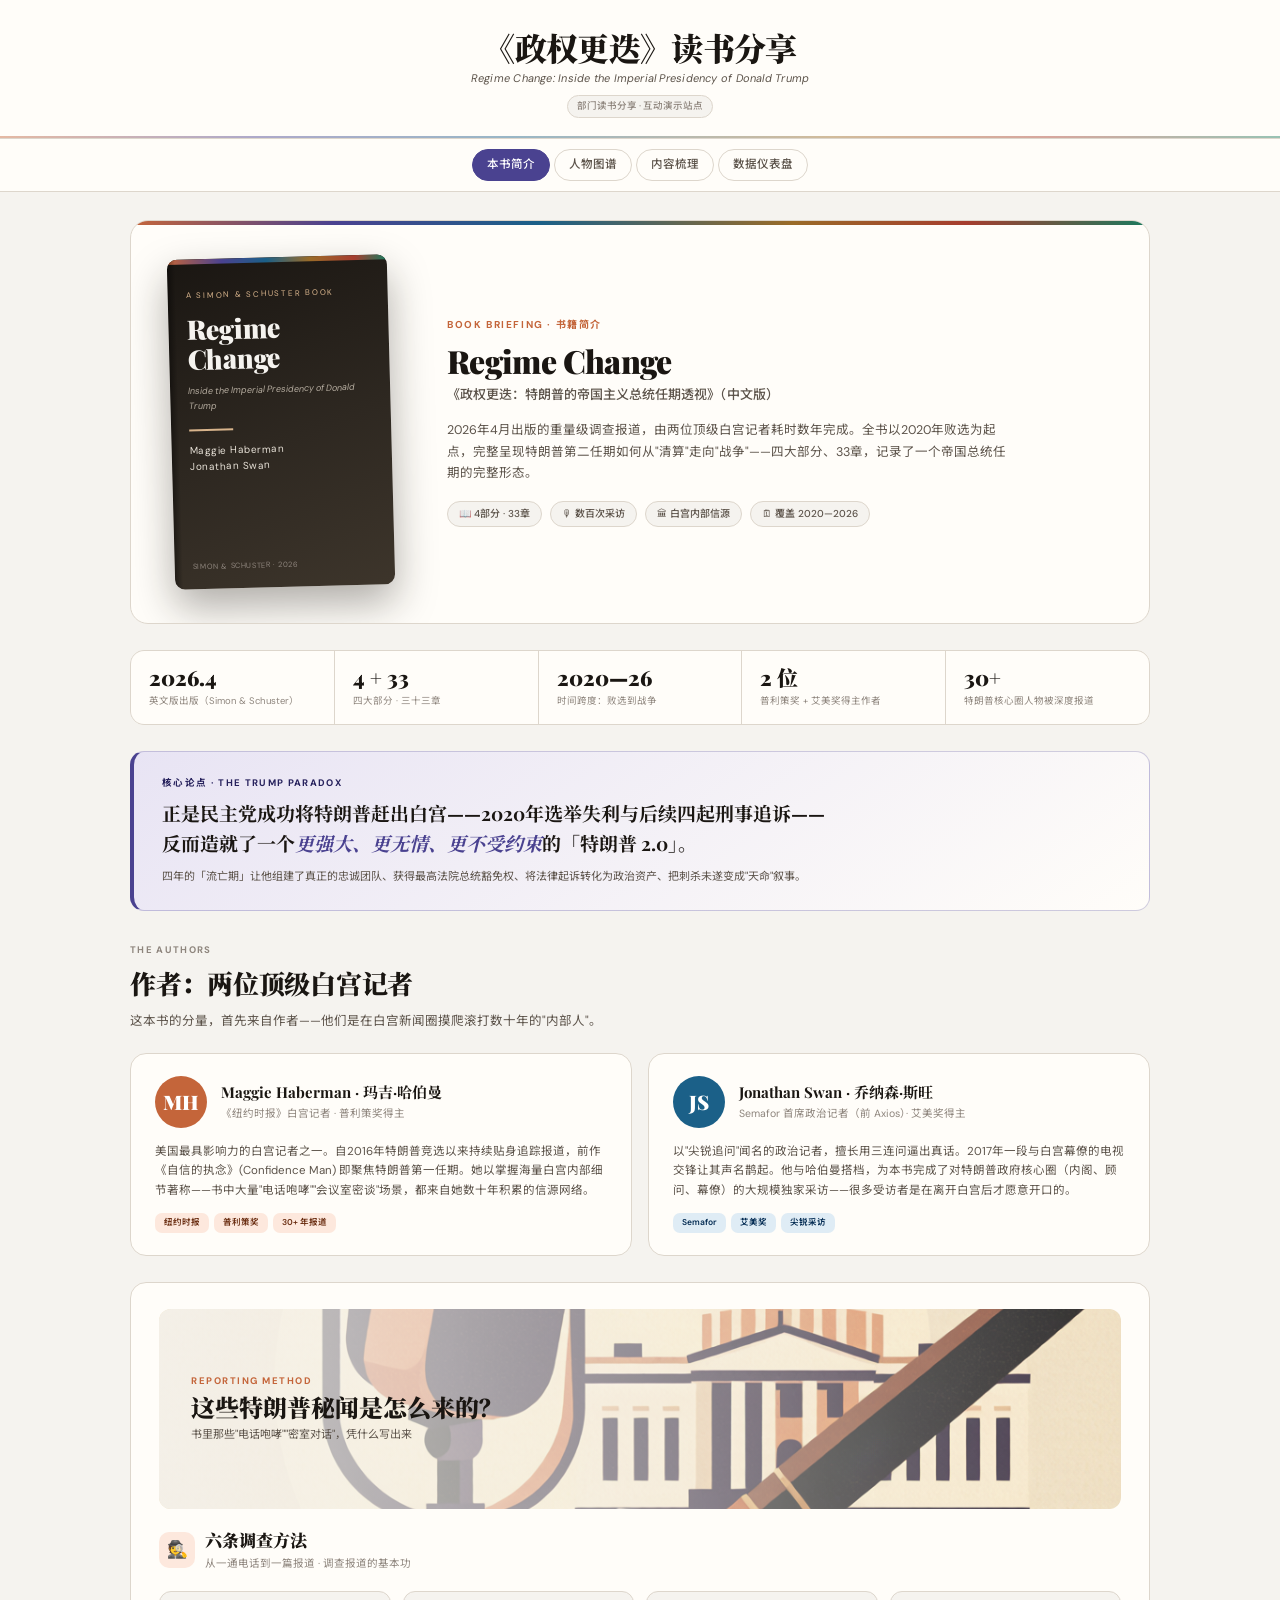
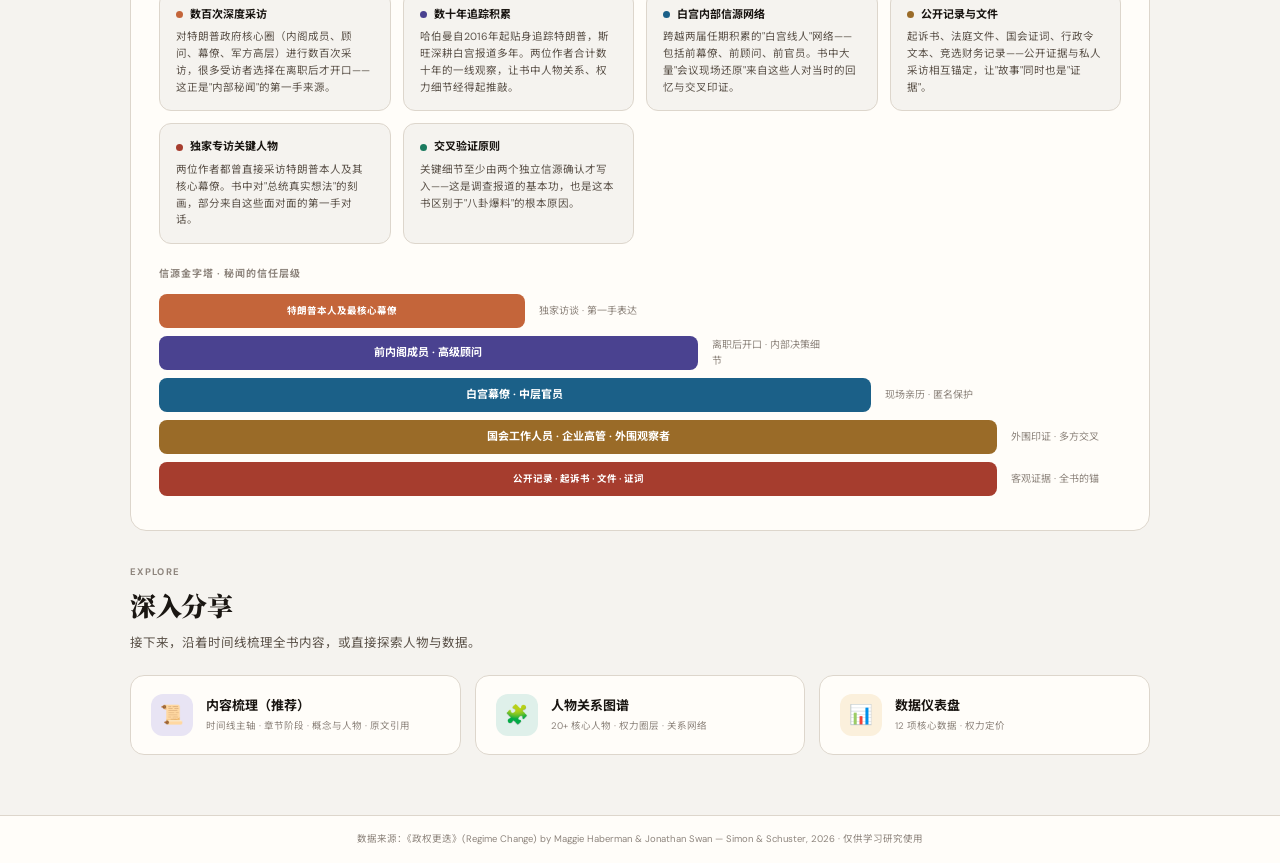
<file: index.html>
<!DOCTYPE html>
<html lang="zh-CN">
<head>
<meta charset="UTF-8">
<meta name="viewport" content="width=device-width, initial-scale=1.0">
<title>《政权更迭》书籍简介</title>
<link rel="preconnect" href="https://fonts.googleapis.com">
<link href="https://fonts.googleapis.com/css2?family=Playfair+Display:wght@500;700;900&family=Noto+Sans+SC:wght@400;500;700&family=Noto+Serif+SC:wght@600;900&family=DM+Sans:ital,wght@0,400;0,500;0,700;1,400&display=swap" rel="stylesheet">
<link rel="stylesheet" href="shared.css">
<style>
  /* ===== HERO ===== */
  .hero {
    display: grid;
    grid-template-columns: 240px 1fr;
    gap: 36px;
    align-items: center;
    background: var(--surface-card);
    border: 1px solid var(--border-light);
    border-radius: 18px;
    padding: 36px 40px;
    margin-bottom: 26px;
    position: relative;
    overflow: hidden;
  }
  .hero::before {
    content: '';
    position: absolute; top: 0; left: 0; right: 0;
    height: 4px;
    background: linear-gradient(90deg, var(--c-trump), var(--c-loyal) 20%, var(--c-cab) 40%, var(--c-tech) 65%, var(--c-enemy) 82%, var(--c-war));
  }

  /* Book cover mockup */
  .book-cover {
    width: 220px; height: 330px;
    background: linear-gradient(160deg, #1A1612 0%, #2E2821 55%, #3D352B 100%);
    border-radius: 10px;
    box-shadow: 0 18px 40px rgba(26,22,18,.35);
    position: relative;
    padding: 22px 18px;
    color: #F5F3EF;
    overflow: hidden;
    transform: rotate(-1.5deg);
    transition: transform .4s var(--ease-out-quart);
  }
  .book-cover:hover { transform: rotate(0) translateY(-4px); }
  .bc-spine { position: absolute; left: 0; top: 0; bottom: 0; width: 8px; background: linear-gradient(90deg, rgba(0,0,0,.4), rgba(0,0,0,0)); }
  .bc-band { position: absolute; top: 0; left: 0; right: 0; height: 5px; background: linear-gradient(90deg, var(--c-trump), var(--c-loyal) 25%, var(--c-cab) 45%, var(--c-tech) 65%, var(--c-enemy) 85%, var(--c-war)); }
  .bc-kicker { font-size: 8px; letter-spacing: .22em; color: #D8B48C; text-transform: uppercase; margin-top: 8px; }
  .bc-title { font-family: var(--font-serif); font-size: 27px; font-weight: 900; line-height: 1.12; margin-top: 12px; letter-spacing: -.01em; }
  .bc-sub { font-size: 9px; color: #B5AC9F; margin-top: 10px; line-height: 1.6; font-style: italic; }
  .bc-rule { width: 44px; height: 2px; background: #D8B48C; margin: 16px 0 12px; }
  .bc-authors { font-size: 10px; color: #E8E2D8; letter-spacing: .05em; }
  .bc-meta { position: absolute; bottom: 16px; left: 18px; right: 18px; font-size: 7.5px; color: #8E857D; letter-spacing: .08em; text-transform: uppercase; }

  .hero-kicker { font-size: 10px; font-weight: 700; letter-spacing: .16em; color: var(--c-trump); text-transform: uppercase; margin-bottom: 10px; }
  .hero-title-en { font-family: var(--font-serif); font-size: clamp(22px, 2.8vw, 32px); font-weight: 900; letter-spacing: -.02em; color: var(--text-primary); line-height: 1.1; }
  .hero-title-zh { font-size: 13px; color: var(--text-secondary); margin-top: 7px; font-weight: 500; }
  .hero-blurb { font-size: 12.5px; color: var(--text-secondary); margin-top: 14px; line-height: 1.75; max-width: 560px; }
  .hero-meta { display: flex; gap: 8px; flex-wrap: wrap; margin-top: 16px; }
  .hm-tag { font-size: 10px; padding: 4px 11px; border-radius: 14px; background: var(--surface-base); border: 1px solid var(--border-light); color: var(--text-secondary); font-weight: 500; }

  /* ===== FACT STRIP ===== */
  .fact-strip {
    display: grid;
    grid-template-columns: repeat(auto-fit, minmax(160px, 1fr));
    gap: 1px;
    background: var(--border-light);
    border: 1px solid var(--border-light);
    border-radius: 14px;
    overflow: hidden;
    margin-bottom: 26px;
  }
  .fact-item { background: var(--surface-card); padding: 16px 18px; }
  .fact-num { font-family: var(--font-serif); font-size: 21px; font-weight: 900; color: var(--text-primary); line-height: 1; }
  .fact-label { font-size: 9.5px; color: var(--text-tertiary); margin-top: 6px; line-height: 1.5; }

  /* ===== CORE THESIS ===== */
  .thesis {
    background: linear-gradient(145deg, var(--c-loyal-bg), var(--surface-card));
    border: 1px solid rgba(74,66,144,.25);
    border-left: 4px solid var(--c-loyal);
    border-radius: 14px;
    padding: 24px 28px;
    margin-bottom: 32px;
  }
  .thesis-label { font-size: 9.5px; font-weight: 700; letter-spacing: .14em; color: var(--c-loyal-dark); text-transform: uppercase; margin-bottom: 8px; }
  .thesis-text { font-family: var(--font-serif); font-size: clamp(15px, 1.9vw, 19px); font-weight: 700; line-height: 1.55; color: var(--text-primary); }
  .thesis-text em { font-style: italic; color: var(--c-loyal); }
  .thesis-note { font-size: 11px; color: var(--text-secondary); margin-top: 10px; }

  /* ===== AUTHORS (enriched) ===== */
  .author-grid { display: grid; grid-template-columns: repeat(auto-fit, minmax(320px, 1fr)); gap: 16px; }
  .author-card {
    background: var(--surface-card);
    border: 1px solid var(--border-light);
    border-radius: 16px;
    padding: 22px 24px;
    transition: all .3s var(--ease-out-quart);
  }
  .author-card:hover { box-shadow: var(--shadow-lg); transform: translateY(-3px); }
  .ac-head { display: flex; gap: 14px; align-items: center; margin-bottom: 14px; }
  .ac-avatar {
    width: 52px; height: 52px; border-radius: 50%;
    display: flex; align-items: center; justify-content: center;
    font-family: var(--font-serif); font-size: 20px; font-weight: 900;
    color: #fff; flex-shrink: 0;
  }
  .ac-name { font-size: 15px; font-weight: 700; font-family: var(--font-serif); }
  .ac-org { font-size: 10.5px; color: var(--text-tertiary); margin-top: 2px; }
  .ac-bio { font-size: 11.5px; color: var(--text-secondary); line-height: 1.72; }
  .ac-tags { display: flex; gap: 5px; flex-wrap: wrap; margin-top: 12px; }
  .ac-tag { font-size: 8.5px; font-weight: 600; padding: 3px 9px; border-radius: 7px; }

  /* ===== REPORTING METHOD (how the scoops came) ===== */
  .method {
    background: var(--surface-card);
    border: 1px solid var(--border-light);
    border-radius: 16px;
    padding: 26px 28px;
    margin-top: 26px;
  }
  /* Banner image */
  .method-banner {
    position: relative;
    border-radius: 12px;
    overflow: hidden;
    height: 200px;
    background: var(--surface-base);
  }
  .method-banner-img { width: 100%; height: 100%; object-fit: cover; display: block; }
  .method-banner-overlay {
    position: absolute; inset: 0;
    display: flex; flex-direction: column; justify-content: center;
    padding: 0 32px;
    background: linear-gradient(90deg, rgba(245,243,239,.85) 0%, rgba(245,243,239,.55) 50%, rgba(245,243,239,.15) 100%);
  }
  .mb-kicker { font-size: 9.5px; font-weight: 700; letter-spacing: .16em; color: var(--c-trump); text-transform: uppercase; }
  .mb-title { font-family: var(--font-serif); font-size: clamp(18px, 2.2vw, 24px); font-weight: 900; color: var(--text-primary); margin-top: 4px; line-height: 1.18; max-width: 480px; }
  .mb-sub { font-size: 11px; color: var(--text-secondary); margin-top: 4px; max-width: 420px; }
  @media (max-width: 720px) {
    .method-banner { height: 160px; }
    .method-banner-overlay { padding: 0 18px; }
  }
  .method-head { display: flex; align-items: center; gap: 10px; margin-bottom: 18px; }
  .method-icon { width: 36px; height: 36px; border-radius: 10px; background: var(--c-trump-bg); display: flex; align-items: center; justify-content: center; font-size: 17px; }
  .method-title { font-family: var(--font-serif); font-size: 17px; font-weight: 900; }
  .method-sub { font-size: 10.5px; color: var(--text-tertiary); margin-top: 2px; }

  .method-grid { display: grid; grid-template-columns: repeat(auto-fit, minmax(220px, 1fr)); gap: 12px; }
  .method-card {
    border: 1px solid var(--border-light);
    border-radius: 12px;
    padding: 14px 16px;
    background: var(--surface-base);
  }
  .mc-label { font-size: 11px; font-weight: 700; color: var(--text-primary); display: flex; align-items: center; gap: 7px; }
  .mc-dot { width: 7px; height: 7px; border-radius: 50%; flex-shrink: 0; }
  .mc-desc { font-size: 10.5px; color: var(--text-secondary); margin-top: 6px; line-height: 1.6; }

  /* Source pyramid */
  .pyramid { margin-top: 22px; }
  .pyramid-title { font-size: 10px; font-weight: 700; letter-spacing: .1em; color: var(--text-tertiary); text-transform: uppercase; margin-bottom: 12px; }
  .py-row {
    display: flex; align-items: center; gap: 14px;
    margin-bottom: 8px;
  }
  .py-bar {
    height: 34px; border-radius: 8px;
    display: flex; align-items: center; justify-content: center;
    font-size: 11px; font-weight: 700; color: #fff;
    white-space: nowrap; overflow: hidden;
    transition: all .3s var(--ease-out-quart);
  }
  .py-bar:hover { filter: brightness(1.1); }
  .py-note { font-size: 10px; color: var(--text-tertiary); flex-shrink: 0; width: 110px; }

  /* ===== MODULE NAV (simplified, at bottom) ===== */
  .module-nav { margin-top: 34px; }
  .mn-grid { display: grid; grid-template-columns: repeat(auto-fit, minmax(220px, 1fr)); gap: 14px; }
  .mn-card {
    display: flex; align-items: center; gap: 13px;
    text-decoration: none;
    background: var(--surface-card);
    border: 1px solid var(--border-light);
    border-radius: 14px;
    padding: 18px 20px;
    color: var(--text-primary);
    transition: all .3s var(--ease-out-quart);
  }
  .mn-card:hover { transform: translateY(-3px); box-shadow: var(--shadow-lg); border-color: var(--border-mid); }
  .mn-icon { width: 42px; height: 42px; border-radius: 12px; display: flex; align-items: center; justify-content: center; font-size: 19px; flex-shrink: 0; }
  .mn-title { font-size: 13px; font-weight: 700; }
  .mn-desc { font-size: 9.5px; color: var(--text-tertiary); margin-top: 2px; }
  .mn-arrow { margin-left: auto; color: var(--text-tertiary); font-size: 15px; opacity: 0; transform: translateX(-5px); transition: all .3s var(--ease-out-quart); }
  .mn-card:hover .mn-arrow { opacity: 1; transform: translateX(0); }

  @media (max-width: 760px) {
    .hero { grid-template-columns: 1fr; }
    .book-cover { width: 180px; height: 270px; margin: 0 auto; }
  }
</style>
</head>
<body>

<header class="site-header">
  <h1 class="site-title">《政权更迭》读书分享</h1>
  <p class="site-subtitle">Regime Change: Inside the Imperial Presidency of Donald Trump</p>
  <div class="site-meta">
    <span class="meta-tag">部门读书分享 · 互动演示站点</span>
  </div>
</header>

<nav class="nav-bar">
  <a class="nav-link active" href="index.html">本书简介</a>
  <a class="nav-link" href="人物图谱.html">人物图谱</a>
  <a class="nav-link" href="story.html">内容梳理</a>
  <a class="nav-link" href="data.html">数据仪表盘</a>
</nav>

<div class="page">

  <!-- HERO + BOOK INTRO -->
  <section class="hero fade-up">
    <div class="book-cover">
      <div class="bc-band"></div>
      <div class="bc-spine"></div>
      <div class="bc-kicker">A Simon &amp; Schuster Book</div>
      <div class="bc-title">Regime Change</div>
      <div class="bc-sub">Inside the Imperial Presidency of Donald Trump</div>
      <div class="bc-rule"></div>
      <div class="bc-authors">Maggie Haberman<br>Jonathan Swan</div>
      <div class="bc-meta">SIMON &amp; SCHUSTER · 2026</div>
    </div>
    <div>
      <div class="hero-kicker">Book Briefing · 书籍简介</div>
      <div class="hero-title-en">Regime Change</div>
      <div class="hero-title-zh">《政权更迭：特朗普的帝国主义总统任期透视》（中文版）</div>
      <div class="hero-blurb">
        2026年4月出版的重量级调查报道，由两位顶级白宫记者耗时数年完成。全书以2020年败选为起点，完整呈现特朗普第二任期如何从"清算"走向"战争"——四大部分、33章，记录了一个帝国总统任期的完整形态。
      </div>
      <div class="hero-meta">
        <span class="hm-tag">📖 4部分 · 33章</span>
        <span class="hm-tag">🎙 数百次采访</span>
        <span class="hm-tag">🏛 白宫内部信源</span>
        <span class="hm-tag">🗓 覆盖 2020—2026</span>
      </div>
    </div>
  </section>

  <!-- FACT STRIP -->
  <div class="fact-strip fade-up d-1">
    <div class="fact-item"><div class="fact-num">2026.4</div><div class="fact-label">英文版出版（Simon &amp; Schuster）</div></div>
    <div class="fact-item"><div class="fact-num">4 + 33</div><div class="fact-label">四大部分 · 三十三章</div></div>
    <div class="fact-item"><div class="fact-num">2020—26</div><div class="fact-label">时间跨度：败选到战争</div></div>
    <div class="fact-item"><div class="fact-num">2 位</div><div class="fact-label">普利策奖 + 艾美奖得主作者</div></div>
    <div class="fact-item"><div class="fact-num">30+</div><div class="fact-label">特朗普核心圈人物被深度报道</div></div>
  </div>

  <!-- CORE THESIS -->
  <section class="thesis fade-up d-2">
    <div class="thesis-label">核心论点 · The Trump Paradox</div>
    <div class="thesis-text">
      正是民主党成功将特朗普赶出白宫——2020年选举失利与后续四起刑事追诉——<br>
      反而造就了一个<em>更强大、更无情、更不受约束</em>的「特朗普 2.0」。
    </div>
    <div class="thesis-note">四年的「流亡期」让他组建了真正的忠诚团队、获得最高法院总统豁免权、将法律起诉转化为政治资产、把刺杀未遂变成"天命"叙事。</div>
  </section>

  <!-- AUTHORS -->
  <div class="sec-head fade-up d-2">
    <div class="sec-eyebrow">The Authors</div>
    <div class="sec-title">作者：两位顶级白宫记者</div>
    <div class="sec-desc">这本书的分量，首先来自作者——他们是在白宫新闻圈摸爬滚打数十年的"内部人"。</div>
  </div>

  <div class="author-grid fade-up d-3">
    <div class="author-card">
      <div class="ac-head">
        <div class="ac-avatar" style="background:var(--c-trump)">MH</div>
        <div>
          <div class="ac-name">Maggie Haberman · 玛吉·哈伯曼</div>
          <div class="ac-org">《纽约时报》白宫记者 · 普利策奖得主</div>
        </div>
      </div>
      <div class="ac-bio">
        美国最具影响力的白宫记者之一。自2016年特朗普竞选以来持续贴身追踪报道，前作《自信的执念》(Confidence Man) 即聚焦特朗普第一任期。她以掌握海量白宫内部细节著称——书中大量"电话咆哮""会议室密谈"场景，都来自她数十年积累的信源网络。
      </div>
      <div class="ac-tags">
        <span class="ac-tag" style="background:var(--c-trump-bg);color:var(--c-trump-dark)">纽约时报</span>
        <span class="ac-tag" style="background:var(--c-trump-bg);color:var(--c-trump-dark)">普利策奖</span>
        <span class="ac-tag" style="background:var(--c-trump-bg);color:var(--c-trump-dark)">30+ 年报道</span>
      </div>
    </div>
    <div class="author-card">
      <div class="ac-head">
        <div class="ac-avatar" style="background:var(--c-cab)">JS</div>
        <div>
          <div class="ac-name">Jonathan Swan · 乔纳森·斯旺</div>
          <div class="ac-org">Semafor 首席政治记者（前 Axios）· 艾美奖得主</div>
        </div>
      </div>
      <div class="ac-bio">
        以"尖锐追问"闻名的政治记者，擅长用三连问逼出真话。2017年一段与白宫幕僚的电视交锋让其声名鹊起。他与哈伯曼搭档，为本书完成了对特朗普政府核心圈（内阁、顾问、幕僚）的大规模独家采访——很多受访者是在离开白宫后才愿意开口的。
      </div>
      <div class="ac-tags">
        <span class="ac-tag" style="background:var(--c-cab-bg);color:var(--c-cab-dark)">Semafor</span>
        <span class="ac-tag" style="background:var(--c-cab-bg);color:var(--c-cab-dark)">艾美奖</span>
        <span class="ac-tag" style="background:var(--c-cab-bg);color:var(--c-cab-dark)">尖锐采访</span>
      </div>
    </div>
  </div>

  <!-- REPORTING METHOD -->
  <div class="method fade-up d-4">
    <div class="method-banner">
      <img class="method-banner-img" src="assets/Editorial_illustration_in_warm_2026-08-04T02-57-50.png" alt="调查记者的工具：录音机、钢笔、白宫"/>
      <div class="method-banner-overlay">
        <div class="mb-kicker">Reporting Method</div>
        <div class="mb-title">这些特朗普秘闻是怎么来的？</div>
        <div class="mb-sub">书里那些"电话咆哮""密室对话"，凭什么写出来</div>
      </div>
    </div>

    <div class="method-head" style="margin-top:18px">
      <div class="method-icon">🕵️</div>
      <div>
        <div class="method-title">六条调查方法</div>
        <div class="method-sub">从一通电话到一篇报道 · 调查报道的基本功</div>
      </div>
    </div>

    <div class="method-grid">
      <div class="method-card">
        <div class="mc-label"><span class="mc-dot" style="background:var(--c-trump)"></span>数百次深度采访</div>
        <div class="mc-desc">对特朗普政府核心圈（内阁成员、顾问、幕僚、军方高层）进行数百次采访，很多受访者选择在离职后才开口——这正是"内部秘闻"的第一手来源。</div>
      </div>
      <div class="method-card">
        <div class="mc-label"><span class="mc-dot" style="background:var(--c-loyal)"></span>数十年追踪积累</div>
        <div class="mc-desc">哈伯曼自2016年起贴身追踪特朗普，斯旺深耕白宫报道多年。两位作者合计数十年的一线观察，让书中人物关系、权力细节经得起推敲。</div>
      </div>
      <div class="method-card">
        <div class="mc-label"><span class="mc-dot" style="background:var(--c-cab)"></span>白宫内部信源网络</div>
        <div class="mc-desc">跨越两届任期积累的"白宫线人"网络——包括前幕僚、前顾问、前官员。书中大量"会议现场还原"来自这些人对当时的回忆与交叉印证。</div>
      </div>
      <div class="method-card">
        <div class="mc-label"><span class="mc-dot" style="background:var(--c-tech)"></span>公开记录与文件</div>
        <div class="mc-desc">起诉书、法庭文件、国会证词、行政令文本、竞选财务记录——公开证据与私人采访相互锚定，让"故事"同时也是"证据"。</div>
      </div>
      <div class="method-card">
        <div class="mc-label"><span class="mc-dot" style="background:var(--c-enemy)"></span>独家专访关键人物</div>
        <div class="mc-desc">两位作者都曾直接采访特朗普本人及其核心幕僚。书中对"总统真实想法"的刻画，部分来自这些面对面的第一手对话。</div>
      </div>
      <div class="method-card">
        <div class="mc-label"><span class="mc-dot" style="background:var(--c-war)"></span>交叉验证原则</div>
        <div class="mc-desc">关键细节至少由两个独立信源确认才写入——这是调查报道的基本功，也是这本书区别于"八卦爆料"的根本原因。</div>
      </div>
    </div>

    <!-- Source pyramid -->
    <div class="pyramid">
      <div class="pyramid-title">信源金字塔 · 秘闻的信任层级</div>
      <div class="py-row">
        <div class="py-bar" style="width:38%; background:var(--c-trump); font-size:9.5px">特朗普本人及最核心幕僚</div>
        <div class="py-note">独家访谈 · 第一手表达</div>
      </div>
      <div class="py-row">
        <div class="py-bar" style="width:56%; background:var(--c-loyal)">前内阁成员 · 高级顾问</div>
        <div class="py-note">离职后开口 · 内部决策细节</div>
      </div>
      <div class="py-row">
        <div class="py-bar" style="width:74%; background:var(--c-cab)">白宫幕僚 · 中层官员</div>
        <div class="py-note">现场亲历 · 匿名保护</div>
      </div>
      <div class="py-row">
        <div class="py-bar" style="width:92%; background:var(--c-tech)">国会工作人员 · 企业高管 · 外围观察者</div>
        <div class="py-note">外围印证 · 多方交叉</div>
      </div>
      <div class="py-row">
        <div class="py-bar" style="width:100%; background:var(--c-enemy); font-size:9.5px">公开记录 · 起诉书 · 文件 · 证词</div>
        <div class="py-note">客观证据 · 全书的锚</div>
      </div>
    </div>
  </div>

  <!-- MODULE NAV (simplified) -->
  <div class="module-nav fade-up d-5">
    <div class="sec-head">
      <div class="sec-eyebrow">Explore</div>
      <div class="sec-title">深入分享</div>
      <div class="sec-desc">接下来，沿着时间线梳理全书内容，或直接探索人物与数据。</div>
    </div>
    <div class="mn-grid">
      <a class="mn-card" href="story.html">
        <div class="mn-icon" style="background:var(--c-loyal-bg)">📜</div>
        <div>
          <div class="mn-title">内容梳理（推荐）</div>
          <div class="mn-desc">时间线主轴 · 章节阶段 · 概念与人物 · 原文引用</div>
        </div>
        <span class="mn-arrow">→</span>
      </a>
      <a class="mn-card" href="人物图谱.html">
        <div class="mn-icon" style="background:var(--c-war-bg)">🧩</div>
        <div>
          <div class="mn-title">人物关系图谱</div>
          <div class="mn-desc">20+ 核心人物 · 权力圈层 · 关系网络</div>
        </div>
        <span class="mn-arrow">→</span>
      </a>
      <a class="mn-card" href="data.html">
        <div class="mn-icon" style="background:var(--c-tech-bg)">📊</div>
        <div>
          <div class="mn-title">数据仪表盘</div>
          <div class="mn-desc">12 项核心数据 · 权力定价</div>
        </div>
        <span class="mn-arrow">→</span>
      </a>
    </div>
  </div>

</div>

<footer class="site-footer">
  数据来源：《政权更迭》(Regime Change) by Maggie Haberman &amp; Jonathan Swan — Simon &amp; Schuster, 2026 · 仅供学习研究使用
</footer>

</body>
</html>
</file>
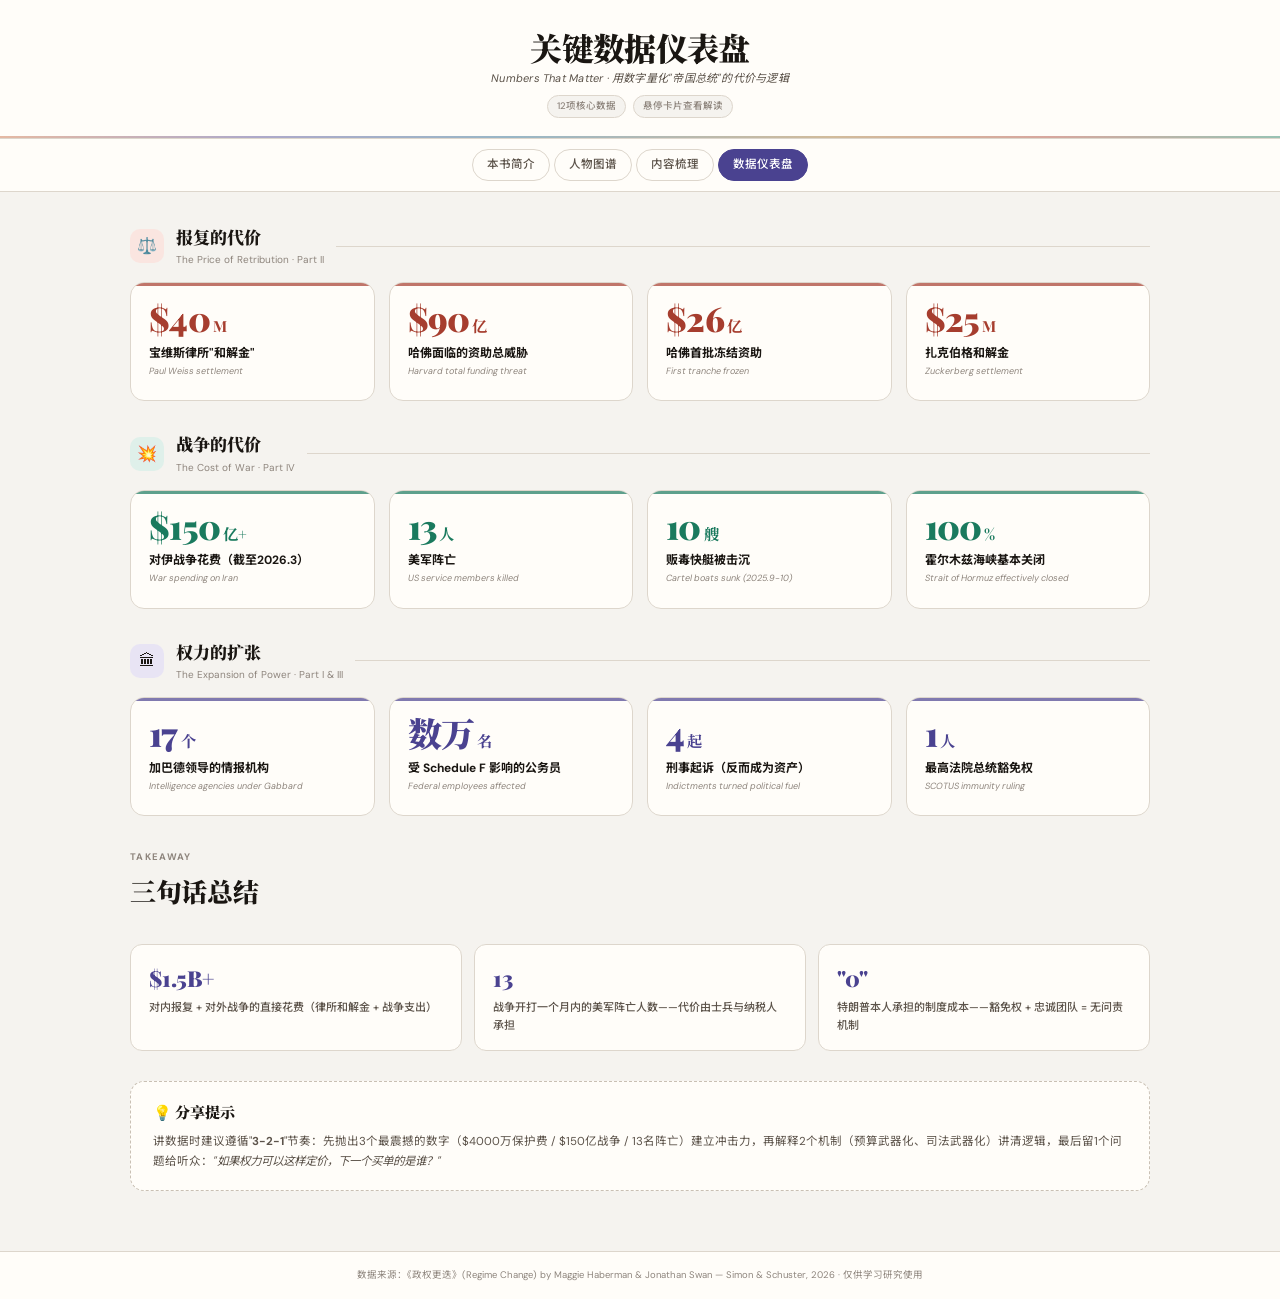
<file: data.html>
<!DOCTYPE html>
<html lang="zh-CN">
<head>
<meta charset="UTF-8">
<meta name="viewport" content="width=device-width, initial-scale=1.0">
<title>关键数据仪表盘 · 《政权更迭》</title>
<link rel="preconnect" href="https://fonts.googleapis.com">
<link href="https://fonts.googleapis.com/css2?family=Playfair+Display:wght@500;700;900&family=Noto+Sans+SC:wght@400;500;700&family=Noto+Serif+SC:wght@600;900&family=DM+Sans:ital,wght@0,400;0,500;0,700;1,400&display=swap" rel="stylesheet">
<link rel="stylesheet" href="shared.css">
<style>
  /* ===== CATEGORY HEADER ===== */
  .cat-head {
    display: flex; align-items: center; gap: 12px;
    margin: 30px 0 14px;
  }
  .cat-head:first-of-type { margin-top: 4px; }
  .cat-icon { width: 34px; height: 34px; border-radius: 10px; display: flex; align-items: center; justify-content: center; font-size: 16px; }
  .cat-title { font-family: var(--font-serif); font-size: 17px; font-weight: 900; }
  .cat-sub { font-size: 10px; color: var(--text-tertiary); margin-top: 1px; }
  .cat-line { flex: 1; height: 1px; background: var(--border-light); }

  /* ===== DATA GRID ===== */
  .data-grid {
    display: grid;
    grid-template-columns: repeat(auto-fit, minmax(220px, 1fr));
    gap: 14px;
  }
  .data-card {
    background: var(--surface-card);
    border: 1px solid var(--border-light);
    border-radius: 14px;
    padding: 18px 18px 14px;
    position: relative;
    overflow: hidden;
    transition: all .3s var(--ease-out-quart);
    cursor: default;
  }
  .data-card:hover { transform: translateY(-3px); box-shadow: var(--shadow-lg); }
  .data-card::before {
    content: ''; position: absolute; top: 0; left: 0; right: 0;
    height: 3px; opacity: .7;
  }

  .dc-num {
    font-family: var(--font-serif);
    font-size: clamp(26px, 3vw, 34px);
    font-weight: 900; letter-spacing: -.02em;
    line-height: 1.05;
  }
  .dc-num small { font-size: .45em; font-weight: 700; margin-left: 3px; letter-spacing: 0; }
  .dc-label { font-size: 12px; font-weight: 700; margin-top: 7px; }
  .dc-en { font-size: 9px; color: var(--text-tertiary); font-style: italic; margin-top: 1px; }
  .dc-note { font-size: 10px; color: var(--text-secondary); margin-top: 8px; line-height: 1.6; opacity: 0; max-height: 0; transition: all .35s var(--ease-out-quart); }
  .data-card:hover .dc-note { opacity: 1; max-height: 80px; margin-top: 8px; }

  /* Theme accents */
  .dt-retr::before { background: var(--c-enemy); }
  .dt-retr .dc-num { color: var(--c-enemy); }
  .dt-war::before { background: var(--c-war); }
  .dt-war .dc-num { color: var(--c-war); }
  .dt-power::before { background: var(--c-loyal); }
  .dt-power .dc-num { color: var(--c-loyal); }
  .dt-money::before { background: var(--c-tech); }
  .dt-money .dc-num { color: var(--c-tech); }

  /* ===== SUMMARY BAND ===== */
  .summary-band {
    display: grid;
    grid-template-columns: repeat(auto-fit, minmax(200px, 1fr));
    gap: 12px; margin-top: 32px;
  }
  .sum-item {
    background: var(--surface-card);
    border: 1px solid var(--border-light);
    border-radius: 12px;
    padding: 16px 18px;
  }
  .sum-num { font-family: var(--font-serif); font-size: 22px; font-weight: 900; color: var(--c-loyal); }
  .sum-label { font-size: 11px; color: var(--text-secondary); margin-top: 3px; font-weight: 500; }

  /* ===== METHOD NOTE ===== */
  .method-note {
    background: var(--surface-card);
    border: 1px dashed var(--border-mid);
    border-radius: 14px; padding: 18px 22px; margin-top: 30px;
  }
  .method-note h3 { font-family: var(--font-serif); font-size: 15px; font-weight: 900; margin-bottom: 8px; }
  .method-note p { font-size: 11.5px; color: var(--text-secondary); line-height: 1.7; }
</style>
</head>
<body>

<header class="site-header">
  <h1 class="site-title">关键数据仪表盘</h1>
  <p class="site-subtitle">Numbers That Matter · 用数字量化"帝国总统"的代价与逻辑</p>
  <div class="site-meta">
    <span class="meta-tag">12项核心数据</span>
    <span class="meta-tag">悬停卡片查看解读</span>
  </div>
</header>

<nav class="nav-bar">
  <a class="nav-link" href="index.html">本书简介</a>
  <a class="nav-link" href="人物图谱.html">人物图谱</a>
  <a class="nav-link" href="story.html">内容梳理</a>
  <a class="nav-link active" href="data.html">数据仪表盘</a>
</nav>

<div class="page">

  <!-- CATEGORY: RETRIBUTION -->
  <div class="cat-head fade-up">
    <div class="cat-icon" style="background:var(--c-enemy-bg)">⚖️</div>
    <div>
      <div class="cat-title">报复的代价</div>
      <div class="cat-sub">The Price of Retribution · Part II</div>
    </div>
    <div class="cat-line"></div>
  </div>

  <div class="data-grid">
    <div class="data-card dt-retr fade-up d-1">
      <div class="dc-num">$40<small>M</small></div>
      <div class="dc-label">宝维斯律所"和解金"</div>
      <div class="dc-en">Paul Weiss settlement</div>
      <div class="dc-note">被行政令威胁客户业务后，被迫承诺$4000万"公益法律服务"——书中称之为"现代版保护费"(extortion money)。</div>
    </div>
    <div class="data-card dt-retr fade-up d-2">
      <div class="dc-num">$90<small>亿</small></div>
      <div class="dc-label">哈佛面临的资助总威胁</div>
      <div class="dc-en">Harvard total funding threat</div>
      <div class="dc-note">在冻结$26亿之后，Trump政府威胁取消总额高达$90亿的联邦资助，并吊销免税资格——预算武器化的极致。</div>
    </div>
    <div class="data-card dt-retr fade-up d-3">
      <div class="dc-num">$26<small>亿</small></div>
      <div class="dc-label">哈佛首批冻结资助</div>
      <div class="dc-en">First tranche frozen</div>
      <div class="dc-note">冻结发生在2025上半年，哈佛随后提起诉讼反击——成为机构对抗的标杆案例。</div>
    </div>
    <div class="data-card dt-retr fade-up d-4">
      <div class="dc-num">$25<small>M</small></div>
      <div class="dc-label">扎克伯格和解金</div>
      <div class="dc-en">Zuckerberg settlement</div>
      <div class="dc-note">Meta为修复关系支付的诉讼和解金，叠加主动赴Mar-a-Lago"朝贡"——商业利益压倒一切。</div>
    </div>
  </div>

  <!-- CATEGORY: WAR -->
  <div class="cat-head fade-up d-2">
    <div class="cat-icon" style="background:var(--c-war-bg)">💥</div>
    <div>
      <div class="cat-title">战争的代价</div>
      <div class="cat-sub">The Cost of War · Part IV</div>
    </div>
    <div class="cat-line"></div>
  </div>

  <div class="data-grid">
    <div class="data-card dt-war fade-up d-2">
      <div class="dc-num">$150<small>亿+</small></div>
      <div class="dc-label">对伊战争花费（截至2026.3）</div>
      <div class="dc-en">War spending on Iran</div>
      <div class="dc-note">开战仅一个月即烧掉$150亿+。"史诗怒火"(Operation Epic Wrath)——连战争的名字都是表演性的。</div>
    </div>
    <div class="data-card dt-war fade-up d-3">
      <div class="dc-num">13<small>人</small></div>
      <div class="dc-label">美军阵亡</div>
      <div class="dc-en">US service members killed</div>
      <div class="dc-note">截至2026年3月已有13名美军阵亡、200+人受伤——这是Trump公开承认的"代价"。</div>
    </div>
    <div class="data-card dt-war fade-up d-4">
      <div class="dc-num">10<small>艘</small></div>
      <div class="dc-label">贩毒快艇被击沉</div>
      <div class="dc-en">Cartel boats sunk (2025.9-10)</div>
      <div class="dc-note">"炸船行动"中死神无人机+地狱火导弹的战果。幸存者挥手求救仍遭补射——连John Yoo都认为无法无天。</div>
    </div>
    <div class="data-card dt-war fade-up d-5">
      <div class="dc-num">100<small>%</small></div>
      <div class="dc-label">霍尔木兹海峡基本关闭</div>
      <div class="dc-en">Strait of Hormuz effectively closed</div>
      <div class="dc-note">全球最重要的石油运输通道因战事基本关闭，全球油价飙升——战争的外部性外溢到全世界。</div>
    </div>
  </div>

  <!-- CATEGORY: POWER -->
  <div class="cat-head fade-up d-3">
    <div class="cat-icon" style="background:var(--c-loyal-bg)">🏛</div>
    <div>
      <div class="cat-title">权力的扩张</div>
      <div class="cat-sub">The Expansion of Power · Part I & III</div>
    </div>
    <div class="cat-line"></div>
  </div>

  <div class="data-grid">
    <div class="data-card dt-power fade-up d-3">
      <div class="dc-num">17<small>个</small></div>
      <div class="dc-label">加巴德领导的情报机构</div>
      <div class="dc-en">Intelligence agencies under Gabbard</div>
      <div class="dc-note">前民主党众议员转投Trump后掌管美国情报界全部17个机构——史无前例的政治化任命。</div>
    </div>
    <div class="data-card dt-power fade-up d-4">
      <div class="dc-num">数万<small>名</small></div>
      <div class="dc-label">受 Schedule F 影响的公务员</div>
      <div class="dc-en">Federal employees affected</div>
      <div class="dc-note">通过行政令将数万联邦公务员转为政治任命（可随时解雇），叠加DOGE裁员——行政国家的拆除工程。</div>
    </div>
    <div class="data-card dt-power fade-up d-5">
      <div class="dc-num">4<small>起</small></div>
      <div class="dc-label">刑事起诉（反而成为资产）</div>
      <div class="dc-en">Indictments turned political fuel</div>
      <div class="dc-note">四起起诉书成为募捐信，每一次出庭变成政治集会——司法武器化的反向效果。</div>
    </div>
    <div class="data-card dt-power fade-up d-6">
      <div class="dc-num">1<small>人</small></div>
      <div class="dc-label">最高法院总统豁免权</div>
      <div class="dc-en">SCOTUS immunity ruling</div>
      <div class="dc-note">最高法院裁定总统对"官方行为"享有广泛豁免权——为第二任期不受约束的行动提供了法律护身符。</div>
    </div>
  </div>

  <!-- SUMMARY BAND -->
  <div class="sec-head fade-up" style="margin-top:34px">
    <div class="sec-eyebrow">Takeaway</div>
    <div class="sec-title">三句话总结</div>
  </div>

  <div class="summary-band fade-up">
    <div class="sum-item">
      <div class="sum-num">$1.5B+</div>
      <div class="sum-label">对内报复 + 对外战争的直接花费（律所和解金 + 战争支出）</div>
    </div>
    <div class="sum-item">
      <div class="sum-num">13</div>
      <div class="sum-label">战争开打一个月内的美军阵亡人数——代价由士兵与纳税人承担</div>
    </div>
    <div class="sum-item">
      <div class="sum-num">"0"</div>
      <div class="sum-label">特朗普本人承担的制度成本——豁免权 + 忠诚团队 = 无问责机制</div>
    </div>
  </div>

  <div class="method-note fade-up">
    <h3>💡 分享提示</h3>
    <p>讲数据时建议遵循"<strong>3-2-1</strong>"节奏：先抛出3个最震撼的数字（$4000万保护费 / $150亿战争 / 13名阵亡）建立冲击力，再解释2个机制（预算武器化、司法武器化）讲清逻辑，最后留1个问题给听众：<em>"如果权力可以这样定价，下一个买单的是谁？"</em></p>
  </div>

</div>

<footer class="site-footer">
  数据来源：《政权更迭》(Regime Change) by Maggie Haberman &amp; Jonathan Swan — Simon &amp; Schuster, 2026 · 仅供学习研究使用
</footer>

</body>
</html>
</file>
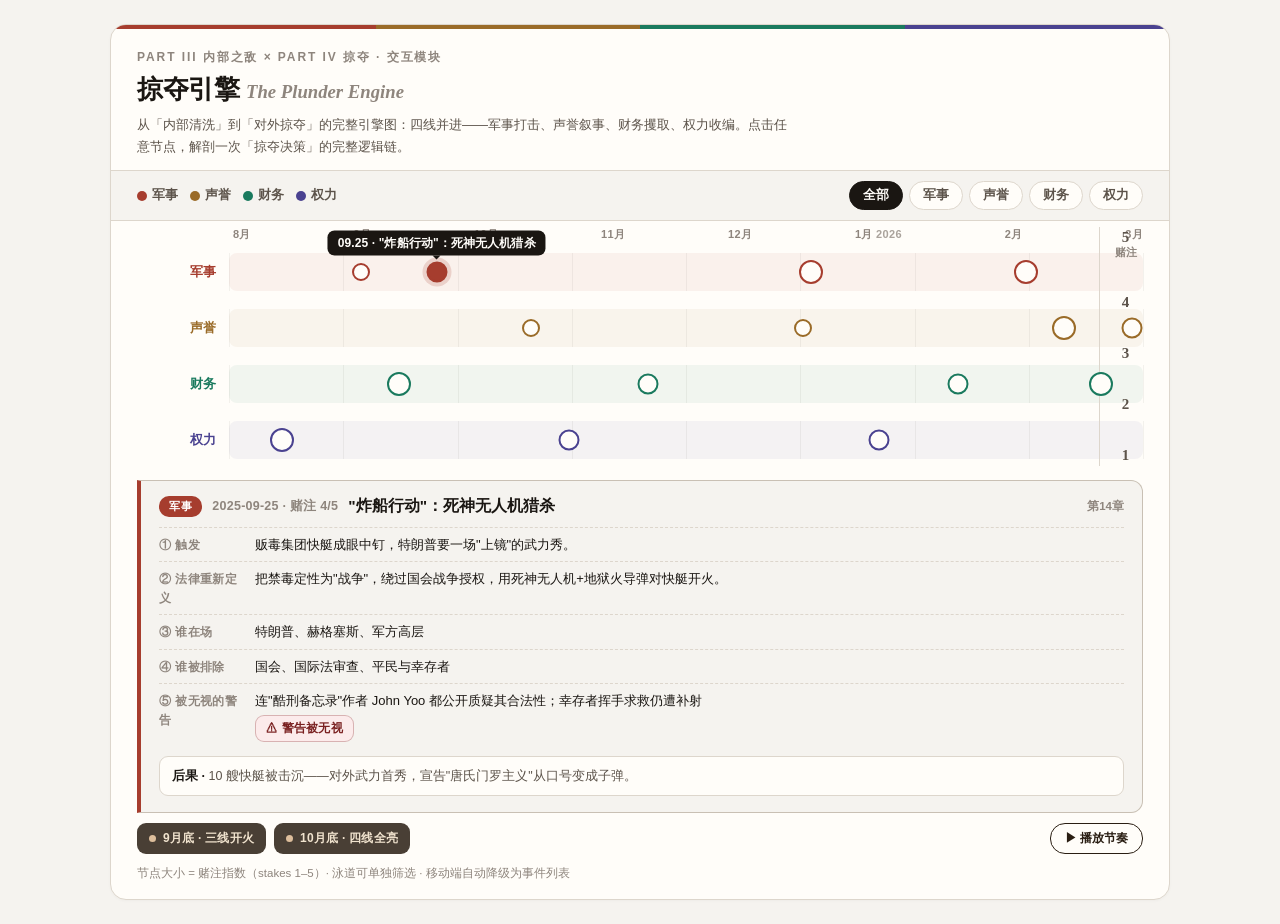
<file: plunder-engine.html>
<!DOCTYPE html>
<html lang="zh-CN">
<head>
<meta charset="UTF-8">
<meta name="viewport" content="width=device-width, initial-scale=1.0">
<title>掠夺引擎 · 交互模块（调试）</title>
<style>
:root {
  --font-serif: 'Playfair Display', 'Noto Serif SC', Georgia, serif;
  --font-sans: 'DM Sans', 'Noto Sans SC', -apple-system, sans-serif;
  --surface-base: #F5F3EF;
  --surface-card: #FFFDF9;
  --surface-deep: #EDE8E0;
  --text-primary: #1A1612;
  --text-secondary: #5C534A;
  --text-tertiary: #8E857D;
  --border-light: #DDD6CC;
  --border-mid: #C9C0B4;
  --shadow-md: 0 4px 14px rgba(26,22,18,.08);
  --ease-out-quart: cubic-bezier(0.25, 1, 0.5, 1);
  --c-trump: #C4653A;
  --c-enemy: #A63D2E;
  --c-loyal: #4A4290;
  --c-war: #1A7A5E;
  --c-tech: #9A6B28;
}
* { box-sizing: border-box; margin: 0; padding: 0; }
body { background: var(--surface-base); font-family: var(--font-sans); color: var(--text-primary); padding: 24px 16px; }
body.test { display: none; }

/* ===== 掠夺引擎模块 ===== */
.pe-module {
  background: var(--surface-card);
  border: 1px solid var(--border-light);
  border-radius: 16px;
  overflow: hidden;
  box-shadow: 0 1px 3px rgba(0,0,0,.03);
  max-width: 1060px;
  margin: 0 auto;
}
.pe-topbar { display: flex; height: 4px; }
.pe-topbar i { flex: 1; }
.pe-head { padding: 20px 26px 12px; }
.pe-kicker { font-size: 12px; font-weight: 700; letter-spacing: .16em; color: var(--text-tertiary); text-transform: uppercase; }
.pe-title { font-family: var(--font-serif); font-size: clamp(20px, 2.4vw, 26px); font-weight: 900; margin-top: 6px; color: var(--text-primary); letter-spacing: -0.01em; }
.pe-title .en { font-size: .72em; color: var(--text-tertiary); font-style: italic; font-weight: 600; margin-left: 6px; letter-spacing: 0; }
.pe-sub { font-size: 13px; color: var(--text-secondary); margin-top: 7px; line-height: 1.7; max-width: 660px; }

/* 图例 + 筛选 */
.pe-bar { display: flex; align-items: center; gap: 14px; flex-wrap: wrap; padding: 10px 26px; border-top: 1px solid var(--border-light); border-bottom: 1px solid var(--border-light); background: var(--surface-base); }
.pe-legend { display: flex; gap: 12px; flex-wrap: wrap; }
.pe-lg { display: flex; align-items: center; gap: 5px; font-size: 12.5px; font-weight: 600; color: var(--text-secondary); cursor: pointer; user-select: none; }
.pe-lg i { width: 10px; height: 10px; border-radius: 50%; display: inline-block; }
.pe-filters { margin-left: auto; display: flex; gap: 6px; flex-wrap: wrap; }
.pe-fbtn {
  font-family: inherit; font-size: 12.5px; font-weight: 600;
  padding: 5px 13px; border-radius: 15px;
  border: 1.5px solid var(--border-light); background: var(--surface-card);
  color: var(--text-secondary); cursor: pointer;
  transition: all .2s var(--ease-out-quart);
}
.pe-fbtn:hover { border-color: var(--c-loyal); color: var(--c-loyal-dark); transform: translateY(-1px); }
.pe-fbtn.on { background: var(--text-primary); border-color: var(--text-primary); color: var(--surface-card); }
.pe-fbtn[data-thread="military"].on { background: #A63D2E; border-color: #A63D2E; }
.pe-fbtn[data-thread="reputation"].on { background: #9A6B28; border-color: #9A6B28; }
.pe-fbtn[data-thread="finance"].on { background: #1A7A5E; border-color: #1A7A5E; }
.pe-fbtn[data-thread="power"].on { background: #4A4290; border-color: #4A4290; }

/* 画布 */
.pe-canvas { position: relative; padding: 6px 26px 4px; }
.pe-marks { display: flex; justify-content: space-between; font-size: 11px; font-weight: 700; color: var(--text-tertiary); letter-spacing: .03em; padding-left: 96px; margin-bottom: 2px; }
.pe-marks .yr { color: var(--text-tertiary); opacity: .75; font-weight: 600; }
.pe-lanes { position: relative; }
.pe-lane { display: flex; align-items: center; height: 56px; }
.pe-lane-label {
  width: 92px; flex-shrink: 0;
  font-size: 13px; font-weight: 800; letter-spacing: .04em;
  text-align: right; padding-right: 12px;
}
.pe-lane-track {
  flex: 1; position: relative; height: 38px;
  border-radius: 8px;
  transition: opacity .3s;
}
.pe-lane.dim { opacity: .14; }
.pe-grid { position: absolute; top: 0; bottom: 0; width: 1px; background: rgba(26,22,18,.05); }
.pe-node {
  position: absolute; top: 50%; transform: translate(-50%, -50%);
  border-radius: 50%;
  background: var(--surface-card);
  border: 2.5px solid;
  cursor: pointer;
  transition: all .22s var(--ease-out-quart);
  z-index: 2;
}
.pe-node:hover { transform: translate(-50%, -50%) scale(1.18); box-shadow: var(--shadow-md); z-index: 5; }
.pe-node.on { background: var(--node-color, #A63D2E); border-color: var(--node-color, #A63D2E); box-shadow: 0 0 0 4px rgba(166,61,46,.18); }
.pe-tip {
  position: absolute; bottom: calc(100% + 8px); left: 50%; transform: translateX(-50%);
  white-space: nowrap;
  font-size: 12px; font-weight: 700;
  background: var(--text-primary); color: var(--surface-card);
  padding: 4px 10px; border-radius: 7px;
  opacity: 0; pointer-events: none;
  transition: opacity .18s;
  z-index: 20;
  letter-spacing: .01em;
}
.pe-tip::after { content: ''; position: absolute; top: 100%; left: 50%; margin-left: -4px; border: 4px solid transparent; border-top-color: var(--text-primary); }
.pe-node:hover .pe-tip { opacity: 1; }
.pe-node.on .pe-tip { opacity: 1; }

/* 赌注刻度 */
.pe-stakes { position: absolute; right: 26px; top: 6px; bottom: 6px; width: 44px; border-left: 1px solid var(--border-light); display: flex; flex-direction: column; justify-content: space-between; align-items: center; padding: 2px 0 2px 8px; }
.pe-stake-lbl { font-size: 10.5px; font-weight: 800; color: var(--text-tertiary); }
.pe-stake-lbl b { display: block; text-align: center; font-family: var(--font-serif); font-size: 15px; color: var(--text-secondary); }

/* 决策解剖面板 */
.pe-panel {
  margin: 8px 26px 6px;
  border: 1px solid var(--border-mid);
  border-left: 4px solid var(--c-enemy);
  border-radius: 0 12px 12px 0;
  background: var(--surface-base);
  padding: 14px 18px 16px;
  transition: border-color .3s;
}
.pe-panel-idle { font-size: 13px; color: var(--text-tertiary); line-height: 1.7; text-align: center; padding: 6px 0; }
.pe-panel-idle b { color: var(--text-secondary); }
.pe-ph { display: flex; align-items: center; gap: 10px; flex-wrap: wrap; margin-bottom: 10px; }
.pe-p-tag { font-size: 11px; font-weight: 800; letter-spacing: .06em; padding: 3px 10px; border-radius: 10px; color: #fff; text-transform: uppercase; }
.pe-p-date { font-size: 12.5px; font-weight: 800; color: var(--text-tertiary); letter-spacing: .02em; }
.pe-p-title { font-size: 15.5px; font-weight: 800; color: var(--text-primary); line-height: 1.4; flex: 1; min-width: 200px; }
.pe-p-chap { font-size: 11.5px; color: var(--text-tertiary); font-weight: 600; white-space: nowrap; }
.pe-pf { display: grid; grid-template-columns: 84px 1fr; gap: 4px 12px; font-size: 13px; line-height: 1.65; color: var(--text-secondary); padding: 6px 0; border-top: 1px dashed var(--border-light); align-items: start; }
.pe-pf:first-of-type { border-top: none; }
.pe-pf-lbl { font-size: 11.5px; font-weight: 800; color: var(--text-tertiary); padding-top: 2px; letter-spacing: .04em; }
.pe-pf-val { color: var(--text-primary); }
.pe-warn {
  display: inline-block;
  margin-top: 3px;
  font-size: 11.5px; font-weight: 800;
  color: #791F1F; background: #FCEBEB;
  border: 1px solid rgba(121,31,31,.28);
  border-radius: 9px; padding: 3px 10px;
  letter-spacing: .02em;
}
.pe-outcome { margin-top: 8px; padding: 9px 12px; background: var(--surface-card); border: 1px solid var(--border-light); border-radius: 9px; font-size: 12.5px; color: var(--text-secondary); line-height: 1.65; }
.pe-outcome b { color: var(--text-primary); }

/* 杀手时刻字幕 */
.pe-tickers { display: flex; gap: 8px; flex-wrap: wrap; padding: 4px 26px 10px; }
.pe-ticker {
  display: inline-flex; align-items: center; gap: 7px;
  background: #2A1E13; color: #EEDFC7;
  border-radius: 9px; padding: 6px 12px;
  font-size: 12px; font-weight: 700; letter-spacing: .02em;
  opacity: .85; transition: all .3s;
}
.pe-ticker.hit { opacity: 1; box-shadow: 0 0 0 2px #D8B48C; }
.pe-ticker i { width: 7px; height: 7px; border-radius: 50%; background: #D8B48C; flex-shrink: 0; }
.pe-play {
  margin-left: auto;
  font-family: inherit; font-size: 12px; font-weight: 700;
  padding: 6px 14px; border-radius: 15px;
  border: 1.5px solid #2A1E13; background: transparent; color: #2A1E13;
  cursor: pointer; transition: all .2s var(--ease-out-quart);
}
.pe-play:hover { background: #2A1E13; color: #EEDFC7; }
.pe-note { padding: 0 26px 16px; font-size: 11.5px; color: var(--text-tertiary); line-height: 1.6; }

/* 节点闪烁动画（回放） */
@keyframes peFlash { 0% { box-shadow: 0 0 0 0 rgba(166,61,46,0); } 30% { box-shadow: 0 0 0 7px rgba(166,61,46,.35); } 100% { box-shadow: 0 0 0 0 rgba(166,61,46,0); } }
.pe-node.flash { animation: peFlash .9s ease-out; }

/* 移动端纵向降级 — 桌面隐藏，窄屏显示 */
.pe-mobile { display: none; }
.pe-mob-item {
  display: flex; align-items: center; gap: 10px;
  padding: 9px 12px; margin: 5px 0;
  background: var(--surface-card);
  border: 1px solid var(--border-light);
  border-left: 3px solid;
  border-radius: 0 9px 9px 0;
  cursor: pointer;
  transition: all .18s var(--ease-out-quart);
  font-size: 13px; color: var(--text-primary);
}
.pe-mob-item:hover { transform: translateX(2px); box-shadow: var(--shadow-md); }
.pe-mob-item .d { font-size: 11px; font-weight: 800; color: var(--text-tertiary); flex-shrink: 0; width: 58px; }
.pe-mob-item .t { font-weight: 700; line-height: 1.4; }
.pe-mob-item.on { box-shadow: inset 0 0 0 1.5px var(--node-color, #A63D2E); }

@media (max-width: 720px) {
  .pe-head { padding: 16px 16px 10px; }
  .pe-bar { padding: 10px 16px; }
  .pe-filters { margin-left: 0; width: 100%; }
  .pe-canvas { padding: 4px 16px 2px; }
  .pe-marks { padding-left: 0; }
  .pe-lane { display: none; }
  .pe-stakes { display: none; }
  .pe-mobile { display: block; }
  .pe-panel { margin: 8px 16px 6px; padding: 12px 14px 14px; }
  .pe-tickers { padding: 4px 16px 10px; }
  .pe-note { padding: 0 16px 14px; }
  .pe-pf { grid-template-columns: 70px 1fr; }
}
</style>
</head>
<body>
<div class="pe-module" id="plunder-engine">
  <div class="pe-topbar">
    <i style="background:#A63D2E"></i><i style="background:#9A6B28"></i><i style="background:#1A7A5E"></i><i style="background:#4A4290"></i>
  </div>

  <div class="pe-head">
    <div class="pe-kicker">Part III 内部之敌 × Part IV 掠夺 · 交互模块</div>
    <div class="pe-title">掠夺引擎<span class="en">The Plunder Engine</span></div>
    <div class="pe-sub">从「内部清洗」到「对外掠夺」的完整引擎图：四线并进——军事打击、声誉叙事、财务攫取、权力收编。点击任意节点，解剖一次「掠夺决策」的完整逻辑链。</div>
  </div>

  <div class="pe-bar">
    <div class="pe-legend" id="peLegend">
      <span class="pe-lg" data-thread="military"><i style="background:#A63D2E"></i>军事</span>
      <span class="pe-lg" data-thread="reputation"><i style="background:#9A6B28"></i>声誉</span>
      <span class="pe-lg" data-thread="finance"><i style="background:#1A7A5E"></i>财务</span>
      <span class="pe-lg" data-thread="power"><i style="background:#4A4290"></i>权力</span>
    </div>
    <div class="pe-filters">
      <button class="pe-fbtn on" data-thread="all">全部</button>
      <button class="pe-fbtn" data-thread="military">军事</button>
      <button class="pe-fbtn" data-thread="reputation">声誉</button>
      <button class="pe-fbtn" data-thread="finance">财务</button>
      <button class="pe-fbtn" data-thread="power">权力</button>
    </div>
  </div>

  <div class="pe-canvas">
    <div class="pe-marks">
      <span>8月</span><span>9月</span><span>10月</span><span>11月</span><span>12月</span><span>1月 <span class="yr">2026</span></span><span>2月</span><span>3月</span>
    </div>
    <div class="pe-lanes" id="peLanes"></div>
    <div class="pe-stakes">
      <div class="pe-stake-lbl"><b>5</b>赌注</div>
      <div class="pe-stake-lbl"><b>4</b></div>
      <div class="pe-stake-lbl"><b>3</b></div>
      <div class="pe-stake-lbl"><b>2</b></div>
      <div class="pe-stake-lbl"><b>1</b></div>
    </div>
  </div>

  <div class="pe-mobile" id="peMobile"></div>

  <div class="pe-panel" id="pePanel">
    <div class="pe-panel-idle">点击上方任一<span style="color:#A63D2E">●</span>节点，解剖一次掠夺决策</div>
  </div>

  <div class="pe-tickers">
    <span class="pe-ticker" id="tk1"><i></i>9月底 · 三线开火</span>
    <span class="pe-ticker" id="tk2"><i></i>10月底 · 四线全亮</span>
    <button class="pe-play" id="pePlay">▶ 播放节奏</button>
  </div>

  <div class="pe-note">节点大小 = 赌注指数（stakes 1–5）· 泳道可单独筛选 · 移动端自动降级为事件列表</div>
</div>

<script>
/* ===== 数据：15 事件（Part III × IV） ===== */
const PE_THREADS = {
  military:   { cn: '军事',   color: '#A63D2E' },
  reputation: { cn: '声誉',   color: '#9A6B28' },
  finance:    { cn: '财务',   color: '#1A7A5E' },
  power:      { cn: '权力',   color: '#4A4290' }
};
const PE_ORDER = ['military', 'reputation', 'finance', 'power'];

const PE_EVENTS = [
  { id:'e1', date:'2025-08-15', thread:'power', chapter:'第11-13章', title:'Schedule F：砸向行政国家的拆迁球', stakes:5,
    trigger:'把"拆除深层政府"从竞选口号变成行政令，兑现对"行政国家"的清算承诺。',
    legal_redefinition:'通过行政令将数万联邦公务员重分类为"政策相关"职位，可随时解雇——架空功绩制保护，把职业公务员变成政治任命。',
    in_room:'特朗普、政策大脑米勒、白宫法律顾问',
    excluded:'公务员体系、功绩制保护委员会、国会',
    warning_ignored:'文官体系与专家警告：行政国家根基被摧毁，政策连续性与专业知识将断裂',
    outcome:'数万公务员进入可清洗名单，联邦官僚系统开始向"忠诚者"换血——Part III 拆除工程的第一锤。' },

  { id:'e2', date:'2025-09-05', thread:'military', chapter:'第8章', title:'清除国防部法律官：拆掉"刹车"', stakes:3,
    trigger:'国防部长赫格塞斯嫌法律顾问碍事，要为更激进的军事行动开道。',
    legal_redefinition:'以"行政效率"名义清退军方文职法律团队，重新定义"谁有权对军事行动说不"——把合法性审查踢出决策链。',
    in_room:'赫格塞斯（前 Fox 主持人）、特朗普幕后点头',
    excluded:'国防部总法律顾问、军法系统、文职监督',
    warning_ignored:'律师团队警告：国际法红线将无人把关，军事行动合法性岌岌可危',
    outcome:'法律护栏被拆，"炸船行动"等激进选项从此畅通无阻——军方内部阻力清零。' },

  { id:'e3', date:'2025-09-15', thread:'finance', chapter:'第14章', title:'委内瑞拉夺油计划：CIA 秘密行动', stakes:5,
    trigger:'全球最大石油储备 + 反马杜罗执念：要"把石油拿回来"，扶植傀儡政权。',
    legal_redefinition:'CIA 秘密行动以"政权更迭"为目标，绕过公开授权与国会监督，把掠夺包装成"民主干预"。',
    in_room:'特朗普、CIA 局长拉特克利夫、鲁比奥',
    excluded:'国会情报委员会、国务院职业外交官、拉美盟友、国际法',
    warning_ignored:'情报评估警告：政权更迭可能引火烧身、冲击全球油价与西半球稳定',
    outcome:'夺油计划启动，鲁比奥从"民主推广"的信奉者变成"马杜罗复仇者"——唐氏门罗主义的财务引擎点火。' },

  { id:'e4', date:'2025-09-25', thread:'military', chapter:'第14章', title:'"炸船行动"：死神无人机猎杀', stakes:4,
    trigger:'贩毒集团快艇成眼中钉，特朗普要一场"上镜"的武力秀。',
    legal_redefinition:'把禁毒定性为"战争"，绕过国会战争授权，用死神无人机+地狱火导弹对快艇开火。',
    in_room:'特朗普、赫格塞斯、军方高层',
    excluded:'国会、国际法审查、平民与幸存者',
    warning_ignored:'连"酷刑备忘录"作者 John Yoo 都公开质疑其合法性；幸存者挥手求救仍遭补射',
    outcome:'10 艘快艇被击沉——对外武力首秀，宣告"唐氏门罗主义"从口号变成子弹。' },

  { id:'e5', date:'2025-10-20', thread:'reputation', chapter:'第12章', title:'表演式治理：ICE 突袭现场跳舞', stakes:3,
    trigger:'移民执法要"上镜"：把执法现场变成宣传片场，部长要当镜头里的主角。',
    legal_redefinition:'把"被看见"当作治理目标：行动的意义由传播效果重新定义，执法让位于表演。',
    in_room:'特朗普、国土安全部长诺姆',
    excluded:'移民法官、民权监督、被突袭的平民社区',
    warning_ignored:'民权团体警告：军事化执法（化学制剂、Black Hawk 突袭平民区）撕裂社区、践踏程序',
    outcome:'部长在行动现场跳舞——表演式治理的极致，恐惧成为"票房"。' },

  { id:'e6', date:'2025-10-30', thread:'power', chapter:'第8章', title:'加巴德执掌 17 个情报机构', stakes:4,
    trigger:'情报界要"忠诚"而非"专业"：特朗普需要一个听话的情报体系。',
    legal_redefinition:'前民主党众议员（因骂深层政府、私会阿萨德被建制派嫌弃——恰恰是加分项）直接领导全部 17 个情报机构，情报为政治服务。',
    in_room:'特朗普、加巴德、力荐者罗杰·斯通',
    excluded:'情报界职业官员、参议院确认程序、情报分析的独立性',
    warning_ignored:'情报专家警告：政治化将扭曲情报、贻误真实预警，把分析变成背书',
    outcome:'情报系统政治化——为"炸船""夺油"等行动提供所需的情报背书。' },

  { id:'e7', date:'2025-11-20', thread:'finance', chapter:'第14章', title:'制裁升级：鲁比奥"复仇者"登场', stakes:4,
    trigger:'夺油计划需要外交与经济掩护：把对委内瑞拉的压力全面武器化。',
    legal_redefinition:'把经济制裁从"惩罚工具"重新定义为"政权更迭的财政杠杆"，绕开多边框架单边施压。',
    in_room:'鲁比奥、特朗普、财政部',
    excluded:'国务院职业外交官、欧洲盟友、国际金融机构',
    warning_ignored:'经济学家警告：单边制裁将推高油价、伤及全球南方，反噬美国自身',
    outcome:'"唐氏门罗主义"公开化：中俄影响力被挤出美洲的叙事正式成型。' },

  { id:'e8', date:'2025-12-31', thread:'reputation', chapter:'序言', title:'新年夜海湖庄园：拍卖"和平"', stakes:3,
    trigger:'年度名流秀：皮草、黑地毯、烛光、弦乐——特朗普亲自拍卖一幅速绘耶稣像。',
    legal_redefinition:'以 $275 万拍卖价重新定义"和平"：和平是一种可标价的商品，是表演的道具。',
    in_room:'特朗普、鲁比奥（唱歌跳舞）、米勒（僵立如桩）、怀尔斯（远程监控）；众 MAGA 名流',
    excluded:'记者、公众、即将被轰炸的国家',
    warning_ignored:'他说"Peace on earth"——48 小时后美军抓捕马杜罗；不到两个月对中东宣战',
    outcome:'全书最大反讽：新年夜的"世界和平"愿望，成为掠夺引擎的倒计时。' },

  { id:'e9', date:'2026-01-02', thread:'military', chapter:'第14章', title:'抓捕马杜罗：48 小时后的行动', stakes:5,
    trigger:'夺油计划进入执行阶段：新年夜的"和平"宣言 48 小时后，下令抓捕一国领导人。',
    legal_redefinition:'以"毒品与腐败"为由授权跨国抓捕，把"逮捕令"变成战争工具——元首可以成为猎杀目标。',
    in_room:'特朗普、军方高层、情报界（已政治化）',
    excluded:'国会、国务院传统外交、国际刑事司法程序、联合国',
    warning_ignored:'情报与外交界警告：抓捕主权国家元首将引爆西半球外交危机、开危险先例',
    outcome:'美军跨境抓捕马杜罗，全球哗然——"唐氏门罗主义"从口号变成子弹的完整闭环。' },

  { id:'e10', date:'2026-01-20', thread:'power', chapter:'第13章', title:'军队指挥层清洗：忠诚取代专业', stakes:4,
    trigger:'为战争计划扫清"不听话"的将军：指挥层必须绝对听话。',
    legal_redefinition:'以忠诚度审查替换高级军官，重新定义"胜任"= 忠诚而非专业，军令从白宫直发。',
    in_room:'特朗普、赫格塞斯',
    excluded:'参议院军事委员会、职业军人标准、军法体系',
    warning_ignored:'退役将领与军事专家警告：军队政治化将摧毁职业军队的根基与战力',
    outcome:'指挥层换血完毕，"史诗怒火"得以绕过一切职业阻力直通战场。' },

  { id:'e11', date:'2026-02-10', thread:'finance', chapter:'第15章', title:'战争账单：150 亿美元与全球油价', stakes:4,
    trigger:'对伊战争烧钱如流水：需要为战争"融资"，把代价转嫁出去。',
    legal_redefinition:'以紧急权力名义绕过拨款审查，战争开支被重新定义为"国家必要支出"。',
    in_room:'特朗普、贝森特（财长）、军方采购链',
    excluded:'国会预算委员会、审计监督、纳税人代表',
    warning_ignored:'审计与经济学家警告：开支失控、通胀升温，账单终将落到普通家庭头上',
    outcome:'13 名美军阵亡、200+ 受伤、花费超 150 亿美元——帝国的账单开始结算。' },

  { id:'e12', date:'2026-02-28', thread:'military', chapter:'第15章', title:'"史诗怒火"：对伊朗全面战争', stakes:5,
    trigger:'加入以色列对伊战争：特朗普要一场"史诗级"的军事冒险。',
    legal_redefinition:'以"自卫"之名扩大战争权，绕开国会授权，战争命令从白宫直发——连战争代号都充满表演性。',
    in_room:'特朗普、赫格塞斯、内塔尼亚胡、政治化的情报界',
    excluded:'国会、联合国、伊朗民众与全球南方',
    warning_ignored:'情报界预警：霍尔木兹海峡将封锁、全球油价与供应链将失控、战争外溢',
    outcome:'第二任期最大的战略冒险，也是全书高潮——"史诗"(Epic)之名与战争残酷形成刺眼对比。' },

  { id:'e13', date:'2026-03-10', thread:'reputation', chapter:'尾声', title:'尾声：帝国的逻辑吞噬共和国的逻辑', stakes:5,
    trigger:'报复转向国界之外：从"交易式外交"到"掠夺式战争"的完整叙事闭环。',
    legal_redefinition:'战争权、预算权、人事权全部收归总统一人——三权分立被重新定义为"执行权优先"。',
    in_room:'特朗普一人，无人制衡',
    excluded:'国会、法院、媒体、选民——全部被排除在决策之外',
    warning_ignored:'作者全书的核心警告：每一步在当时的语境下都"合理"，但连起来就是一场失控',
    outcome:'"当报复转向国界之外，帝国的逻辑就开始吞噬共和国的逻辑"——全书总纲。' },

  { id:'e14', date:'2026-03-20', thread:'finance', chapter:'第15章', title:'霍尔木兹海峡：全球油路的"锁喉"', stakes:5,
    trigger:'对伊战争升级，霍尔木兹海峡成为战场：掐住全球石油咽喉。',
    legal_redefinition:'战争造成的能源封锁被粉饰为"必要的代价"，转嫁到全球供应链。',
    in_room:'特朗普、军方、能源利益集团',
    excluded:'全球消费者、依赖石油进口的贫穷国家、气候议程',
    warning_ignored:'预警：海峡基本关闭将引爆全球油价、粮食与供应链连锁危机',
    outcome:'全球油价飙升、供应链震荡——掠夺引擎的最后一块拼图：让全世界为帝国买单。' },

  { id:'e15', date:'2026-03-28', thread:'reputation', chapter:'尾声', title:'帝国的账单：士兵与全世界共担', stakes:4,
    trigger:'战争进入"结算期"：宣传开始为代价"定价"。',
    legal_redefinition:'把伤亡与花费重新定义为"为自由付出的必要牺牲"——代价被叙事化。',
    in_room:'特朗普、宣传团队、军方发言人',
    excluded:'阵亡士兵家庭、伤员、被封锁的全球南方',
    warning_ignored:'记者与战地真相警告：名字越响亮，现实越残酷，账单终将公开',
    outcome:'"帝国的账单由士兵与全世界共同承担"——掠夺引擎的最终注脚。' }
];

/* ===== 渲染 ===== */
const T0 = new Date('2025-08-01').getTime();
const T1 = new Date('2026-03-31').getTime();
const SIZE = {1: 12, 2: 15, 3: 18, 4: 21, 5: 24};
const pct = d => Math.min(100, Math.max(0, (new Date(d).getTime() - T0) / (T1 - T0) * 100));

let activeId = null;

function buildLanes() {
  const lanes = document.getElementById('peLanes');
  lanes.innerHTML = '';
  PE_ORDER.forEach((th, li) => {
    const t = PE_THREADS[th];
    const lane = document.createElement('div');
    lane.className = 'pe-lane';
    lane.dataset.thread = th;
    const lbl = document.createElement('div');
    lbl.className = 'pe-lane-label';
    lbl.style.color = t.color;
    lbl.textContent = t.cn;
    const track = document.createElement('div');
    track.className = 'pe-lane-track';
    track.style.background = hexA(t.color, .06);
    track.dataset.thread = th;
    // 月份网格线
    for (let m = 0; m <= 8; m++) {
      const g = document.createElement('div');
      g.className = 'pe-grid';
      g.style.left = (m / 8 * 100) + '%';
      track.appendChild(g);
    }
    // 节点
    PE_EVENTS.filter(e => e.thread === th).forEach(e => {
      const n = document.createElement('div');
      n.className = 'pe-node';
      n.dataset.id = e.id;
      n.style.left = pct(e.date) + '%';
      const s = SIZE[e.stakes] || 18;
      n.style.width = s + 'px';
      n.style.height = s + 'px';
      n.style.borderColor = t.color;
      n.style.setProperty('--node-color', t.color);
      n.title = e.title;
      const tip = document.createElement('div');
      tip.className = 'pe-tip';
      tip.innerHTML = e.date.slice(5).replace('-', '.') + ' · ' + e.title;
      n.appendChild(tip);
      n.addEventListener('click', () => selectEvent(e.id));
      track.appendChild(n);
    });
    lane.appendChild(lbl);
    lane.appendChild(track);
    lanes.appendChild(lane);
  });
}

function hexA(hex, a) {
  const r = parseInt(hex.slice(1, 3), 16), g = parseInt(hex.slice(3, 5), 16), b = parseInt(hex.slice(5, 7), 16);
  return 'rgba(' + r + ',' + g + ',' + b + ',' + a + ')';
}

/* ===== 移动端列表 ===== */
function buildMobile() {
  const box = document.getElementById('peMobile');
  box.innerHTML = '';
  PE_EVENTS.slice().sort((a, b) => a.date.localeCompare(b.date)).forEach(e => {
    const t = PE_THREADS[e.thread];
    const it = document.createElement('div');
    it.className = 'pe-mob-item' + (e.id === activeId ? ' on' : '');
    it.style.borderLeftColor = t.color;
    it.style.setProperty('--node-color', t.color);
    it.innerHTML = '<span class="d">' + e.date.slice(5).replace('-', '.') + '</span><span class="t">' + e.title + '</span>';
    it.addEventListener('click', () => selectEvent(e.id));
    box.appendChild(it);
  });
}

/* ===== 决策解剖面板 ===== */
function selectEvent(id) {
  activeId = id;
  const e = PE_EVENTS.find(x => x.id === id);
  if (!e) return;
  const t = PE_THREADS[e.thread];
  document.querySelectorAll('.pe-node').forEach(n => n.classList.toggle('on', n.dataset.id === id));
  document.querySelectorAll('.pe-mob-item').forEach(n => n.classList.toggle('on', n.dataset.id === id));
  const p = document.getElementById('pePanel');
  p.style.borderLeftColor = t.color;
  p.innerHTML =
    '<div class="pe-ph">' +
      '<span class="pe-p-tag" style="background:' + t.color + '">' + t.cn + '</span>' +
      '<span class="pe-p-date">' + e.date + ' · 赌注 ' + e.stakes + '/5</span>' +
      '<span class="pe-p-title">' + e.title + '</span>' +
      '<span class="pe-p-chap">' + e.chapter + '</span>' +
    '</div>' +
    '<div class="pe-pf"><span class="pe-pf-lbl">① 触发</span><span class="pe-pf-val">' + e.trigger + '</span></div>' +
    '<div class="pe-pf"><span class="pe-pf-lbl">② 法律重新定义</span><span class="pe-pf-val">' + e.legal_redefinition + '</span></div>' +
    '<div class="pe-pf"><span class="pe-pf-lbl">③ 谁在场</span><span class="pe-pf-val">' + e.in_room + '</span></div>' +
    '<div class="pe-pf"><span class="pe-pf-lbl">④ 谁被排除</span><span class="pe-pf-val">' + e.excluded + '</span></div>' +
    '<div class="pe-pf"><span class="pe-pf-lbl">⑤ 被无视的警告</span><span class="pe-pf-val">' + e.warning_ignored + '<br><span class="pe-warn">⚠ 警告被无视</span></span></div>' +
    '<div class="pe-outcome"><b>后果 ·</b> ' + e.outcome + '</div>';
}

/* ===== 筛选 ===== */
let curThread = 'all';
document.querySelectorAll('.pe-fbtn').forEach(btn => {
  btn.addEventListener('click', () => {
    curThread = btn.dataset.thread;
    document.querySelectorAll('.pe-fbtn').forEach(b => b.classList.toggle('on', b === btn));
    document.querySelectorAll('.pe-lane').forEach(lane => {
      lane.classList.toggle('dim', curThread !== 'all' && lane.dataset.thread !== curThread);
    });
  });
});
document.querySelectorAll('.pe-lg').forEach(lg => {
  lg.addEventListener('click', () => {
    const th = lg.dataset.thread;
    const btn = document.querySelector('.pe-fbtn[data-thread="' + th + '"]');
    if (btn) btn.click();
  });
});

/* ===== 杀手时刻：节奏回放 ===== */
const playBtn = document.getElementById('pePlay');
let playing = false;
playBtn.addEventListener('click', () => {
  if (playing) return;
  playing = true;
  playBtn.textContent = '⏸ 回放中…';
  const nodes = PE_EVENTS.slice().sort((a, b) => a.date.localeCompare(b.date));
  const tk1 = document.getElementById('tk1'), tk2 = document.getElementById('tk2');
  tk1.classList.remove('hit'); tk2.classList.remove('hit');
  let i = 0;
  function step() {
    if (i >= nodes.length) {
      playing = false;
      playBtn.textContent = '▶ 播放节奏';
      setTimeout(() => { tk1.classList.remove('hit'); tk2.classList.remove('hit'); }, 1600);
      return;
    }
    const e = nodes[i];
    const el = document.querySelector('.pe-node[data-id="' + e.id + '"]');
    if (el) {
      el.classList.remove('flash');
      void el.offsetWidth;
      el.classList.add('flash');
      if (e.date <= '2025-09-30') tk1.classList.add('hit');
      if (e.date <= '2025-10-31') tk2.classList.add('hit');
    }
    i++;
    setTimeout(step, 620);
  }
  step();
});

/* ===== 初始化 ===== */
buildLanes();
buildMobile();
selectEvent('e4');
</script>
</body>
</html>
</file>
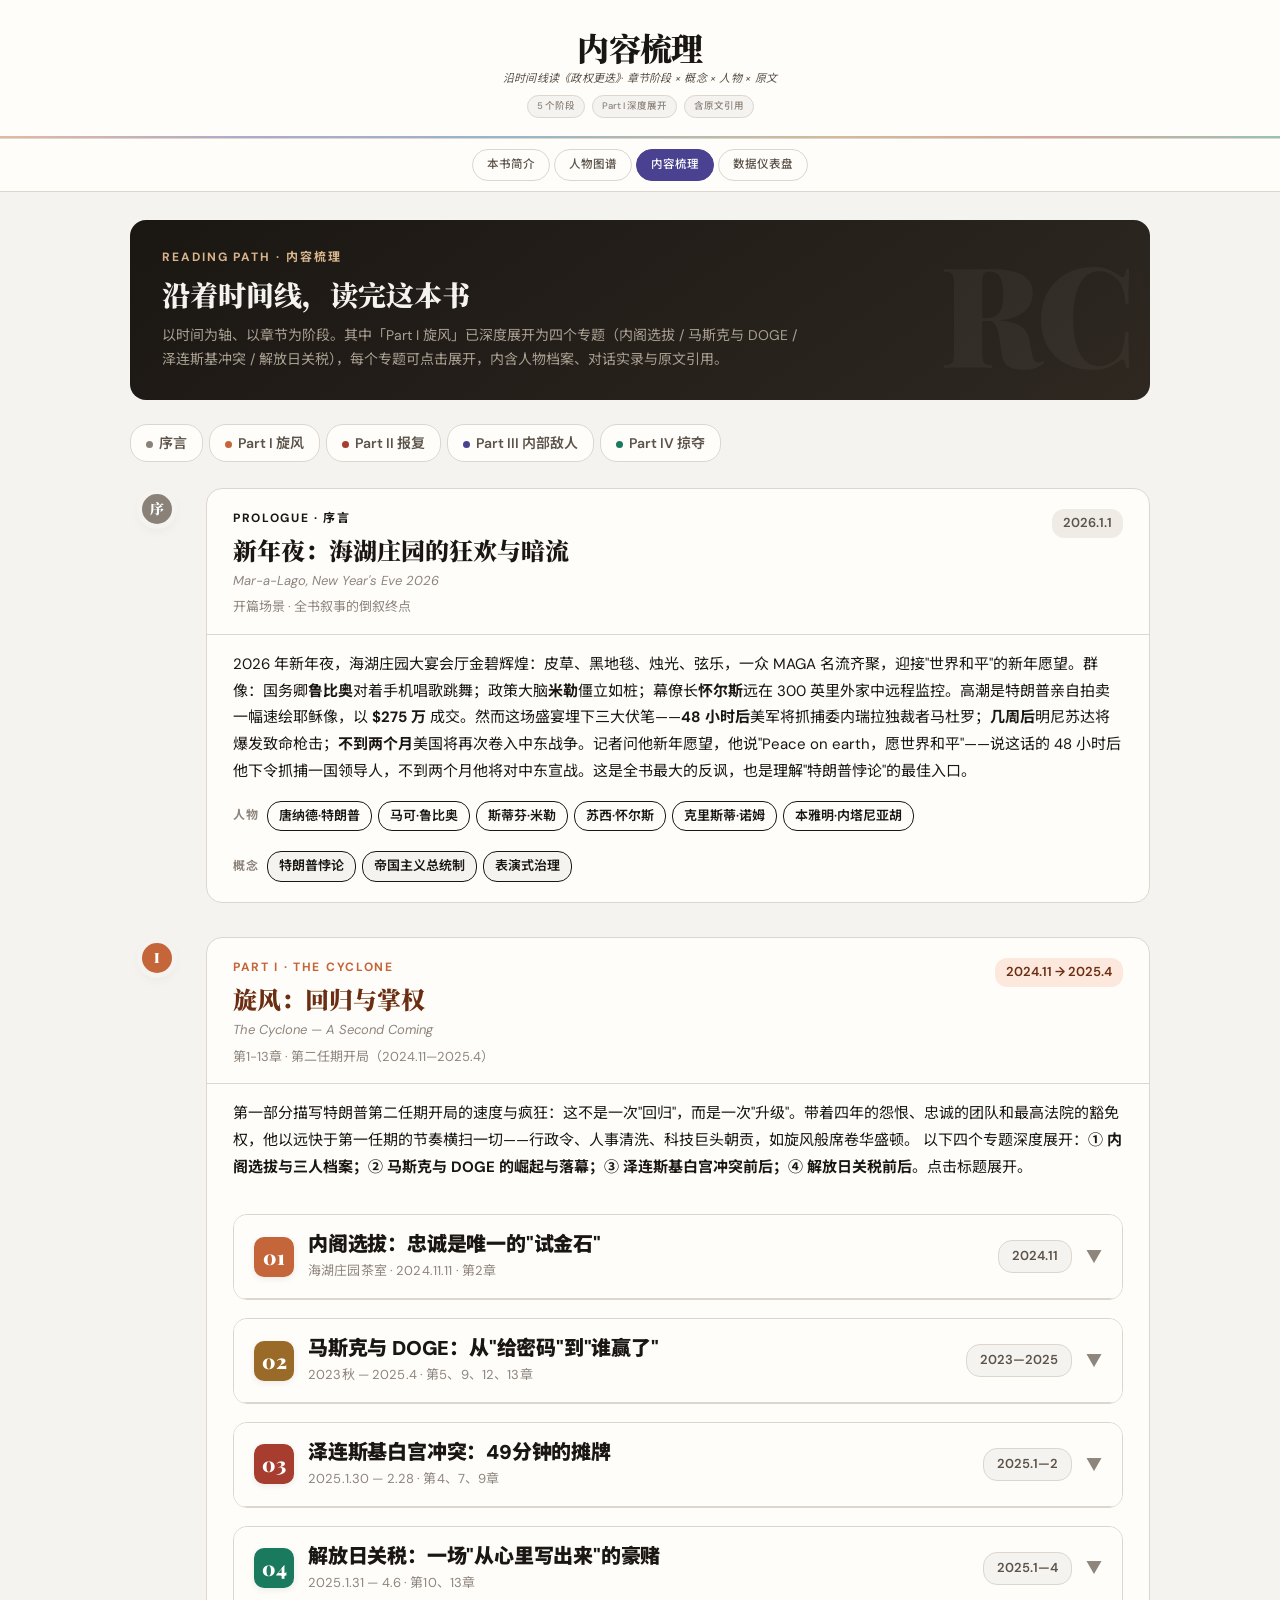
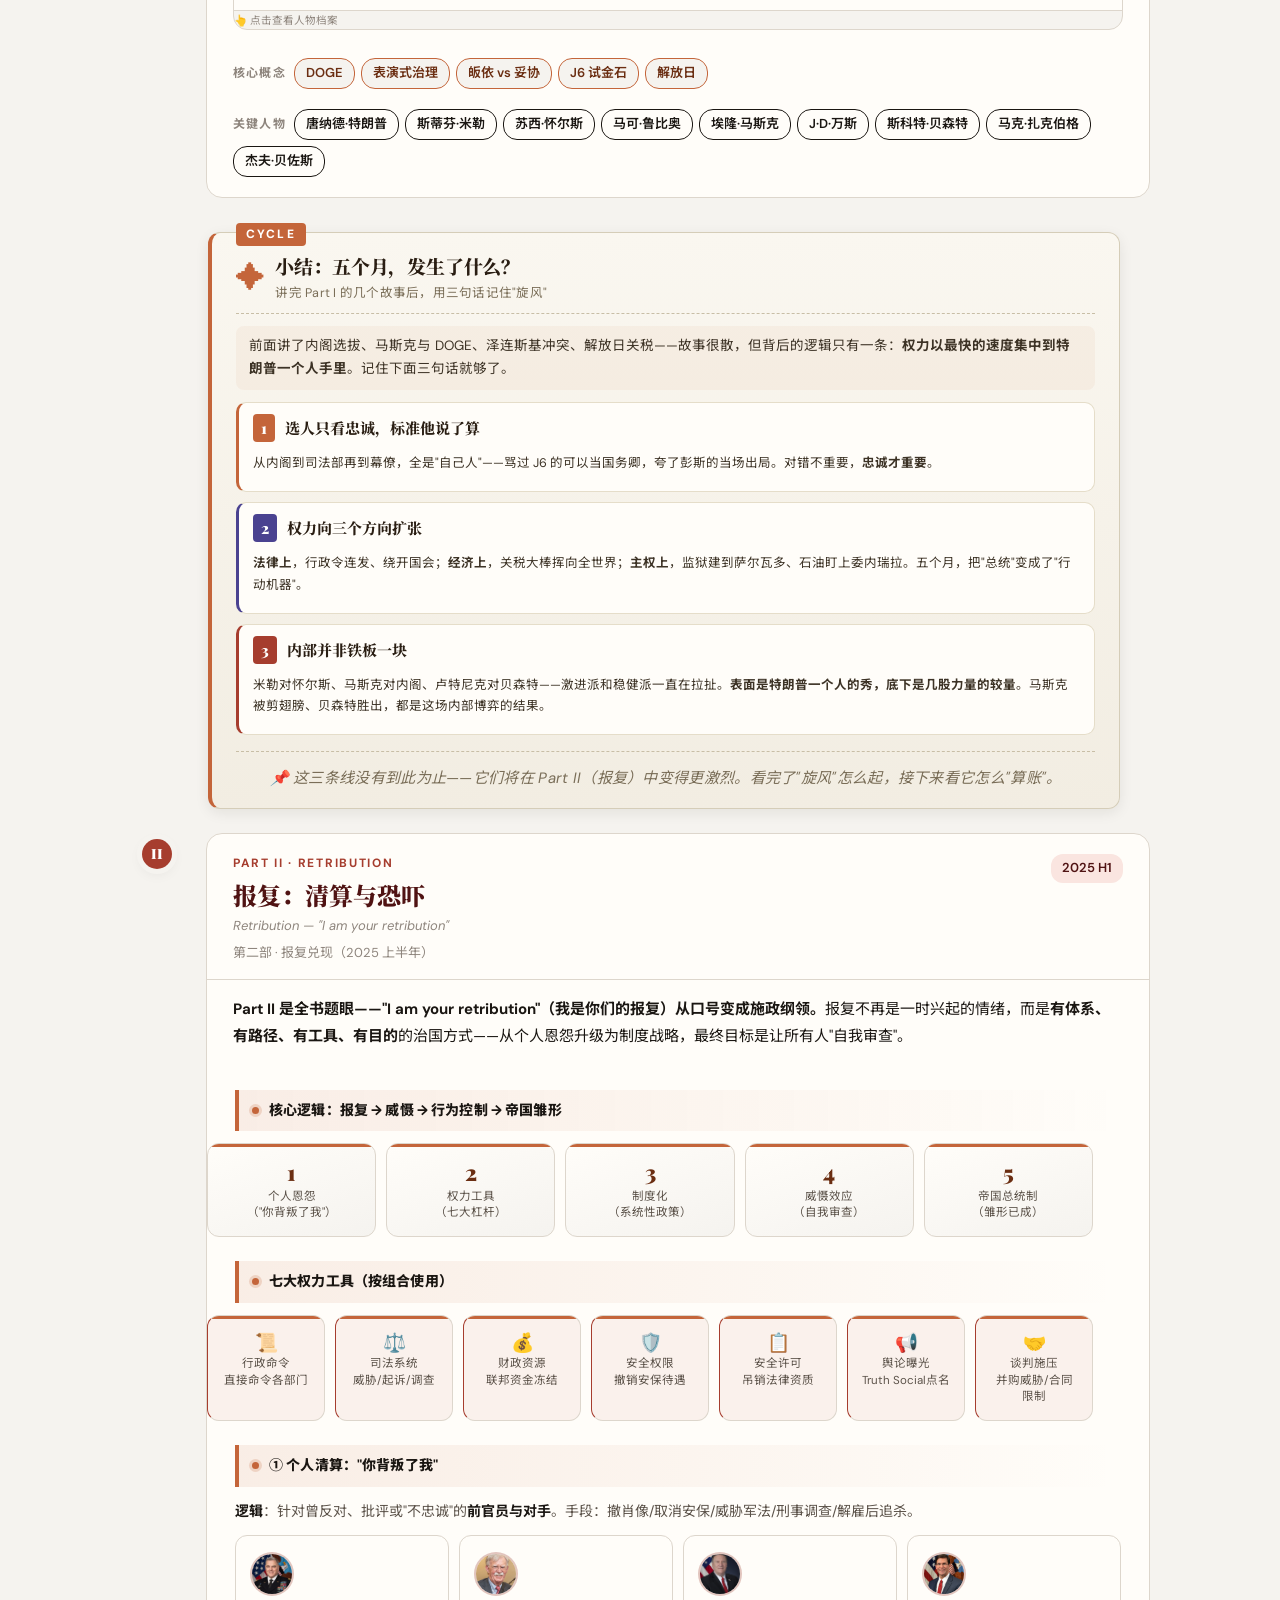
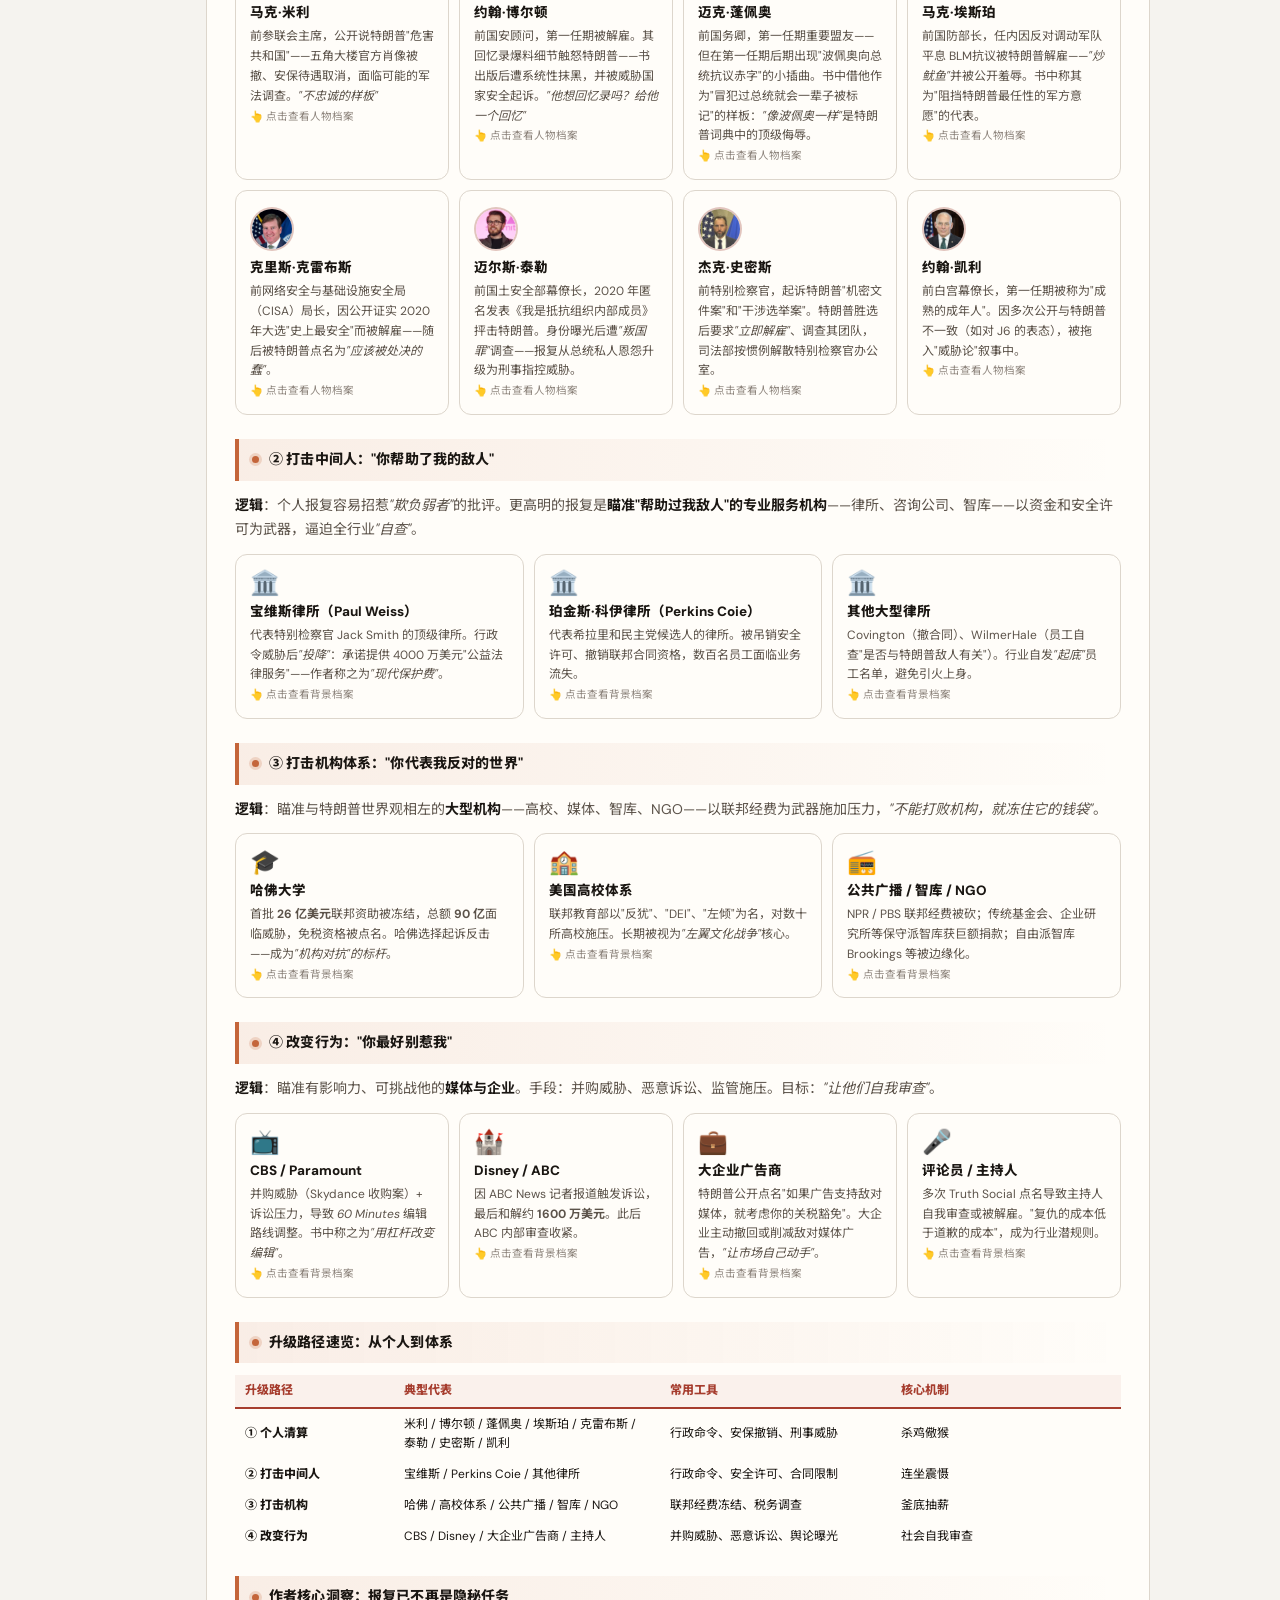
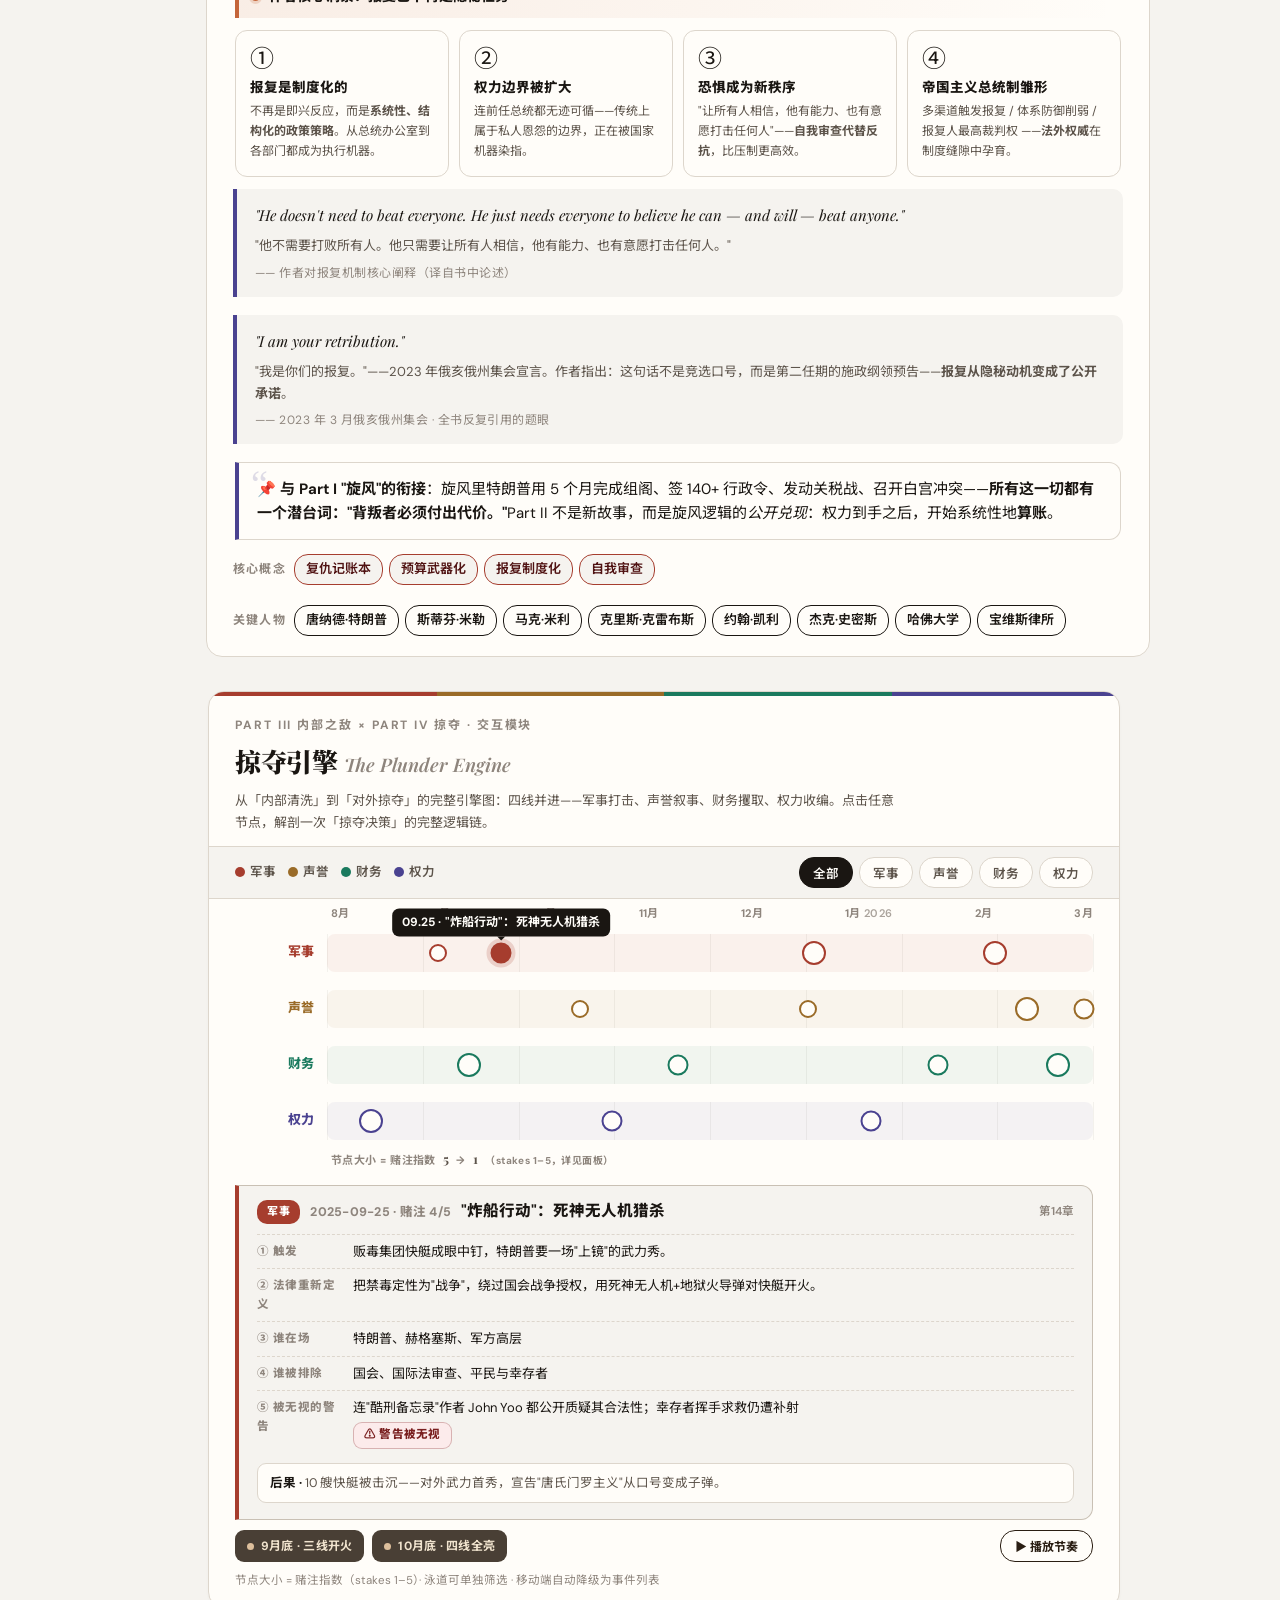
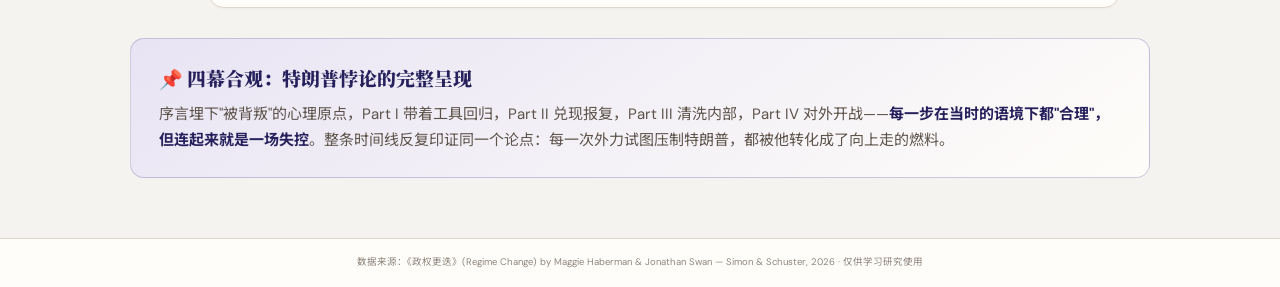
<file: story.html>
<!DOCTYPE html>
<html lang="zh-CN">
<head>
<meta charset="UTF-8">
<meta name="viewport" content="width=device-width, initial-scale=1.0">
<title>内容梳理 · 《政权更迭》</title>
<link rel="preconnect" href="https://fonts.googleapis.com">
<link href="https://fonts.googleapis.com/css2?family=Playfair+Display:wght@500;700;900&family=Noto+Sans+SC:wght@400;500;700&family=Noto+Serif+SC:wght@600;900&family=DM+Sans:ital,wght@0,400;0,500;0,700;1,400&display=swap" rel="stylesheet">
<link rel="stylesheet" href="shared.css">
<style>
  /* ===== HERO STRIP ===== */
  .story-hero {
    background: linear-gradient(145deg, #1A1612, #2E2821);
    border-radius: 16px;
    padding: 28px 32px;
    margin-bottom: 24px;
    color: #F5F3EF;
    position: relative; overflow: hidden;
  }
  .story-hero::after {
    content: 'RC';
    position: absolute; right: 20px; top: -22px;
    font-family: var(--font-serif);
    font-size: 140px; font-weight: 900;
    color: rgba(255,255,255,.045);
    letter-spacing: -.04em;
  }
  .sh-kicker { font-size: 12px; font-weight: 700; letter-spacing: .16em; color: #D8B48C; text-transform: uppercase; }
  .sh-title { font-family: var(--font-serif); font-size: clamp(20px,2.6vw,28px); font-weight: 900; margin-top: 6px; }
  .sh-sub { font-size: 14px; color: #A9A093; margin-top: 6px; max-width: 640px; line-height: 1.7; }

  /* ===== STAGE NAV ===== */
  .stage-nav { display: flex; gap: 6px; flex-wrap: wrap; margin-bottom: 26px; }
  .stage-btn {
    font-family: inherit; font-size: 14px; font-weight: 600;
    padding: 7px 15px; border-radius: 17px;
    border: 1.5px solid var(--border-light);
    background: var(--surface-card);
    color: var(--text-secondary);
    cursor: pointer; text-decoration: none;
    transition: all .25s var(--ease-out-quart);
  }
  .stage-btn:hover { border-color: var(--c-loyal); color: var(--c-loyal-dark); transform: translateY(-1px); }
  .stage-btn .s-dot { display: inline-block; width: 7px; height: 7px; border-radius: 50%; margin-right: 6px; }

  /* ===== TIMELINE ===== */
  .timeline-axis { position: relative; padding-left: 0; }
  .tl-spine {
    position: absolute; left: 27px; top: 0; bottom: 0;
    width: 3px;
    background: linear-gradient(180deg, #9A9186, var(--c-trump) 22%, var(--c-enemy) 45%, var(--c-loyal) 68%, var(--c-war) 100%);
    border-radius: 2px; opacity: .3;
  }
  .stage {
    position: relative;
    padding: 0 0 34px 76px;
    opacity: 0; transform: translateY(18px);
    animation: fadeUp .6s var(--ease-out-expo) forwards;
  }
  .stage-dot {
    position: absolute; left: 12px; top: 6px;
    width: 30px; height: 30px; border-radius: 50%;
    display: flex; align-items: center; justify-content: center;
    color: #fff; font-family: var(--font-serif); font-weight: 900; font-size: 14px;
    box-shadow: 0 0 0 5px var(--surface-base), var(--shadow-md);
    z-index: 2;
  }
  .stage-body {
    background: var(--surface-card);
    border: 1px solid var(--border-light);
    border-radius: 16px;
    overflow: hidden;
  }
  .stage-head {
    padding: 20px 26px 16px;
    border-bottom: 1px solid var(--border-light);
    display: flex; align-items: flex-start; gap: 16px; flex-wrap: wrap;
  }
  .shh-main { flex: 1; min-width: 240px; }
  .shh-part { font-size: 12px; font-weight: 700; letter-spacing: .14em; text-transform: uppercase; }
  .shh-title { font-family: var(--font-serif); font-size: 24px; font-weight: 900; margin-top: 3px; }
  .shh-title-en { font-size: 13px; color: var(--text-tertiary); font-style: italic; margin-top: 1px; }
  .shh-time {
    font-size: 13px; font-weight: 600; padding: 4px 11px;
    border-radius: 12px; white-space: nowrap; align-self: flex-start;
  }
  .shh-chapters { font-size: 13px; color: var(--text-tertiary); margin-top: 6px; }
  .stage-lead { padding: 16px 26px; font-size: 15px; line-height: 1.78; color: var(--text-primary); }

  /* ===== EVENTS ===== */
  .events { padding: 4px 26px 18px; }
  .event { border-left: 2px solid var(--border-light); padding: 4px 0 14px 18px; position: relative; }
  .event:last-child { padding-bottom: 4px; }
  .event::before {
    content: ''; position: absolute; left: -6px; top: 10px;
    width: 10px; height: 10px; border-radius: 50%;
    background: var(--surface-card); border: 2.5px solid var(--c-loyal);
  }
  .ev-date { font-size: 13px; font-weight: 700; letter-spacing: .02em; }
  .ev-title { font-size: 17px; font-weight: 800; margin-top: 3px; color: var(--text-primary); letter-spacing: -0.005em; line-height: 1.35; }
  .ev-desc { font-size: 14px; color: var(--text-secondary); margin-top: 5px; line-height: 1.7; }

  /* ===== QUOTE ===== */
  .blockquote {
    margin: 0 26px 18px;
    background: var(--surface-base);
    border-left: 4px solid var(--c-loyal);
    border-radius: 0 10px 10px 0;
    padding: 14px 18px;
  }
  .bq-en { font-size: 15px; font-style: italic; color: var(--text-primary); line-height: 1.7; font-family: var(--font-serif); }
  .bq-zh { font-size: 13px; color: var(--text-secondary); margin-top: 7px; line-height: 1.65; }
  .bq-src { font-size: 12px; color: var(--text-tertiary); margin-top: 7px; letter-spacing: .04em; }

  /* ===== CHIPS ===== */
  .chip-row { display: flex; gap: 6px; flex-wrap: wrap; padding: 0 26px 20px; }
  .chip-label { font-size: 12px; font-weight: 700; letter-spacing: .1em; color: var(--text-tertiary); text-transform: uppercase; align-self: center; margin-right: 2px; }
  .chip {
    font-size: 13px; font-weight: 600; padding: 4px 11px;
    border-radius: 14px; border: 1.5px solid; cursor: default;
    transition: all .2s;
  }
  .chip.concept { background: var(--surface-base); cursor: pointer; }
  .chip.person { background: var(--surface-card); }
  .chip:hover { transform: translateY(-1px); box-shadow: var(--shadow-sm); }
  .chip.concept:hover { filter: brightness(.94); box-shadow: var(--shadow-md); }
  .chip.person:hover { filter: brightness(.94); box-shadow: var(--shadow-md); border-color: var(--c-loyal); }
  .chip.person a { text-decoration: none; color: inherit; }
  .chip.person a:hover { text-decoration: underline; }

  /* ===== CONCEPT POPOVER ===== */
  .concept-popover {
    position: fixed; z-index: 1200;
    width: min(420px, calc(100vw - 40px));
    max-height: 70vh; overflow-y: auto;
    background: var(--surface-card);
    border: 1px solid var(--border-mid);
    border-radius: 16px;
    box-shadow: 0 20px 60px rgba(26,22,18,.22);
    padding: 22px 24px 18px;
    display: none;
    animation: popIn .3s var(--ease-out-expo);
  }
  .concept-popover.show { display: block; }
  @keyframes popIn { from { opacity: 0; transform: translateY(10px) scale(.98); } to { opacity: 1; transform: translateY(0) scale(1); } }
  .cp-kicker { font-size: 11px; font-weight: 700; letter-spacing: .14em; color: var(--text-tertiary); text-transform: uppercase; margin-bottom: 6px; }
  .cp-name { font-family: var(--font-serif); font-size: 22px; font-weight: 900; color: var(--text-primary); line-height: 1.2; }
  .cp-en { font-size: 14px; color: var(--text-tertiary); font-style: italic; margin-top: 2px; }
  .cp-rule { width: 100%; height: 1px; background: var(--border-light); margin: 13px 0; }
  .cp-def { font-size: 15px; color: var(--text-primary); line-height: 1.75; }
  .cp-example {
    margin-top: 12px; padding: 11px 14px;
    background: var(--surface-base);
    border-left: 3px solid var(--c-loyal);
    border-radius: 0 9px 9px 0;
    font-size: 14px; color: var(--text-secondary); line-height: 1.65;
  }
  .cp-example-label { font-size: 11px; font-weight: 700; letter-spacing: .1em; color: var(--text-tertiary); text-transform: uppercase; margin-bottom: 4px; }
  .cp-close {
    position: absolute; top: 14px; right: 14px;
    width: 26px; height: 26px; border-radius: 50%;
    border: 1.5px solid var(--border-light); background: var(--surface-base);
    cursor: pointer; font-size: 17px; color: var(--text-tertiary);
    display: flex; align-items: center; justify-content: center;
    font-family: inherit; transition: all .2s;
  }
  .cp-close:hover { background: var(--c-enemy); border-color: var(--c-enemy); color: #fff; }
  .cp-arrow {
    position: absolute; width: 14px; height: 14px;
    background: var(--surface-card);
    border-left: 1px solid var(--border-mid);
    border-top: 1px solid var(--border-mid);
    transform: rotate(45deg);
  }
  .concept-popover[data-pos="below"] .cp-arrow { top: -8px; left: 50%; margin-left: -7px; transform: rotate(45deg); }
  .concept-popover[data-pos="above"] .cp-arrow { bottom: -8px; left: 50%; margin-left: -7px; transform: rotate(225deg); }

  /* ===== PERSON POPOVER ===== */
  .person-popover {
    position: fixed; z-index: 1200;
    width: min(440px, calc(100vw - 40px));
    max-height: 72vh; overflow-y: auto;
    background: var(--surface-card);
    border: 1px solid var(--border-mid);
    border-radius: 16px;
    box-shadow: 0 20px 60px rgba(26,22,18,.24);
    padding: 22px 24px 18px;
    display: none;
    animation: popIn .3s var(--ease-out-expo);
  }
  .person-popover.show { display: block; }
  .pp-head { display: flex; align-items: flex-start; gap: 14px; }
  .pp-avatar {
    width: 52px; height: 52px; border-radius: 50%;
    display: flex; align-items: center; justify-content: center;
    font-family: 'Playfair Display', serif; font-size: 24px; font-weight: 900;
    color: #fff; flex-shrink: 0;
    box-shadow: inset 0 -2px 6px rgba(0,0,0,.15);
  }
  .pp-namebox { flex: 1; }
  .pp-name { font-family: var(--font-serif); font-size: 21px; font-weight: 900; color: var(--text-primary); line-height: 1.25; }
  .pp-en { font-size: 14px; color: var(--text-tertiary); font-style: italic; margin-top: 2px; }
  .pp-role {
    display: inline-block; margin-top: 7px;
    font-size: 13px; font-weight: 700;
    padding: 3px 10px; border-radius: 12px;
    background: var(--surface-base); border: 1px solid var(--border-light);
    color: var(--text-secondary);
  }
  .pp-rule { width: 100%; height: 1px; background: var(--border-light); margin: 14px 0; }
  .pp-section-label { font-size: 11px; font-weight: 700; letter-spacing: .1em; color: var(--text-tertiary); text-transform: uppercase; margin-bottom: 5px; }
  .pp-summary { font-size: 15px; color: var(--text-primary); line-height: 1.78; }
  .pp-actions { margin-top: 12px; }
  .pp-actions ul { margin: 6px 0 0; padding-left: 18px; }
  .pp-actions li { font-size: 14px; color: var(--text-secondary); line-height: 1.7; }
  .pp-relation {
    margin-top: 13px; padding: 10px 14px;
    background: var(--surface-base);
    border-left: 3px solid var(--c-loyal);
    border-radius: 0 9px 9px 0;
    font-size: 14px; color: var(--text-secondary); line-height: 1.65;
  }
  .pp-relation-label { font-size: 11px; font-weight: 700; letter-spacing: .1em; color: var(--text-tertiary); text-transform: uppercase; margin-bottom: 4px; }
  .pp-goto {
    display: inline-block; margin-top: 13px;
    font-size: 13px; font-weight: 700; color: var(--c-loyal);
    text-decoration: none; border-bottom: 1px dashed var(--c-loyal);
  }
  .pp-goto:hover { color: var(--c-loyal-dark); border-color: var(--c-loyal-dark); }

  /* ===== 档案弹窗（Part II 人物/机构） ===== */
  .profile-popover {
    position: fixed; z-index: 1300;
    width: min(440px, calc(100vw - 40px));
    max-height: 72vh; overflow-y: auto;
    background: var(--surface-card);
    border: 1px solid var(--border-mid);
    border-radius: 16px;
    box-shadow: 0 20px 60px rgba(26,22,18,.24);
    padding: 22px 24px 18px;
    display: none;
    animation: popIn .3s var(--ease-out-expo);
  }
  .profile-popover.show { display: block; }
  .pp-avatar img { width: 100%; height: 100%; border-radius: 50%; object-fit: cover; }
  .pf-bg { font-size: 14px; color: var(--text-secondary); line-height: 1.7; margin-bottom: 12px; }
  .pf-bg strong, .pf-bg em { color: var(--text-primary); }
  .pf-grudge {
    margin: 10px 0 12px; padding: 10px 14px;
    background: var(--surface-base);
    border-left: 3px solid var(--c-enemy);
    border-radius: 0 9px 9px 0;
    font-size: 14px; color: var(--text-secondary); line-height: 1.65;
  }
  .pf-grudge strong { color: var(--c-enemy); }
  .pf-outcome {
    margin-top: 10px; padding: 10px 14px;
    background: rgba(166,61,46,.05);
    border: 1px solid rgba(166,61,46,.18);
    border-radius: 9px;
    font-size: 14px; color: var(--text-primary); line-height: 1.65;
  }
  /* 头像卡片（个人清算） */
  .ic-avatar {
    width: 44px; height: 44px; border-radius: 50%;
    object-fit: cover; display: block;
    margin-bottom: 8px;
    border: 2px solid rgba(166,61,46,.25);
    background: var(--surface-base);
  }
  .icon-card[data-key] { cursor: pointer; }
  .icon-card[data-key]:hover .ic-title { color: var(--c-enemy); }
  .ic-hint { font-size: 10.5px; color: var(--text-tertiary); margin-top: 2px; display: block; }

  /* ===== 可视化组件库 ===== */
  /* 数字统计条 */
  .stat-strip {
    display: grid;
    grid-template-columns: repeat(auto-fit, minmax(110px, 1fr));
    gap: 10px;
    margin: 12px 0;
  }
  .stat-card {
    background: linear-gradient(160deg, var(--surface-card) 0%, var(--surface-base) 100%);
    border: 1px solid var(--border-light);
    border-radius: 12px;
    padding: 13px 10px 11px;
    text-align: center;
    position: relative;
    overflow: hidden;
  }
  .stat-card::before {
    content: '';
    position: absolute; top: 0; left: 0; right: 0;
    height: 3px;
    background: var(--c-trump);
  }
  .stat-num {
    font-family: var(--font-serif);
    font-size: 22px; font-weight: 900;
    color: var(--c-trump-dark);
    line-height: 1.1;
    letter-spacing: -0.01em;
  }
  .stat-label { font-size: 11.5px; color: var(--text-secondary); margin-top: 4px; line-height: 1.45; }
  .stat-strip.tone-tech .stat-card::before { background: var(--c-tech); }
  .stat-strip.tone-tech .stat-num { color: var(--c-tech-dark); }
  .stat-strip.tone-enemy .stat-card::before { background: var(--c-enemy); }
  .stat-strip.tone-enemy .stat-num { color: var(--c-enemy-dark); }
  .stat-strip.tone-war .stat-card::before { background: var(--c-war); }
  .stat-strip.tone-war .stat-num { color: var(--c-war-dark); }

  /* 图标要点卡 */
  .icon-grid {
    display: grid;
    grid-template-columns: repeat(auto-fit, minmax(200px, 1fr));
    gap: 10px;
    margin: 12px 0;
  }
  .icon-card {
    background: var(--surface-card);
    border: 1px solid var(--border-light);
    border-radius: 12px;
    padding: 13px 14px;
    transition: all .25s var(--ease-out-quart);
  }
  .icon-card:hover { transform: translateY(-2px); box-shadow: var(--shadow-md); border-color: var(--border-mid); }
  .ic-emoji { font-size: 24px; line-height: 1; margin-bottom: 8px; display: block; }
  .ic-title { font-size: 13.5px; font-weight: 800; color: var(--text-primary); margin-bottom: 5px; line-height: 1.35; }
  .ic-desc { font-size: 12px; color: var(--text-secondary); line-height: 1.65; }

  /* 迷你时间线 */
  .mini-tl { margin: 12px 0; position: relative; padding-left: 22px; }
  .mini-tl::before {
    content: '';
    position: absolute; left: 6px; top: 4px; bottom: 4px;
    width: 2px;
    background: linear-gradient(180deg, var(--c-trump), rgba(196,101,58,0.15));
  }
  .tl-item { position: relative; padding: 0 0 13px 6px; }
  .tl-item:last-child { padding-bottom: 0; }
  .tl-item::before {
    content: '';
    position: absolute; left: -19px; top: 4px;
    width: 10px; height: 10px; border-radius: 50%;
    background: var(--surface-card);
    border: 2.5px solid var(--c-trump);
  }
  .tl-item.tone-tech::before { border-color: var(--c-tech); }
  .tl-item.tone-enemy::before { border-color: var(--c-enemy); }
  .tl-item.tone-war::before { border-color: var(--c-war); }
  .tl-item.tone-loyal::before { border-color: var(--c-loyal); }
  .tl-date { font-size: 11px; font-weight: 800; color: var(--c-trump-dark); letter-spacing: 0.02em; }
  .tl-item.tone-tech .tl-date { color: var(--c-tech-dark); }
  .tl-item.tone-enemy .tl-date { color: var(--c-enemy-dark); }
  .tl-item.tone-war .tl-date { color: var(--c-war-dark); }
  .tl-item.tone-loyal .tl-date { color: var(--c-loyal-dark); }
  .tl-title { font-size: 13.5px; font-weight: 800; color: var(--text-primary); margin-top: 2px; line-height: 1.35; }
  .tl-desc { font-size: 12px; color: var(--text-secondary); margin-top: 3px; line-height: 1.6; }

  /* 引用/金句卡 */
  .quote-card {
    margin: 12px 0;
    padding: 14px 18px;
    background: var(--surface-card);
    border: 1px solid var(--border-light);
    border-left: 4px solid var(--c-loyal);
    border-radius: 0 12px 12px 0;
    position: relative;
  }
  .quote-card::before {
    content: '\201C';
    position: absolute; top: 2px; left: 12px;
    font-family: Georgia, serif; font-size: 38px;
    color: rgba(74,66,144,0.18);
    line-height: 1;
  }
  .quote-card .qc-text { font-size: 13.5px; font-style: italic; color: var(--text-primary); line-height: 1.7; padding-left: 14px; }
  .quote-card .qc-src { font-size: 11px; color: var(--text-tertiary); margin-top: 6px; padding-left: 14px; letter-spacing: 0.02em; }

  /* ===== FOLD-BLOCK (可折叠展开) ===== */
  .fold-block {
    margin: 14px 0 18px;
    border: 1px solid var(--border-light);
    border-radius: 12px;
    background: var(--surface-card);
    overflow: hidden;
    box-shadow: 0 1px 3px rgba(0,0,0,0.02);
  }
  .fold-head {
    display: flex; align-items: center; gap: 12px;
    padding: 14px 18px;
    cursor: pointer;
    background: linear-gradient(90deg, rgba(196,101,58,0.08) 0%, rgba(196,101,58,0.03) 70%, transparent 100%);
    border-left: 4px solid var(--c-trump);
    transition: all .25s var(--ease-out-quart);
  }
  .fold-head:hover { background: linear-gradient(90deg, rgba(196,101,58,0.14) 0%, rgba(196,101,58,0.06) 70%, transparent 100%); }
  .fold-num {
    font-family: var(--font-serif);
    font-size: 20px; font-weight: 900;
    color: #fff;
    background: var(--c-trump);
    width: 34px; height: 34px; border-radius: 8px;
    display: flex; align-items: center; justify-content: center;
    flex-shrink: 0;
    box-shadow: 0 2px 4px rgba(196,101,58,0.3);
  }
  .fold-title { font-size: 17px; font-weight: 800; color: var(--text-primary); letter-spacing: -0.005em; }
  .fold-hint { font-size: 12px; color: var(--text-tertiary); flex: 1; }
  .fold-chev { font-size: 14px; color: var(--c-trump); transition: transform .3s var(--ease-out-expo); flex-shrink: 0; }
  .fold-block.open .fold-chev { transform: rotate(180deg); }
  .fold-body { display: none; padding: 14px 18px 18px; }
  .fold-block.open .fold-body { display: block; animation: fadeUp .35s var(--ease-out-expo); }
  @keyframes fadeUp { from { opacity: 0; transform: translateY(6px); } to { opacity: 1; transform: translateY(0); } }

  /* ===== PART I DEEP-DIVE (sub-sections) ===== */
  .part1-deep { padding: 0 26px 10px; }

  /* ===== STAGE BODY INNER PADDING (Part II/III/IV 裸组件贴边修复) ===== */
  .stage-body > .sb-h,
  .stage-body > .sb-intro,
  .stage-body > .sb-para,
  .stage-body > .events,
  .stage-body > .quote-card,
  .stage-body > .extend-note,
  .stage-body > table {
    margin-left: 28px;
    margin-right: 28px;
    max-width: calc(100% - 56px);
  }
  .stage-body > .sb-h {
    padding: 11px 14px 11px 13px;
  }
  /* stat-strip / icon-grid 用 padding 强制缩进，规避原 margin:12px 0 简写覆盖 */
  .stage-body > .stat-strip,
  .stage-body > .icon-grid {
    margin-left: 28px;
    margin-right: 28px;
    padding-left: 0;
    padding-right: 0;
    max-width: calc(100% - 56px);
  }
  /* 加大 stat-card/icon-card 内部留白，文字不贴卡片边 */
  .stage-body > .stat-strip > .stat-card,
  .stage-body > .icon-grid > .icon-card {
    padding: 16px 14px 14px;
  }
  .sub-section { margin: 18px 0; border: 1px solid var(--border-light); border-radius: 14px; overflow: hidden; background: var(--surface-base); }
  .sub-head {
    display: flex; align-items: center; gap: 14px;
    padding: 16px 20px;
    cursor: pointer;
    background: var(--surface-card);
    border-bottom: 1px solid var(--border-light);
    transition: background .25s;
  }
  .sub-head:hover { background: var(--surface-base); }
  .sub-num {
    font-family: var(--font-serif); font-size: 20px; font-weight: 900;
    width: 40px; height: 40px; border-radius: 10px;
    display: flex; align-items: center; justify-content: center;
    color: #fff; flex-shrink: 0;
    box-shadow: 0 2px 6px rgba(0,0,0,.08);
  }
  .sub-main { flex: 1; min-width: 0; }
  .sub-title { font-size: 20px; font-weight: 900; color: var(--text-primary); line-height: 1.3; letter-spacing: -0.01em; }
  .sub-sub { font-size: 13px; color: var(--text-tertiary); margin-top: 4px; letter-spacing: 0.01em; }
  .sub-time { font-size: 13px; font-weight: 600; color: var(--text-secondary); white-space: nowrap; padding: 5px 13px; border-radius: 14px; background: var(--surface-base); border: 1px solid var(--border-light); }
  .sub-chev { font-size: 16px; color: var(--text-tertiary); transition: transform .3s var(--ease-out-expo); flex-shrink: 0; }
  .sub-section.open .sub-chev { transform: rotate(180deg); }
  .sub-body { display: none; padding: 18px 22px 22px; }
  .sub-section.open .sub-body { display: block; animation: fadeUp .4s var(--ease-out-expo); }

  /* sub-body inner */
  .sb-intro { font-size: 14px; line-height: 1.78; color: var(--text-primary); margin-bottom: 14px; padding: 12px 16px; background: var(--surface-base); border-left: 3px solid var(--c-trump); border-radius: 0 8px 8px 0; }
  .sub-body > .sb-h:first-of-type { margin-top: 6px; }

  /* 小节标题 — 强化：色块底+左侧色条+圆点指示+呼吸间距 */
  .sb-h {
    display: flex; align-items: center; gap: 10px;
    font-size: 14px; font-weight: 800;
    letter-spacing: 0.01em;
    color: var(--text-primary);
    text-transform: none;
    margin: 24px 0 12px;
    padding: 11px 14px 11px 13px;
    background: linear-gradient(90deg, rgba(196,101,58,0.10) 0%, rgba(196,101,58,0.04) 65%, transparent 100%);
    border-left: 4px solid var(--c-trump);
    border-radius: 0 7px 7px 0;
    line-height: 1.4;
    position: relative;
  }
  .sb-h::before {
    content: ''; display: inline-block;
    width: 7px; height: 7px; border-radius: 50%;
    background: var(--c-trump);
    flex-shrink: 0;
    box-shadow: 0 0 0 3px rgba(196,101,58,0.20);
  }
  /* 自动序号计数（每个 sub-body 内独立） */
  .sub-body { counter-reset: sbh; }
  .sub-body > .sb-h::after {
    counter-increment: sbh;
    content: counter(sbh);
    margin-left: auto;
    font-family: var(--font-serif);
    font-size: 18px;
    font-weight: 900;
    font-style: italic;
    color: var(--c-trump);
    opacity: 0.65;
    padding-right: 4px;
  }
  /* 不同颜色上下文的小标题 */
  .step3-wrap .sb-h,
  #sub2 .sb-h { border-left-color: var(--c-tech); background: linear-gradient(90deg, rgba(27,96,136,0.10) 0%, rgba(27,96,136,0.04) 65%, transparent 100%); }
  .step3-wrap .sb-h::before,
  #sub2 .sb-h::before { background: var(--c-tech); box-shadow: 0 0 0 3px rgba(27,96,136,0.20); }
  .step3-wrap .sb-h::after,
  #sub2 .sb-h::after { color: var(--c-tech); }
  #sub3 .sb-h { border-left-color: var(--c-enemy); background: linear-gradient(90deg, rgba(166,61,46,0.10) 0%, rgba(166,61,46,0.04) 65%, transparent 100%); }
  #sub3 .sb-h::before { background: var(--c-enemy); box-shadow: 0 0 0 3px rgba(166,61,46,0.20); }
  #sub3 .sb-h::after { color: var(--c-enemy); }
  #sub4 .sb-h { border-left-color: var(--c-war); background: linear-gradient(90deg, rgba(26,122,94,0.10) 0%, rgba(26,122,94,0.04) 65%, transparent 100%); }
  #sub4 .sb-h::before { background: var(--c-war); box-shadow: 0 0 0 3px rgba(26,122,94,0.20); }
  #sub4 .sb-h::after { color: var(--c-war); }
  #cycle-after .sb-h { border-left-color: var(--c-loyal); background: linear-gradient(90deg, rgba(74,66,144,0.10) 0%, rgba(74,66,144,0.04) 65%, transparent 100%); }
  #cycle-after .sb-h::before { background: var(--c-loyal); box-shadow: 0 0 0 3px rgba(74,66,144,0.20); }
  #cycle-after .sb-h::after { color: var(--c-loyal); }
  .sb-para { font-size: 14px; line-height: 1.75; color: var(--text-secondary); margin-bottom: 9px; }
  .sb-para strong { color: var(--text-primary); }
  .sb-quote {
    margin: 10px 0; padding: 11px 14px;
    background: var(--surface-card);
    border-left: 3px solid var(--c-trump);
    border-radius: 0 9px 9px 0;
    font-size: 14px; color: var(--text-secondary); line-height: 1.65;
  }
  .sb-quote .q-en { font-style: italic; font-family: var(--font-serif); font-size: 14px; color: var(--text-primary); }
  .sb-quote .q-src { font-size: 11px; color: var(--text-tertiary); margin-top: 5px; letter-spacing: .04em; }

  /* mini timeline inside sub */
  .mini-events { margin-top: 4px; }
  .mini-event { border-left: 2px solid var(--border-light); padding: 2px 0 11px 15px; position: relative; }
  .mini-event::before { content:''; position: absolute; left: -5.5px; top: 7px; width: 9px; height: 9px; border-radius: 50%; background: var(--surface-card); border: 2.5px solid var(--c-trump); }
  .me-date { font-size: 12px; font-weight: 700; color: var(--c-trump-dark); letter-spacing: 0.02em; }
  .me-title { font-size: 15px; font-weight: 800; margin-top: 3px; color: var(--text-primary); line-height: 1.35; }
  .me-desc { font-size: 14px; color: var(--text-secondary); margin-top: 3px; line-height: 1.65; }

  /* dialogue (Zelensky clash) */
  .dialogue { margin: 8px 0; }
  .dl-line { display: flex; gap: 10px; padding: 7px 0; border-top: 1px dashed var(--border-light); }
  .dl-line:first-child { border-top: none; }
  .dl-who { flex-shrink: 0; width: 62px; font-size: 12px; font-weight: 800; padding-top: 2px; }
  .dl-text { font-size: 14px; line-height: 1.65; color: var(--text-primary); }
  .dl-text em { font-style: italic; color: var(--text-secondary); }
  .w-trump { color: var(--c-trump-dark); }
  .w-vance { color: var(--c-loyal-dark); }
  .w-zel { color: var(--c-war-dark); }
  .w-narr { color: var(--text-tertiary); }

  /* ===== 泽连斯基专题增强 ===== */
  /* 前奏时间线（水平压力递进） */
  .prelude-track {
    display: grid;
    grid-template-columns: repeat(auto-fit, minmax(160px, 1fr));
    gap: 0;
    margin-top: 8px;
    position: relative;
  }
  .prelude-step {
    background: var(--surface-card);
    border: 1px solid var(--border-light);
    border-radius: 10px;
    padding: 12px 13px 11px;
    position: relative;
    box-shadow: 0 1px 3px rgba(0,0,0,0.03);
  }
  .prelude-step::after {
    content: '→';
    position: absolute; right: -13px; top: 50%;
    transform: translateY(-50%);
    color: var(--c-enemy);
    font-weight: 900; font-size: 14px;
    z-index: 2;
  }
  .prelude-step:last-child::after { display: none; }
  .pl-date {
    display: inline-block;
    font-size: 10.5px; font-weight: 800;
    color: #fff; background: var(--c-enemy);
    padding: 2px 9px; border-radius: 9px;
    letter-spacing: 0.02em;
  }
  .pl-role { font-size: 13.5px; font-weight: 800; color: var(--text-primary); margin-top: 6px; line-height: 1.35; }
  .pl-desc { font-size: 12px; color: var(--text-secondary); margin-top: 4px; line-height: 1.6; }
  .prelude-track .pl-verdict {
    margin-top: 7px; font-size: 11px; font-weight: 700;
    padding: 3px 9px; border-radius: 6px;
    display: inline-block;
    background: rgba(166,61,46,0.10); color: var(--c-enemy-dark);
  }

  /* 对阵卡片（椭圆办公室双方） */
  .lineup {
    display: grid;
    grid-template-columns: 1fr auto 1fr;
    gap: 10px;
    align-items: stretch;
    margin: 10px 0;
  }
  .lineup-side {
    background: var(--surface-card);
    border: 1px solid var(--border-light);
    border-radius: 10px;
    padding: 11px 13px;
  }
  .lineup-side.us { border-left: 3px solid var(--c-trump); }
  .lineup-side.ukr { border-left: 3px solid var(--c-war); }
  .lu-head { font-size: 12px; font-weight: 900; letter-spacing: 0.04em; margin-bottom: 7px; }
  .lineup-side.us .lu-head { color: var(--c-trump-dark); }
  .lineup-side.ukr .lu-head { color: var(--c-war-dark); }
  .lu-person { font-size: 11.5px; color: var(--text-secondary); line-height: 1.75; }
  .lu-person strong { color: var(--text-primary); font-weight: 700; }
  .lu-vs {
    align-self: center;
    font-family: var(--font-serif); font-style: italic;
    font-size: 22px; font-weight: 900;
    color: var(--c-enemy);
    padding: 0 2px;
  }

  /* 对话剧本卡片（正片） */
  .dl-card {
    background: var(--surface-card);
    border: 1px solid var(--border-light);
    border-radius: 10px;
    padding: 11px 14px;
    margin-bottom: 8px;
    transition: all .2s var(--ease-out-quart);
  }
  .dl-card:hover { box-shadow: var(--shadow-sm); border-color: var(--border-mid); }
  .dl-card .dl-meta {
    display: flex; align-items: center; gap: 8px;
    margin-bottom: 5px;
  }
  .dl-avatar {
    width: 24px; height: 24px; border-radius: 50%;
    display: flex; align-items: center; justify-content: center;
    font-size: 12px; font-weight: 900; color: #fff;
    flex-shrink: 0;
  }
  .dl-speaker { font-size: 12px; font-weight: 800; color: var(--text-primary); }
  .dl-tag {
    font-size: 9px; font-weight: 700;
    padding: 1.5px 8px; border-radius: 8px;
    letter-spacing: 0.05em;
  }
  .dl-tag.heat { background: rgba(166,61,46,0.14); color: var(--c-enemy-dark); }
  .dl-tag.calm { background: rgba(26,122,94,0.12); color: var(--c-war-dark); }
  .dl-tag.note { background: rgba(90,83,74,0.12); color: var(--text-secondary); }
  .dl-card .dl-text { font-size: 13.5px; line-height: 1.68; color: var(--text-primary); }

  /* 视频卡片 */
  .video-card {
    display: flex; align-items: center; gap: 14px;
    margin: 12px 0;
    padding: 13px 16px;
    background: linear-gradient(90deg, rgba(166,61,46,0.08), rgba(166,61,46,0.02) 70%);
    border: 1px solid rgba(166,61,46,0.25);
    border-radius: 12px;
    text-decoration: none;
    transition: all .25s var(--ease-out-quart);
  }
  .video-card:hover { box-shadow: var(--shadow-md); transform: translateY(-1px); border-color: var(--c-enemy); }
  .vc-play {
    width: 44px; height: 44px; border-radius: 50%;
    background: var(--c-enemy);
    display: flex; align-items: center; justify-content: center;
    flex-shrink: 0;
    color: #fff; font-size: 16px;
    box-shadow: 0 2px 8px rgba(166,61,46,0.35);
  }
  .vc-main { flex: 1; min-width: 0; }
  .vc-title { font-size: 13.5px; font-weight: 800; color: var(--text-primary); line-height: 1.4; }
  .vc-sub { font-size: 11.5px; color: var(--text-secondary); margin-top: 3px; line-height: 1.5; }
  .vc-ext { font-size: 10.5px; font-weight: 700; color: var(--c-enemy); white-space: nowrap; }

  /* person profiles (Miller / Wiles / Rubio) */
  .person-grid { display: grid; grid-template-columns: repeat(auto-fit, minmax(240px, 1fr)); gap: 12px; margin-top: 6px; }
  .person-card {
    background: var(--surface-card);
    border: 1px solid var(--border-light);
    border-radius: 12px;
    padding: 16px 16px 14px;
    transition: all .3s var(--ease-out-quart);
  }
  .person-card:hover { transform: translateY(-2px); box-shadow: var(--shadow-md); }
  .pc-head { display: flex; align-items: center; gap: 10px; margin-bottom: 10px; }
  .pc-avatar { width: 36px; height: 36px; border-radius: 10px; display: flex; align-items: center; justify-content: center; font-family: var(--font-serif); font-size: 18px; font-weight: 900; color: #fff; flex-shrink: 0; }
  .pc-avatar img { width: 100%; height: 100%; object-fit: cover; border-radius: 10px; }
  .pc-name { font-size: 16px; font-weight: 900; color: var(--text-primary); line-height: 1.25; letter-spacing: -0.005em; }
  .pc-role { font-size: 12px; color: var(--text-tertiary); margin-top: 3px; letter-spacing: 0.01em; }
  .pc-bio { font-size: 13px; line-height: 1.65; color: var(--text-secondary); }
  .pc-quote { margin-top: 8px; padding: 8px 10px; background: var(--surface-base); border-left: 2.5px solid; border-radius: 0 8px 8px 0; font-size: 13px; font-style: italic; color: var(--text-secondary); line-height: 1.55; }

  /* ===== CABINET MAP ===== */
  .cabinet-map { margin-top: 8px; }
  .cabinet-grid {
    display: grid;
    grid-template-columns: repeat(auto-fill, minmax(118px, 1fr));
    gap: 10px;
  }
  .cab-member {
    background: var(--surface-card);
    border: 1px solid var(--border-light);
    border-radius: 12px;
    padding: 12px 10px 10px;
    text-align: center;
    transition: all .25s var(--ease-out-quart);
  }
  .cab-member:hover { transform: translateY(-2px); box-shadow: var(--shadow-md); border-color: var(--c-loyal); }
  .cm-photo {
    width: 64px; height: 64px; border-radius: 50%;
    margin: 0 auto 8px;
    overflow: hidden;
    background: var(--surface-base);
    border: 2px solid var(--border-light);
    display: flex; align-items: center; justify-content: center;
    font-size: 30px;
  }
  .cm-photo img { width: 100%; height: 100%; object-fit: cover; }
  .cm-name { font-size: 14px; font-weight: 800; color: var(--text-primary); line-height: 1.3; }
  .cm-post { font-size: 12px; color: var(--text-tertiary); margin-top: 2px; line-height: 1.35; }
  .cm-faction {
    display: inline-block; margin-top: 6px;
    font-size: 11px; font-weight: 700;
    padding: 2px 8px; border-radius: 10px;
  }
  .faction-loyal { background: rgba(74,66,144,.12); color: #4A4290; }
  .faction-maga { background: rgba(196,101,58,.12); color: #C4653A; }
  .faction-tech { background: rgba(27,96,136,.12); color: #1B6088; }
  .faction-other { background: rgba(90,83,74,.10); color: #5C534A; }
  .cabinet-legend { display: flex; flex-wrap: wrap; gap: 10px; margin-top: 10px; font-size: 12px; color: var(--text-secondary); }
  .cabinet-legend .lg-item { display: flex; align-items: center; gap: 4px; }

  /* two-term comparison table */
  .cmp-table { width: 100%; border-collapse: collapse; margin-top: 8px; font-size: 13px; background: var(--surface-base); border-radius: 10px; overflow: hidden; }
  .cmp-table th, .cmp-table td { padding: 9px 11px; text-align: left; border-bottom: 1px solid var(--border-light); vertical-align: top; line-height: 1.6; }
  .cmp-table th { background: #2A1E13; color: #EEDFC7; font-weight: 700; font-size: 13px; letter-spacing: .05em; }
  .cmp-table tbody tr:last-child td { border-bottom: none; }
  .cmp-table .col-term { font-weight: 800; white-space: nowrap; }

  /* 3-step mini pipeline */
  .steps3 { display: grid; grid-template-columns: repeat(auto-fit, minmax(180px, 1fr)); gap: 10px; margin-top: 4px; }
  .step3 { background: var(--surface-card); border-top: 3px solid var(--c-trump); padding: 10px 12px 11px; border-radius: 0 0 8px 8px; box-shadow: 0 1px 3px rgba(0,0,0,0.03); }
  .step3 .n { font-family: var(--font-serif); font-style: italic; font-size: 14px; opacity: .55; font-weight: 700; }
  .step3 .t { font-size: 15px; font-weight: 800; margin-top: 3px; color: var(--text-primary); line-height: 1.35; }
  .step3 .d { font-size: 13px; color: var(--text-secondary); margin-top: 4px; line-height: 1.6; }

  /* extend note */
  .extend-note {
    margin: 10px 0 0; padding: 10px 13px;
    background: var(--c-tech-bg);
    border: 1px dashed var(--c-tech);
    border-radius: 9px;
    font-size: 13px; color: var(--c-tech-dark); line-height: 1.65;
  }
  .extend-note .en-label { font-weight: 800; }

  /* stage theme colors */
  .st-0 .stage-dot { background: #8A8278; } .st-0 .ev-date { color: #8A8278; }
  .st-1 .stage-dot { background: var(--c-trump); } .st-1 .ev-date { color: var(--c-trump); }
  .st-1 .shh-title { color: var(--c-trump-dark); } .st-1 .shh-part { color: var(--c-trump); }
  .st-2 .stage-dot { background: var(--c-enemy); } .st-2 .ev-date { color: var(--c-enemy); }
  .st-2 .shh-title { color: var(--c-enemy-dark); } .st-2 .shh-part { color: var(--c-enemy); }
  .st-3 .stage-dot { background: var(--c-loyal); } .st-3 .ev-date { color: var(--c-loyal); }
  .st-3 .shh-title { color: var(--c-loyal-dark); } .st-3 .shh-part { color: var(--c-loyal); }
  .st-4 .stage-dot { background: var(--c-war); } .st-4 .ev-date { color: var(--c-war); }
  .st-4 .shh-title { color: var(--c-war-dark); } .st-4 .shh-part { color: var(--c-war); }

  /* ===== CLOSING ===== */
  .story-close {
    background: linear-gradient(145deg, var(--c-loyal-bg), var(--surface-card));
    border: 1px solid rgba(74,66,144,.25);
    border-radius: 14px;
    padding: 24px 28px;
    margin-top: 26px;
  }
  .story-close h3 { font-family: var(--font-serif); font-size: 19px; font-weight: 900; color: var(--c-loyal-dark); margin-bottom: 8px; }
  .story-close p { font-size: 15px; color: var(--text-secondary); line-height: 1.75; }
  .story-close strong { color: var(--c-loyal-dark); }

  @media (max-width: 720px) {
    .stage { padding-left: 56px; }
    .tl-spine { left: 20px; }
    .stage-dot { left: 5px; width: 28px; height: 28px; }
    .stage-head, .stage-lead, .events, .chip-row, .blockquote, .part1-deep { padding-left: 18px; padding-right: 18px; }
    .sub-time { display: none; }
  }

  /* ============ PART I 贯穿线索 ============ */
  .cycle-after {
    margin: 0 30px 24px 78px;
    padding: 18px 24px;
    background: linear-gradient(180deg, #FAF7F0 0%, #F2EDE2 100%);
    border: 1px solid #D5CDB8;
    border-left: 4px solid #C4653A;
    border-radius: 12px;
    box-shadow: var(--shadow-md);
    position: relative;
  }
  .cycle-after::before {
    content: 'CYCLE';
    position: absolute;
    top: -10px; left: 24px;
    font-size: 12px; font-weight: 800; letter-spacing: 0.18em;
    color: #fff; background: #C4653A;
    padding: 2px 10px; border-radius: 4px;
  }
  .cycle-head {
    display: flex;
    align-items: center;
    gap: 12px;
    padding-bottom: 10px;
    border-bottom: 1px dashed #C8BEA6;
    margin-bottom: 12px;
  }
  .cycle-num {
    font-family: 'Playfair Display', serif;
    font-size: 28px;
    font-weight: 900;
    color: #C4653A;
    line-height: 1;
    letter-spacing: -0.02em;
  }
  .cycle-title {
    font-family: 'Noto Serif SC', serif;
    font-size: 19px;
    font-weight: 800;
    color: #2A1E13;
    letter-spacing: -0.01em;
    margin-bottom: 2px;
  }
  .cycle-sub {
    font-size: 12.5px;
    color: #7A6E58;
    letter-spacing: 0.02em;
  }
  .cycle-lead {
    font-size: 13.5px;
    line-height: 1.7;
    color: #3D3326;
    margin-bottom: 12px;
    padding: 9px 13px;
    background: rgba(196,101,58,0.06);
    border-radius: 8px;
  }
  .cycle-block {
    margin-top: 10px;
    padding: 11px 14px;
    background: var(--surface-card);
    border-radius: 10px;
    border: 1px solid #E5DDC9;
  }
  .cycle-block-head {
    display: flex;
    align-items: center;
    gap: 10px;
    padding-bottom: 7px;
    margin-bottom: 7px;
    border-bottom: 1px solid #EDE6D2;
  }
  .cb-num {
    font-family: 'Playfair Display', serif;
    font-size: 15px;
    font-weight: 900;
    color: #fff;
    padding: 2px 8px;
    border-radius: 4px;
    letter-spacing: 0.02em;
  }
  .cb-title {
    font-family: 'Noto Serif SC', serif;
    font-size: 15px;
    font-weight: 800;
    color: #2A1E13;
  }
  .cycle-block-body .cb-paragraph {
    font-size: 12.5px;
    line-height: 1.7;
    color: #3D3326;
    margin-bottom: 6px;
  }
  .cb-table {
    width: 100%;
    border-collapse: collapse;
    margin: 12px 0;
    font-size: 15px;
    background: var(--surface-base);
    border-radius: 8px;
    overflow: hidden;
  }
  .cb-table th, .cb-table td {
    padding: 10px 12px;
    text-align: left;
    border-bottom: 1px solid #E5DDC9;
    vertical-align: top;
    line-height: 1.6;
  }
  .cb-table th {
    background: #2A1E13;
    color: #EEDFC7;
    font-weight: 700;
    font-size: 14px;
    letter-spacing: 0.06em;
    text-transform: uppercase;
  }
  .cb-table tbody tr:last-child td { border-bottom: none; }
  .cb-table tbody tr:hover { background: rgba(196,101,58,0.04); }
  .cb-table td:first-child {
    font-weight: 800;
    color: #C4653A;
    width: 80px;
    text-align: center;
  }
  .cb-duel {
    margin: 10px 0;
    padding: 12px 14px;
    background: var(--surface-base);
    border-radius: 8px;
    border-left: 3px solid #C4653A;
  }
  .duel-row {
    display: flex;
    align-items: center;
    gap: 10px;
    margin-bottom: 6px;
    flex-wrap: wrap;
  }
  .duel-tag {
    font-family: 'Playfair Display', serif;
    font-size: 14px;
    font-weight: 800;
    color: #C4653A;
    background: rgba(196,101,58,0.12);
    padding: 3px 8px;
    border-radius: 4px;
    letter-spacing: 0.04em;
  }
  .duel-side {
    font-size: 16px;
    font-weight: 700;
    color: #2A1E13;
  }
  .duel-vs {
    font-family: 'Playfair Display', serif;
    font-size: 17px;
    font-weight: 900;
    color: #C4653A;
    font-style: italic;
  }
  .duel-desc {
    font-size: 15px;
    line-height: 1.7;
    color: #5C534A;
    margin: 0;
    padding-left: 8px;
  }
  .cb-tags {
    margin-top: 12px;
    display: flex;
    flex-wrap: wrap;
    gap: 6px;
  }
  .cycle-foot {
    margin-top: 16px;
    padding-top: 14px;
    border-top: 1px dashed #C8BEA6;
    font-size: 15px;
    color: #7A6E58;
    text-align: center;
    letter-spacing: 0.02em;
  }
  /* ===== PLUNDER ENGINE 掠夺引擎交互模块（Part III × IV） ===== */
  .pe-module { background: var(--surface-card); border: 1px solid var(--border-light); border-radius: 16px; overflow: hidden; box-shadow: 0 1px 3px rgba(0,0,0,.03); margin: 0 30px 30px 78px; }
  .pe-topbar { display: flex; height: 4px; }
  .pe-topbar i { flex: 1; }
  .pe-head { padding: 20px 26px 12px; }
  .pe-kicker { font-size: 12px; font-weight: 700; letter-spacing: .16em; color: var(--text-tertiary); text-transform: uppercase; }
  .pe-title { font-family: var(--font-serif); font-size: clamp(20px, 2.4vw, 26px); font-weight: 900; margin-top: 6px; color: var(--text-primary); letter-spacing: -0.01em; }
  .pe-title .en { font-size: .72em; color: var(--text-tertiary); font-style: italic; font-weight: 600; margin-left: 6px; letter-spacing: 0; }
  .pe-sub { font-size: 13px; color: var(--text-secondary); margin-top: 7px; line-height: 1.7; max-width: 660px; }
  .pe-bar { display: flex; align-items: center; gap: 14px; flex-wrap: wrap; padding: 10px 26px; border-top: 1px solid var(--border-light); border-bottom: 1px solid var(--border-light); background: var(--surface-base); }
  .pe-legend { display: flex; gap: 12px; flex-wrap: wrap; }
  .pe-lg { display: flex; align-items: center; gap: 5px; font-size: 12.5px; font-weight: 600; color: var(--text-secondary); cursor: pointer; user-select: none; }
  .pe-lg i { width: 10px; height: 10px; border-radius: 50%; display: inline-block; }
  .pe-filters { margin-left: auto; display: flex; gap: 6px; flex-wrap: wrap; }
  .pe-fbtn { font-family: inherit; font-size: 12.5px; font-weight: 600; padding: 5px 13px; border-radius: 15px; border: 1.5px solid var(--border-light); background: var(--surface-card); color: var(--text-secondary); cursor: pointer; transition: all .2s var(--ease-out-quart); }
  .pe-fbtn:hover { border-color: var(--c-loyal); color: var(--c-loyal-dark); transform: translateY(-1px); }
  .pe-fbtn.on { background: var(--text-primary); border-color: var(--text-primary); color: var(--surface-card); }
  .pe-fbtn[data-thread="military"].on { background: #A63D2E; border-color: #A63D2E; }
  .pe-fbtn[data-thread="reputation"].on { background: #9A6B28; border-color: #9A6B28; }
  .pe-fbtn[data-thread="finance"].on { background: #1A7A5E; border-color: #1A7A5E; }
  .pe-fbtn[data-thread="power"].on { background: #4A4290; border-color: #4A4290; }
  .pe-canvas { position: relative; padding: 6px 26px 4px; }
  .pe-marks { display: flex; justify-content: space-between; font-size: 11px; font-weight: 700; color: var(--text-tertiary); letter-spacing: .03em; padding-left: 96px; margin-bottom: 2px; }
  .pe-marks .yr { color: var(--text-tertiary); opacity: .75; font-weight: 600; }
  .pe-lanes { position: relative; }
  .pe-lane { display: flex; align-items: center; height: 56px; }
  .pe-lane-label { width: 92px; flex-shrink: 0; font-size: 13px; font-weight: 800; letter-spacing: .04em; text-align: right; padding-right: 12px; }
  .pe-lane-track { flex: 1; position: relative; height: 38px; border-radius: 8px; transition: opacity .3s; }
  .pe-lane.dim { opacity: .14; }
  .pe-grid { position: absolute; top: 0; bottom: 0; width: 1px; background: rgba(26,22,18,.05); }
  .pe-node { position: absolute; top: 50%; transform: translate(-50%, -50%); border-radius: 50%; background: var(--surface-card); border: 2.5px solid; cursor: pointer; transition: all .22s var(--ease-out-quart); z-index: 2; }
  .pe-node:hover { transform: translate(-50%, -50%) scale(1.18); box-shadow: var(--shadow-md); z-index: 5; }
  .pe-node.on { background: var(--node-color, #A63D2E); border-color: var(--node-color, #A63D2E); box-shadow: 0 0 0 4px rgba(166,61,46,.18); }
  .pe-tip { position: absolute; bottom: calc(100% + 8px); left: 50%; transform: translateX(-50%); white-space: nowrap; font-size: 12px; font-weight: 700; background: var(--text-primary); color: var(--surface-card); padding: 4px 10px; border-radius: 7px; opacity: 0; pointer-events: none; transition: opacity .18s; z-index: 20; letter-spacing: .01em; }
  .pe-tip::after { content: ''; position: absolute; top: 100%; left: 50%; margin-left: -4px; border: 4px solid transparent; border-top-color: var(--text-primary); }
  .pe-node:hover .pe-tip, .pe-node.on .pe-tip { opacity: 1; }
  .pe-stake-key { display: flex; align-items: baseline; gap: 6px; font-size: 11px; font-weight: 700; color: var(--text-tertiary); letter-spacing: .04em; padding: 0 26px 4px 96px; }
  .pe-stake-key b { font-family: var(--font-serif); font-size: 13px; color: var(--text-secondary); margin: 0 1px; }
  .pe-stake-key .arrow { color: var(--text-tertiary); font-size: 10px; }
  .pe-panel { margin: 8px 26px 6px; border: 1px solid var(--border-mid); border-left: 4px solid var(--c-enemy); border-radius: 0 12px 12px 0; background: var(--surface-base); padding: 14px 18px 16px; transition: border-color .3s; }
  .pe-panel-idle { font-size: 13px; color: var(--text-tertiary); line-height: 1.7; text-align: center; padding: 6px 0; }
  .pe-panel-idle b { color: var(--text-secondary); }
  .pe-ph { display: flex; align-items: center; gap: 10px; flex-wrap: wrap; margin-bottom: 10px; }
  .pe-p-tag { font-size: 11px; font-weight: 800; letter-spacing: .06em; padding: 3px 10px; border-radius: 10px; color: #fff; text-transform: uppercase; }
  .pe-p-date { font-size: 12.5px; font-weight: 800; color: var(--text-tertiary); letter-spacing: .02em; }
  .pe-p-title { font-size: 15.5px; font-weight: 800; color: var(--text-primary); line-height: 1.4; flex: 1; min-width: 200px; }
  .pe-p-chap { font-size: 11.5px; color: var(--text-tertiary); font-weight: 600; white-space: nowrap; }
  .pe-pf { display: grid; grid-template-columns: 84px 1fr; gap: 4px 12px; font-size: 13px; line-height: 1.65; color: var(--text-secondary); padding: 6px 0; border-top: 1px dashed var(--border-light); align-items: start; }
  .pe-pf:first-of-type { border-top: none; }
  .pe-pf-lbl { font-size: 11.5px; font-weight: 800; color: var(--text-tertiary); padding-top: 2px; letter-spacing: .04em; }
  .pe-pf-val { color: var(--text-primary); }
  .pe-warn { display: inline-block; margin-top: 3px; font-size: 11.5px; font-weight: 800; color: #791F1F; background: #FCEBEB; border: 1px solid rgba(121,31,31,.28); border-radius: 9px; padding: 3px 10px; letter-spacing: .02em; }
  .pe-outcome { margin-top: 8px; padding: 9px 12px; background: var(--surface-card); border: 1px solid var(--border-light); border-radius: 9px; font-size: 12.5px; color: var(--text-secondary); line-height: 1.65; }
  .pe-outcome b { color: var(--text-primary); }
  .pe-tickers { display: flex; gap: 8px; flex-wrap: wrap; padding: 4px 26px 10px; }
  .pe-ticker { display: inline-flex; align-items: center; gap: 7px; background: #2A1E13; color: #EEDFC7; border-radius: 9px; padding: 6px 12px; font-size: 12px; font-weight: 700; letter-spacing: .02em; opacity: .85; transition: all .3s; }
  .pe-ticker.hit { opacity: 1; box-shadow: 0 0 0 2px #D8B48C; }
  .pe-ticker i { width: 7px; height: 7px; border-radius: 50%; background: #D8B48C; flex-shrink: 0; }
  .pe-play { margin-left: auto; font-family: inherit; font-size: 12px; font-weight: 700; padding: 6px 14px; border-radius: 15px; border: 1.5px solid #2A1E13; background: transparent; color: #2A1E13; cursor: pointer; transition: all .2s var(--ease-out-quart); }
  .pe-play:hover { background: #2A1E13; color: #EEDFC7; }
  .pe-note { padding: 0 26px 16px; font-size: 11.5px; color: var(--text-tertiary); line-height: 1.6; }
  @keyframes peFlash { 0% { box-shadow: 0 0 0 0 rgba(166,61,46,0); } 30% { box-shadow: 0 0 0 7px rgba(166,61,46,.35); } 100% { box-shadow: 0 0 0 0 rgba(166,61,46,0); } }
  .pe-node.flash { animation: peFlash .9s ease-out; }
  .pe-mobile { display: none; }
  .pe-mob-item { display: flex; align-items: center; gap: 10px; padding: 9px 12px; margin: 5px 26px; background: var(--surface-card); border: 1px solid var(--border-light); border-left: 3px solid; border-radius: 0 9px 9px 0; cursor: pointer; transition: all .18s var(--ease-out-quart); font-size: 13px; color: var(--text-primary); }
  .pe-mob-item:hover { transform: translateX(2px); box-shadow: var(--shadow-md); }
  .pe-mob-item .d { font-size: 11px; font-weight: 800; color: var(--text-tertiary); flex-shrink: 0; width: 58px; }
  .pe-mob-item .t { font-weight: 700; line-height: 1.4; }
  .pe-mob-item.on { box-shadow: inset 0 0 0 1.5px var(--node-color, #A63D2E); }
  @media (max-width: 720px) {
    .pe-module { margin: 0 14px 26px; }
    .pe-head { padding: 16px 16px 10px; }
    .pe-bar { padding: 10px 16px; }
    .pe-filters { margin-left: 0; width: 100%; }
    .pe-canvas { padding: 4px 16px 2px; }
    .pe-marks { padding-left: 0; }
    .pe-lane { display: none; }
    .pe-mobile { display: block; }
    .pe-panel { margin: 8px 16px 6px; padding: 12px 14px 14px; }
    .pe-tickers { padding: 4px 16px 10px; }
    .pe-note { padding: 0 16px 14px; }
    .pe-pf { grid-template-columns: 70px 1fr; }
    .pe-mob-item { margin: 5px 16px; }
  }
</style>
</head>
<body>

<header class="site-header">
  <h1 class="site-title">内容梳理</h1>
  <p class="site-subtitle">沿时间线读《政权更迭》· 章节阶段 × 概念 × 人物 × 原文</p>
  <div class="site-meta">
    <span class="meta-tag">5 个阶段</span>
    <span class="meta-tag">Part I 深度展开</span>
    <span class="meta-tag">含原文引用</span>
  </div>
</header>

<nav class="nav-bar">
  <a class="nav-link" href="index.html">本书简介</a>
  <a class="nav-link" href="人物图谱.html">人物图谱</a>
  <a class="nav-link active" href="story.html">内容梳理</a>
  <a class="nav-link" href="data.html">数据仪表盘</a>
</nav>

<div class="page">

  <section class="story-hero fade-up">
    <div class="sh-kicker">Reading Path · 内容梳理</div>
    <div class="sh-title">沿着时间线，读完这本书</div>
    <div class="sh-sub">以时间为轴、以章节为阶段。其中「Part I 旋风」已深度展开为四个专题（内阁选拔 / 马斯克与 DOGE / 泽连斯基冲突 / 解放日关税），每个专题可点击展开，内含人物档案、对话实录与原文引用。</div>
  </section>

  <div class="stage-nav fade-up d-1">
    <a class="stage-btn" href="#st-0"><span class="s-dot" style="background:#8A8278"></span>序言</a>
    <a class="stage-btn" href="#st-1"><span class="s-dot" style="background:var(--c-trump)"></span>Part I 旋风</a>
    <a class="stage-btn" href="#st-2"><span class="s-dot" style="background:var(--c-enemy)"></span>Part II 报复</a>
    <a class="stage-btn" href="#plunder-engine"><span class="s-dot" style="background:var(--c-loyal)"></span>Part III 内部敌人</a>
    <a class="stage-btn" href="#plunder-engine"><span class="s-dot" style="background:var(--c-war)"></span>Part IV 掠夺</a>
  </div>

  <div class="timeline-axis">

    <!-- ================= STAGE 0: PROLOGUE ================= -->
    <div class="stage st-0 fade-up d-1" id="st-0">
      <div class="stage-dot">序</div>
      <div class="stage-body">
        <div class="stage-head">
          <div class="shh-main">
            <div class="shh-part">Prologue · 序言</div>
            <div class="shh-title">新年夜：海湖庄园的狂欢与暗流</div>
            <div class="shh-title-en">Mar-a-Lago, New Year's Eve 2026</div>
            <div class="shh-chapters">开篇场景 · 全书叙事的倒叙终点</div>
          </div>
          <div class="shh-time" style="background:#EFECE6;color:#5C534A">2026.1.1</div>
        </div>

        <div class="stage-lead">
          2026 年新年夜，海湖庄园大宴会厅金碧辉煌：皮草、黑地毯、烛光、弦乐，一众 MAGA 名流齐聚，迎接"世界和平"的新年愿望。群像：国务卿<strong>鲁比奥</strong>对着手机唱歌跳舞；政策大脑<strong>米勒</strong>僵立如桩；幕僚长<strong>怀尔斯</strong>远在 300 英里外家中远程监控。高潮是特朗普亲自拍卖一幅速绘耶稣像，以 <strong>$275 万</strong> 成交。然而这场盛宴埋下三大伏笔——<strong>48 小时后</strong>美军将抓捕委内瑞拉独裁者马杜罗；<strong>几周后</strong>明尼苏达将爆发致命枪击；<strong>不到两个月</strong>美国将再次卷入中东战争。记者问他新年愿望，他说"Peace on earth，愿世界和平"——说这话的 48 小时后他下令抓捕一国领导人，不到两个月他将对中东宣战。这是全书最大的反讽，也是理解"特朗普悖论"的最佳入口。
        </div>

        <div class="chip-row">
          <span class="chip-label">人物</span>
          <span class="chip person" data-key="trump" style="cursor:pointer">唐纳德·特朗普</span>
          <span class="chip person" data-key="rubio" style="cursor:pointer">马可·鲁比奥</span>
          <span class="chip person" data-key="miller" style="cursor:pointer">斯蒂芬·米勒</span>
          <span class="chip person" data-key="wiles" style="cursor:pointer">苏西·怀尔斯</span>
          <span class="chip person" data-key="noem" style="cursor:pointer">克里斯蒂·诺姆</span>
          <span class="chip person" data-key="netanyahu" style="cursor:pointer">本雅明·内塔尼亚胡</span>
        </div>
        <div class="chip-row">
          <span class="chip-label">概念</span>
          <span class="chip concept" data-key="paradox">特朗普悖论</span>
          <span class="chip concept" data-key="imperial">帝国主义总统制</span>
          <span class="chip concept" data-key="performance">表演式治理</span>
        </div>
      </div>
    </div>

    <!-- ================= STAGE 1: PART I CYCLONE (DEEP) ================= -->
    <div class="stage st-1 fade-up d-2" id="st-1">
      <div class="stage-dot">I</div>
      <div class="stage-body">
        <div class="stage-head">
          <div class="shh-main">
            <div class="shh-part">Part I · The Cyclone</div>
            <div class="shh-title">旋风：回归与掌权</div>
            <div class="shh-title-en">The Cyclone — A Second Coming</div>
            <div class="shh-chapters">第1-13章 · 第二任期开局（2024.11—2025.4）</div>
          </div>
          <div class="shh-time" style="background:var(--c-trump-bg);color:var(--c-trump-dark)">2024.11 → 2025.4</div>
        </div>

        <div class="stage-lead">
          第一部分描写特朗普第二任期开局的速度与疯狂：这不是一次"回归"，而是一次"升级"。带着四年的怨恨、忠诚的团队和最高法院的豁免权，他以远快于第一任期的节奏横扫一切——行政令、人事清洗、科技巨头朝贡，如旋风般席卷华盛顿。
          以下四个专题深度展开：<strong>① 内阁选拔与三人档案；② 马斯克与 DOGE 的崛起与落幕；③ 泽连斯基白宫冲突前后；④ 解放日关税前后</strong>。点击标题展开。
        </div>

        <!-- ============ PART I DEEP DIVE ============ -->
        <div class="part1-deep">

          <!-- ===== SUB 1: CABINET SELECTION ===== -->
          <div class="sub-section" id="sub1">
            <div class="sub-head" onclick="toggleSub(this)">
              <div class="sub-num" style="background:var(--c-trump)">01</div>
              <div class="sub-main">
                <div class="sub-title">内阁选拔：忠诚是唯一的"试金石"</div>
                <div class="sub-sub">海湖庄园茶室 · 2024.11.11 · 第2章</div>
              </div>
              <div class="sub-time">2024.11</div>
              <div class="sub-chev">▼</div>
            </div>
            <div class="sub-body">
              <div class="sb-intro">
                2024年11月11日，海湖庄园茶室。八台电视循环播放候选人幻灯片——照片、履历要点、上电视新闻的精彩片段。特朗普边嚼蟹肉串边定人。第一任期他常因敬畏专家而压抑本能；这一次，"他觉得自己认识每个人、懂得一切"。
              </div>

              <div class="sb-h">选人现场的几个决定性瞬间</div>
              <div class="mini-events">
                <div class="mini-event">
                  <div class="me-title">鲁比奥 → 国务卿："就这么定了"</div>
                  <div class="me-desc">幻灯片刚播到鲁比奥，特朗普脱口而出。国务卿人选像早就定好了一样。</div>
                </div>
                <div class="mini-event">
                  <div class="me-title">沃尔兹 → 国安顾问："我早就在走廊里把工作给他了"</div>
                  <div class="me-desc">问了一圈都说喜欢迈克，特朗普笑道：因为我已在走廊外把职位许给他了。全场大笑。沃尔兹是前陆军绿色贝雷帽，刺杀事件后帮竞选团队与特勤局对接。</div>
                </div>
                <div class="mini-event">
                  <div class="me-title">拉特克利夫 → CIA局长："他会把它拆了吗？"</div>
                  <div class="me-desc">第一任期靠辩护特朗普挺过通俄调查上位。上任前特朗普唯一的顾虑是"他会把CIA拆掉吗"——得到满意答复后任命。另一个加分项："这哥们长得像加里·格兰特，天生演CIA局长的料。"</div>
                </div>
                <div class="mini-event">
                  <div class="me-title">加巴德 → 情报总监："她真能造成什么伤害吗？"</div>
                  <div class="me-desc">前民主党众议员，因骂"深层政府"、私会叙利亚阿萨德被两党建制派嫌弃——恰恰是加分项。罗杰·斯通力荐。特朗普对比："鲍比是明星，图尔西想当明星。"</div>
                </div>
                <div class="mini-event">
                  <div class="me-title">赫格塞斯 → 国防部长："没人比他更上镜"</div>
                  <div class="me-desc">前福克斯主持人。特朗普的最高赞美是"上镜"。参议院可能否决时，特朗普一度想换德桑蒂斯（"我们需要剧情反转"），随后放万斯、小唐纳德、柯克去"霸凌"共和党参议员。指导原则（罗伊·科恩遗产）：<strong>绝不承认犯错</strong>。</div>
                </div>
                <div class="mini-event">
                  <div class="me-title">诺姆 → 国土安全部长："她对我太好了"</div>
                  <div class="me-desc">米勒强烈反对（"她给过我见过的史上最差采访"），但特朗普拍板——因为诺姆的密友莱万多夫斯基"对我也很好"。忠诚压倒一切，米勒当场不再多言。</div>
                </div>
              </div>

              <div class="sb-h">J6 试金石：新的人事"政治审查"</div>
              <div class="icon-grid" style="margin-top:6px">
                <div class="icon-card">
                  <span class="ic-emoji">❓</span>
                  <div class="ic-title">必答题</div>
                  <div class="ic-desc">职位面试多了一道必答题：<strong>"你怎么看1月6日？2020年谁赢了？"</strong>过渡团队甚至提前搜过候选人社交媒体上对国会山事件后特朗普的批评——标准由特朗普一人裁定。</div>
                </div>
              </div>

              <div class="sb-h">三个关键人物档案</div>
              <div class="person-grid">
                <div class="person-card">
                  <div class="pc-head">
                    <div class="pc-avatar" style="background:var(--c-loyal)"><img src="assets/people/miller.jpg" alt="米勒"></div>
                    <div>
                      <div class="pc-name">斯蒂芬·米勒</div>
                      <div class="pc-role">副幕僚长（政策）+ 国土安全顾问 · "政策大脑 / 复仇记账本"</div>
                    </div>
                  </div>
                  <div class="pc-bio">
                    特朗普主义的思想建筑师，白宫几乎所有行政令的起草人。身兼两个头衔，几乎可进任何椭圆办公室会议——"现代白宫史上最有权的政策幕僚之一"。第一任期起草穆斯林旅行禁令（行政令13769）成名；创立"美国优先法律"组织布局第二任期人事。他深信"深层政府"阴谋，组建MAGA律师团（"假OLC"）绕开官方法律审查。
                  </div>
                  <div class="pc-quote" style="border-left-color:var(--c-loyal)">
                    "我意识形态够了，不需要别人给我更多意识形态——我需要人把事情办成。"
                  </div>
                </div>
                <div class="person-card">
                  <div class="pc-head">
                    <div class="pc-avatar" style="background:var(--c-cab)"><img src="assets/people/wiles.jpg" alt="怀尔斯"></div>
                    <div>
                      <div class="pc-name">苏西·怀尔斯</div>
                      <div class="pc-role">白宫幕僚长 · 首位女性 · "冰女"</div>
                    </div>
                  </div>
                  <div class="pc-bio">
                    67岁，佛州政治操盘手出身（里克·斯科特2010年意外胜选背后的军师、特朗普2016年佛州负责人）。特朗普叫她"冰女"——奶奶外表下藏着刀。温和、轻声细语、极少发火，下属极度忠诚（"苏西的人"）。但她是政府运作新手（仅40年前在里根白宫短暂实习），面对米勒/沃特这些懂机器的激进派处于劣势。
                  </div>
                  <div class="pc-quote" style="border-left-color:var(--c-cab)">
                    流亡期初见：助理娜塔莉·哈普给特朗普写"你是我的一切"的信，怀尔斯心想——"我这是在哪儿？"
                  </div>
                </div>
                <div class="person-card">
                  <div class="pc-head">
                    <div class="pc-avatar" style="background:var(--c-enemy)"><img src="assets/people/rubio.jpg" alt="马可·鲁比奥"></div>
                    <div>
                      <div class="pc-name">马可·鲁比奥</div>
                      <div class="pc-role">国务卿 + 国安顾问 · "皈依者"</div>
                    </div>
                  </div>
                  <div class="pc-bio">
                    古巴调酒师之子，茶党明星，曾梦想"带流亡大军推翻卡斯特罗"。2013年"八人帮"移民改革失败（米勒参与扼杀，称他"病态"）。2016年与特朗普互骂"手的大小"，第一任期逐步靠拢，2024副总统落选仍保持优雅。如今的他从不说教、等特朗普问才答、天天逗总统开心——<strong>不是妥协，是皈依</strong>。
                  </div>
                  <div class="pc-quote" style="border-left-color:var(--c-enemy)">
                    "Rubio的转变代表建制派向特朗普主义的全面投降——是皈依(conversion)，非妥协。"
                  </div>
                </div>
              </div>

              <div class="sb-h">本届内阁组成图（2025-2026）</div>
              <div class="fold-block" id="fold-cabinet">
                <div class="fold-head" onclick="toggleFold(this)">
                  <span class="fold-num">①</span>
                  <span class="fold-title">本届内阁组成图</span>
                  <span class="fold-hint">点击展开 · 22位核心成员 + 官方肖像 + 派别</span>
                  <span class="fold-chev">▼</span>
                </div>
                <div class="fold-body">
              <div class="sb-para" style="margin-bottom:10px">
                2024年11月7日至12月4日，特朗普在不到一个月内宣布全部 22 个需参议院确认的内阁及内阁级职位人选。本届内阁的用人底色：<strong>忠诚优先于专业</strong>——"先过滤、再招人"，保守派智库提前准备了数千名经过意识形态审查的候选人名单。下图为核心成员（照片来自白宫官网官方肖像，其余以图标示意）。
              </div>
              <div class="cabinet-map">
                <div class="cabinet-grid">
                  <div class="cab-member">
                    <div class="cm-photo"><img src="assets/people/trump.jpg" alt="特朗普"></div>
                    <div class="cm-name">特朗普</div>
                    <div class="cm-post">总统 · 唯一决策者</div>
                    <span class="cm-faction faction-maga">核心</span>
                  </div>
                  <div class="cab-member">
                    <div class="cm-photo"><img src="assets/people/vance.jpg" alt="万斯"></div>
                    <div class="cm-name">J.D.万斯</div>
                    <div class="cm-post">副总统 · MAGA 接班人</div>
                    <span class="cm-faction faction-loyal">忠诚圈</span>
                  </div>
                  <div class="cab-member">
                    <div class="cm-photo"><img src="assets/people/rubio.jpg" alt="鲁比奥"></div>
                    <div class="cm-name">鲁比奥</div>
                    <div class="cm-post">国务卿+国安顾问 · 99-0 全票</div>
                    <span class="cm-faction faction-loyal">忠诚圈</span>
                  </div>
                  <div class="cab-member">
                    <div class="cm-photo"><img src="assets/people/hegseth.jpg" alt="赫格塞斯"></div>
                    <div class="cm-name">赫格塞斯</div>
                    <div class="cm-post">国防部长 · 51-50 惊险过关</div>
                    <span class="cm-faction faction-loyal">忠诚圈</span>
                  </div>
                  <div class="cab-member">
                    <div class="cm-photo"><img src="assets/people/bessent.jpg" alt="贝森特"></div>
                    <div class="cm-name">贝森特</div>
                    <div class="cm-post">财政部长 · 68-29</div>
                    <span class="cm-faction faction-other">华尔街派</span>
                  </div>
                  <div class="cab-member">
                    <div class="cm-photo"><img src="assets/people/lutnick.jpg" alt="卢特尼克"></div>
                    <div class="cm-name">卢特尼克</div>
                    <div class="cm-post">商务部长 · 商人直觉派</div>
                    <span class="cm-faction faction-maga">激进派</span>
                  </div>
                  <div class="cab-member">
                    <div class="cm-photo"><img src="assets/people/rfk.jpg" alt="肯尼迪"></div>
                    <div class="cm-name">肯尼迪</div>
                    <div class="cm-post">卫生部长 · 52-48 涉险</div>
                    <span class="cm-faction faction-other">反建制</span>
                  </div>
                  <div class="cab-member">
                    <div class="cm-photo"><img src="assets/people/blanche.jpg" alt="布兰奇"></div>
                    <div class="cm-name">布兰奇</div>
                    <div class="cm-post">司法部长 · 总统前私人律师</div>
                    <span class="cm-faction faction-maga">私人律师团</span>
                  </div>
                  <div class="cab-member">
                    <div class="cm-photo"><img src="assets/people/mullin.jpg" alt="马林"></div>
                    <div class="cm-name">马林</div>
                    <div class="cm-post">国土安全部长 · 继诺姆</div>
                    <span class="cm-faction faction-loyal">忠诚圈</span>
                  </div>
                  <div class="cab-member">
                    <div class="cm-photo"><img src="assets/people/ratcliffe.jpg" alt="拉特克利夫"></div>
                    <div class="cm-name">拉特克利夫</div>
                    <div class="cm-post">CIA 局长 · 74-25</div>
                    <span class="cm-faction faction-loyal">忠诚圈</span>
                  </div>
                  <div class="cab-member">
                    <div class="cm-photo"><img src="assets/people/vought.jpg" alt="沃特"></div>
                    <div class="cm-name">沃特</div>
                    <div class="cm-post">OMB 主任 · 预算武器化</div>
                    <span class="cm-faction faction-loyal">忠诚圈</span>
                  </div>
                  <div class="cab-member">
                    <div class="cm-photo"><img src="assets/people/burgum.jpg" alt="伯古姆"></div>
                    <div class="cm-name">伯古姆</div>
                    <div class="cm-post">内政部长 · 79-18</div>
                    <span class="cm-faction faction-other">建制派</span>
                  </div>
                  <div class="cab-member">
                    <div class="cm-photo"><img src="assets/people/rollins.jpg" alt="罗林斯"></div>
                    <div class="cm-name">罗林斯</div>
                    <div class="cm-post">农业部长 · 72-28</div>
                    <span class="cm-faction faction-other">建制派</span>
                  </div>
                  <div class="cab-member">
                    <div class="cm-photo"><img src="assets/people/mcmahon.jpg" alt="麦克马洪"></div>
                    <div class="cm-name">麦克马洪</div>
                    <div class="cm-post">教育部长 · 51-45</div>
                    <span class="cm-faction faction-other">建制派</span>
                  </div>
                  <div class="cab-member">
                    <div class="cm-photo"><img src="assets/people/duffy.jpg" alt="达菲"></div>
                    <div class="cm-name">达菲</div>
                    <div class="cm-post">交通部长 · 77-22</div>
                    <span class="cm-faction faction-other">建制派</span>
                  </div>
                  <div class="cab-member">
                    <div class="cm-photo"><img src="assets/people/wright.jpg" alt="赖特"></div>
                    <div class="cm-name">赖特</div>
                    <div class="cm-post">能源部长 · 59-38</div>
                    <span class="cm-faction faction-other">建制派</span>
                  </div>
                  <div class="cab-member">
                    <div class="cm-photo"><img src="assets/people/collins.jpg" alt="柯林斯"></div>
                    <div class="cm-name">柯林斯</div>
                    <div class="cm-post">退伍军人部长 · 77-23</div>
                    <span class="cm-faction faction-other">建制派</span>
                  </div>
                  <div class="cab-member">
                    <div class="cm-photo"><img src="assets/people/turner.jpg" alt="特纳"></div>
                    <div class="cm-name">特纳</div>
                    <div class="cm-post">住房部长 · 57-42</div>
                    <span class="cm-faction faction-other">建制派</span>
                  </div>
                  <div class="cab-member">
                    <div class="cm-photo"><img src="assets/people/zeldin.jpg" alt="泽尔丁"></div>
                    <div class="cm-name">泽尔丁</div>
                    <div class="cm-post">环保署长 · 56-42</div>
                    <span class="cm-faction faction-other">建制派</span>
                  </div>
                  <div class="cab-member">
                    <div class="cm-photo"><img src="assets/people/greer.jpg" alt="格里尔"></div>
                    <div class="cm-name">格里尔</div>
                    <div class="cm-post">贸易代表 · 关税执行</div>
                    <span class="cm-faction faction-maga">激进派</span>
                  </div>
                  <div class="cab-member">
                    <div class="cm-photo"><img src="assets/people/loeffler.jpg" alt="洛夫勒"></div>
                    <div class="cm-name">洛夫勒</div>
                    <div class="cm-post">小企业局长 · 51-49</div>
                    <span class="cm-faction faction-other">建制派</span>
                  </div>
                  <div class="cab-member">
                    <div class="cm-photo"><img src="assets/people/gabbard.jpg" alt="加巴德"></div>
                    <div class="cm-name">加巴德</div>
                    <div class="cm-post">国家情报总监 · 52-48</div>
                    <span class="cm-faction faction-loyal">忠诚圈</span>
                  </div>
                </div>
                <div class="cabinet-legend">
                  <span class="lg-item"><span class="cm-faction faction-maga">核心</span> 特朗普本人</span>
                  <span class="lg-item"><span class="cm-faction faction-loyal">忠诚圈</span> 第一任期即跟随</span>
                  <span class="lg-item"><span class="cm-faction faction-other">建制派</span> 前政客/商界</span>
                  <span class="lg-item"><span class="cm-faction faction-maga">激进派</span> 商人直觉</span>
                  <span class="lg-item" style="margin-left:auto">📷 照片：白宫官网官方肖像</span>
                </div>
              </div>
                </div><!-- fold-body -->
              </div><!-- fold-block -->

              <div class="sb-h">两任期内阁对比：从"成人房间"到"忠诚内阁"</div>
              <div class="fold-block" id="fold-compare">
                <div class="fold-head" onclick="toggleFold(this)">
                  <span class="fold-num">②</span>
                  <span class="fold-title">两任期内阁对比</span>
                  <span class="fold-hint">点击展开 · 用人逻辑 / 构成 / 票数 / 稳定性 / 关系 五维度</span>
                  <span class="fold-chev">▼</span>
                </div>
                <div class="fold-body">
              <table class="cmp-table">
                <thead>
                  <tr><th style="width:70px">维度</th><th>第一任期（2017-2021）</th><th>第二任期（2025-）</th></tr>
                </thead>
                <tbody>
                  <tr>
                    <td class="col-term">用人逻辑</td>
                    <td><strong>先招人、再过滤</strong>——广纳建制派、商界、军界名人，边干边"试错"，不合则解雇</td>
                    <td><strong>先过滤、再招人</strong>——保守派智库提前准备数千名意识形态审查过的候选人，只招忠诚者</td>
                  </tr>
                  <tr>
                    <td class="col-term">内阁构成</td>
                    <td>"成人房间"(Adults in the Room)：蒂勒森（埃克森美孚CEO）、马蒂斯（四星上将）、姆努钦（高盛）、凯利（上将）——被视为替特朗普"兜底"的建制派</td>
                    <td>忠诚内阁：前福克斯主播赫格塞斯、私人律师布兰奇、前民主党人加巴德、反疫苗活动家肯尼迪——"成人房间"从一开始就不存在</td>
                  </tr>
                  <tr>
                    <td class="col-term">确认票数</td>
                    <td>多数以两党共识通过（如马蒂斯 98-1）</td>
                    <td>分化剧烈：鲁比奥 99-0 全票，但赫格塞斯 51-50（副总统破平局）、肯尼迪 52-48、加巴德 52-48 险胜</td>
                  </tr>
                  <tr>
                    <td class="col-term">人事稳定性</td>
                    <td>第一年 2 个内阁职位换人、35% 高级幕僚更替；多人被"推特解雇"</td>
                    <td>第一年内阁零换人，高级幕僚更替率降至 29%；离职多为"提拔"而非驱逐</td>
                  </tr>
                  <tr>
                    <td class="col-term">与总统关系</td>
                    <td>敢说"不"的人多：马蒂斯因撤军辞职、科恩反对贸易战辞职、塞申斯被骂两年后解雇</td>
                    <td>无人公开顶撞；标准从"忠诚"升级为"能否成为攻击性工具"——诺姆、邦迪仍因"忠诚得不够彻底"出局</td>
                  </tr>
                </tbody>
              </table>
              <div class="extend-note" style="margin-top:10px">
                <span class="en-label">📌 延展：</span>第二任期的"忠诚优先"并非凭空出现——2020 年败选后，特朗普和团队花了四年梳理"谁是叛徒、谁可信任"，并把最高法院豁免权、四起起诉转化为政治资产。组阁逻辑的变化，是"特朗普悖论"在人事领域的直接体现。
              </div>
                </div><!-- fold-body -->
              </div><!-- fold-block -->

              <div class="sb-quote">
                <div class="q-en">"Even if he's one percent Milley, we can't have that."</div>
                <div class="q-src">—— 特朗普，第2章："哪怕他有1%像米利，我们也不能要。"</div>
              </div>

              <div class="chip-row" style="padding:0">
                <span class="chip-label">概念</span>
                <span class="chip concept" data-key="j6test" style="border-color:var(--c-trump);color:var(--c-trump-dark)">J6 试金石</span>
              </div>
              <div class="chip-row" style="padding:0">
                <span class="chip-label">人物</span>
                <span class="chip person" data-key="miller" style="cursor:pointer">斯蒂芬·米勒</span>
                <span class="chip person" data-key="wiles" style="cursor:pointer">苏西·怀尔斯</span>
                <span class="chip person" data-key="rubio" style="cursor:pointer">马可·鲁比奥</span>
                <span class="chip person" data-key="hegseth" style="cursor:pointer">皮特·赫格塞斯</span>
                <span class="chip person" data-key="gabbard" style="cursor:pointer">塔尔西·加巴德</span>
              </div>
            </div>
          </div>

          <!-- ===== SUB 2: MUSK & DOGE ===== -->
          <div class="sub-section" id="sub2">
            <div class="sub-head" onclick="toggleSub(this)">
              <div class="sub-num" style="background:var(--c-tech)">02</div>
              <div class="sub-main">
                <div class="sub-title">马斯克与 DOGE：从"给密码"到"谁赢了"</div>
                <div class="sub-sub">2023秋 — 2025.4 · 第5、9、12、13章</div>
              </div>
              <div class="sub-time">2023—2025</div>
              <div class="sub-chev">▼</div>
            </div>
            <div class="sub-body">
              <div class="sb-intro">
                DOGE（政府效率部门）是第二任期最戏剧性的权力实验：一个世界首富，以"特殊政府雇员"身份，绕过国会与内阁，半夜闯入财政部支付系统"砍预算"——最终在六周内从"天才"沦为"失控的疯子"，被特朗普亲手剪掉翅膀。
              </div>

              <div class="sb-h">马斯克是谁？为什么从"支持民主党"转向押注特朗普？</div>
              <div class="person-grid" style="margin-bottom:12px">
                <div class="person-card" style="grid-column:1/-1">
                  <div class="pc-head">
                    <div class="pc-avatar" style="background:var(--c-tech)">🚀</div>
                    <div>
                      <div class="pc-name">埃隆·马斯克（Elon Musk）</div>
                      <div class="pc-role">全球首富 · 特斯拉 / SpaceX / X（推特）创始人 · DOGE 首任负责人</div>
                    </div>
                  </div>
                  <div class="pc-bio">
                    1971年生于南非，后移民加拿大、美国。创立 PayPal、特斯拉、SpaceX，2022年收购推特改名X。净资产长期全球第一。早年自称"温和民主党人"，投过奥巴马和拜登——<strong>与特朗普曾隔空对骂</strong>。（点击名字可看完整档案）
                  </div>
                </div>
              </div>
              <div class="sb-para">
                <strong>为什么转向支持特朗普？</strong>四条线索叠加：
              </div>
              <div class="mini-events" style="margin-bottom:6px">
                <div class="mini-event">
                  <div class="me-title">① 被拜登政府"冷落"的积怨</div>
                  <div class="me-desc">2021年白宫召开新能源汽车峰会，唯独把特斯拉拒之门外（亲工会立场）；加上针对 SpaceX、特斯拉的一连串监管官司和"反垄断"压力，马斯克与民主党公开决裂。</div>
                </div>
                <div class="mini-event">
                  <div class="me-title">② 收购推特后"右转"</div>
                  <div class="me-desc">2022年收购X后，其政治立场明显右移：解封特朗普账号、抨击"觉醒文化"（woke culture）和民主党文化政策，开始欣赏德桑蒂斯式的"务实高效"治理。</div>
                </div>
                <div class="mini-event">
                  <div class="me-title">③ 刺杀未遂是转折点</div>
                  <div class="me-desc">2024年7月13日特朗普遭刺杀未遂（子弹擦耳），马斯克当天公开背书："我完全支持特朗普总统。"他认为这是"天命"信号，随后全力投入助选。</div>
                </div>
                <div class="mini-event">
                  <div class="me-title">④ 真金白银的豪赌</div>
                  <div class="me-desc">通过"美国政治行动委员会"（America PAC）成为美国最大政治捐赠人：累计向特朗普及共和党捐款约<strong>$2.88 亿</strong>（含每日百万美元抽奖助选），并亲自站台、在自己平台X上为特朗普造势。</div>
                </div>
              </div>

              <div class="sb-h">崛起：从硅谷晚宴到 $3 亿献金</div>
              <div class="steps3">
                <div class="step3">
                  <div class="n">2023 秋</div>
                  <div class="t">"把密码给我"</div>
                  <div class="d">硅谷晚宴（为拉马斯瓦米募款），马斯克向一屋子人说：拆"行政国家"主要是技术问题，他收购推特后裁员80%，"把密码给我，我把政府砍到规模"。</div>
                </div>
                <div class="step3">
                  <div class="n">2024.7—11</div>
                  <div class="t">全力押注特朗普</div>
                  <div class="d">特朗普被定罪后发声；刺杀未遂后立即背书；此后四个月几乎放下公司事务助选，花费超3亿美元——史上最大单笔政治献金。</div>
                </div>
                <div class="step3">
                  <div class="n">2024.8.19</div>
                  <div class="t">DOGE 命名</div>
                  <div class="d">网友建议借用"狗狗币"（Dogecoin）梗命名政府效率部门，马斯克："完美的名字。"9月5日纳入特朗普竞选纲领。</div>
                </div>
              </div>

              <div class="sb-h">权力巅峰（2025.2）：无监督的"半夜拆政府"</div>
              <div class="stat-strip tone-tech">
                <div class="stat-card"><div class="stat-num">130 天</div><div class="stat-label">"特殊政府雇员"任期上限（非正式官员，规避公开记录）</div></div>
                <div class="stat-card"><div class="stat-num">40+ 人</div><div class="stat-label">DOGE 突击队（多为 19-24 岁硅谷技术人员）</div></div>
                <div class="stat-card"><div class="stat-num">7 个</div><div class="stat-label">政府数据库被尝试进入（财政部支付系统/社保局/IRS）</div></div>
                <div class="stat-card"><div class="stat-num">0</div><div class="stat-label">老板——白宫多数人"事后才知道"</div></div>
              </div>
              <div class="icon-grid" style="margin-top:6px">
                <div class="icon-card">
                  <span class="ic-emoji">👤</span>
                  <div class="ic-title">特殊身份</div>
                  <div class="ic-desc">"特殊政府雇员"不是正式官员——可避开《信息自由法》公开记录。他占用"战争部长套房"，放 DOGE 标志、MAGA 帽和一台 RGB 游戏电脑。</div>
                </div>
                <div class="icon-card">
                  <span class="ic-emoji">🛡️</span>
                  <div class="ic-title">特朗普的算计</div>
                  <div class="ic-desc">马斯克是"<strong>热盾</strong>"——吸收裁员骂声；"他不能当总统，他在南非出生。"</div>
                </div>
                <div class="icon-card">
                  <span class="ic-emoji">💥</span>
                  <div class="ic-title">最狠一击：摧毁 USAID</div>
                  <div class="ic-desc">冻结外援后马斯克发现款项还在流动，遂"把 USAID 砍成碎片"。代价：叙利亚 Al Hol 拘留营断粮断燃料、濒临崩溃——"他们把支付系统的电线从墙上拔了"。</div>
                </div>
              </div>

              <div class="sb-h">冲突引爆：三场正面交锋</div>
              <div class="mini-events">
                <div class="mini-event">
                  <div class="me-date">2025.2.22</div>
                  <div class="me-title">"你上周干了什么？"邮件风波</div>
                  <div class="me-desc">特朗普发帖要马斯克"更激进"，三小时后数十万联邦雇员收到邮件：48小时内列5项本周成果，之后每周一交，不回复"视为辞职"。怀尔斯暴怒却打不通马斯克电话；空军一号上马斯克当面攻击鲁比奥"没拆干净USAID"。</div>
                </div>
                <div class="mini-event">
                  <div class="me-date">2025.3.6</div>
                  <div class="me-title">内阁会议大摊牌</div>
                  <div class="me-desc">马斯克当众质问鲁比奥"你没解雇任何人！"，鲁比奥反击（1500名国务院官员提前退休）；又呛交通部长达菲（DOGE要裁空管员）。特朗普旁观良久后宣布：<strong>部长们负责，马斯克只能建议</strong>——"手术刀"而非"斧头"。</div>
                </div>
                <div class="mini-event">
                  <div class="me-date">2025.4 中</div>
                  <div class="me-title">贝森特"肉搏"与落幕</div>
                  <div class="me-desc">马斯克擅自解雇IRS临时局长、自派代理 → 财长贝森特（依法监管IRS）爆发"去你妈的！"；走出椭圆办公室后马斯克用肩膀撞了贝森特。特朗普得知后的第一反应："<strong>谁赢了？</strong>"</div>
                </div>
              </div>

              <div class="sb-h">结局：从电锯到手术刀</div>
              <div class="sb-para">
                马斯克在白宫的权力巅峰仅维持约六周（2025年2月）。3月6日内阁摊牌后，特朗普剪掉他的翅膀；下一届内阁会议直接说"明年有选举，不能再这么裁员了"。特朗普私下已在告诉幕僚：马斯克在白宫的日子快结束了。但整件事留下的制度冲击是结构性的：<strong>一个未经选举、不受问责的亿万富翁，曾一度实际控制美国政府的支出闸门</strong>。
              </div>

              <div class="sb-h">延展：这场改革后来怎么样了？马斯克与特朗普现在的关系？</div>
              <div class="mini-events" style="margin-bottom:6px">
                <div class="mini-event">
                  <div class="me-date">2025.5.28</div>
                  <div class="me-title">马斯克正式卸任 DOGE</div>
                  <div class="me-desc">130天任期上限到期前，马斯克离开政府。导火索是公开反对特朗普的"一大漂亮法案"（One Big Beautiful Bill）——他称该法案扩大赤字、违背DOGE削减目标（国会预算办公室估计将推高赤字$2.4万亿），两人公开互呛。特朗普一度威胁切断马斯克公司的联邦合同，特斯拉市值单日蒸发超$1500亿。</div>
                </div>
                <div class="mini-event">
                  <div class="me-date">2025.6 初</div>
                  <div class="me-title">关系"重归于好"</div>
                  <div class="me-desc">约一周后，特朗普宣布与马斯克"重归于好"。但马斯克退出白宫核心圈：回归经营特斯拉、SpaceX等公司，不再参与日常政策。</div>
                </div>
                <div class="mini-event">
                  <div class="me-date">2025.11 — 2026.7</div>
                  <div class="me-title">DOGE 关停与成绩单</div>
                  <div class="me-desc">2025年11月 DOGE 实际解散（OMB人事局长称"该机构不存在了"）；2026年7月4日宣布使命结束。成绩单：<strong>宣称节省约 $2140 亿</strong>——不足承诺"一年省$2万亿"的十分之一；2025 年联邦支出不降反升。代价：超30万联邦雇员被裁、USAID 覆灭、多机构能力受损。</div>
                </div>
                <div class="mini-event">
                  <div class="me-date">2026.7.23</div>
                  <div class="me-title">马斯克自评："我有点太上头了"</div>
                  <div class="me-desc">接受《经济学人》采访承认："我在政治上卷入太深了，坦白说有点失控。"但仍拒绝承认DOGE造成负面后果（"没有人因为DOGE而死"），并表态："我不同意白宫的每一个决定，但总的来说，特朗普总统的团队干得很好。"</div>
                </div>
              </div>

              <div class="extend-note">
                <span class="en-label">📌 延展 ·</span> DOGE并非宪法内设机构，其合法性始终存疑：以"特殊政府雇员"身份（一年最多任职130天）规避了官员任命程序与财产披露，接管支付系统也被批评为"行政权僭越国会拨款权"。书中这一章被认为是"帝国总统制"最直白的制度实验。
              </div>

              <div class="sb-quote">
                <div class="q-en">"This is our one &amp; only chance to restore democracy from the dictatorship of the bureaucracy. It is now or never."</div>
                <div class="q-src">—— 马斯克，第5章："这是我们从官僚暴政中恢复民主的唯一机会，要么现在，要么永远没机会。"</div>
              </div>

              <div class="chip-row" style="padding:0">
                <span class="chip-label">概念</span>
                <span class="chip concept" data-key="doge" style="border-color:var(--c-tech);color:var(--c-tech-dark)">DOGE</span>
                <span class="chip concept" data-key="hotsheild" style="border-color:var(--c-tech);color:var(--c-tech-dark)">热盾</span>
                <span class="chip concept" data-key="usaid" style="border-color:var(--c-tech);color:var(--c-tech-dark)">USAID</span>
                <span class="chip concept" data-key="irs" style="border-color:var(--c-tech);color:var(--c-tech-dark)">IRS</span>
              </div>
              <div class="chip-row" style="padding:0">
                <span class="chip-label">人物</span>
                <span class="chip person" data-key="musk" style="cursor:pointer">埃隆·马斯克</span>
                <span class="chip person" data-key="wiles" style="cursor:pointer">苏西·怀尔斯</span>
                <span class="chip person" data-key="rubio" style="cursor:pointer">马可·鲁比奥</span>
                <span class="chip person" data-key="bessent" style="cursor:pointer">斯科特·贝森特</span>
              </div>
            </div>
          </div>

          <!-- ===== SUB 3: ZELENSKY CLASH ===== -->
          <div class="sub-section" id="sub3">
            <div class="sub-head" onclick="toggleSub(this)">
              <div class="sub-num" style="background:var(--c-enemy)">03</div>
              <div class="sub-main">
                <div class="sub-title">泽连斯基白宫冲突：49分钟的摊牌</div>
                <div class="sub-sub">2025.1.30 — 2.28 · 第4、7、9章</div>
              </div>
              <div class="sub-time">2025.1—2</div>
              <div class="sub-chev">▼</div>
            </div>
            <div class="sub-body">
              <div class="sb-intro">
                2月28日椭圆办公室的公开冲突不是突发事件，而是一条持续一个月的施压线的终点：从凯洛格的"滑铁卢"，到维特科夫独自赴莫斯科见普京，再到贝森特飞基辅逼签"矿物协议"——特朗普要的不是和平，是"把钱要回来"。<br><br>
                <strong>一句话看懂：</strong>泽连斯基要"安全保证"（防再入侵），特朗普要"回收援助"（$5000亿矿物协议、零安全承诺）——双方要的不是同一个东西，冲突是结构性的。
              </div>

              <div class="sb-h">前奏：一条持续一个月的施压线</div>
              <div class="prelude-track">
                <div class="prelude-step">
                  <span class="pl-date">1.30</span>
                  <div class="pl-role">凯洛格 · 滑铁卢</div>
                  <div class="pl-desc">80岁的乌克兰特使带着六块演示板进椭圆办公室，却被特朗普当众羞辱贬低泽连斯基，并下令"你团队谁都不许跟俄罗斯人谈"。</div>
                  <span class="pl-verdict">⚡ 出局</span>
                </div>
                <div class="prelude-step">
                  <span class="pl-date">2.11</span>
                  <div class="pl-role">维特科夫 · 莫斯科密会</div>
                  <div class="pl-desc">特朗普的老友、无外交经验的房地产商维特科夫独自飞莫斯科见普京近3小时，收到"流血挥拳油画"礼物，打开美俄直通渠道。</div>
                  <span class="pl-verdict">🔗 另起炉灶</span>
                </div>
                <div class="prelude-step">
                  <span class="pl-date">2.12</span>
                  <div class="pl-role">贝森特 · 基辅逼签</div>
                  <div class="pl-desc">财长带着矿物协议飞基辅要求当场签字：未来50%国有资源收入归美国、零安全承诺。泽连斯基拒签："这是敲诈。"对骂45分钟。</div>
                  <span class="pl-verdict">💥 决裂加深</span>
                </div>
                <div class="prelude-step">
                  <span class="pl-date">2.17-18</span>
                  <div class="pl-role">利雅得 · 排除乌克兰</div>
                  <div class="pl-desc">美俄在沙特会谈，乌克兰根本没被邀请。特朗普回骂泽连斯基是"独裁者"、怪乌克兰挑起战争。白宫摊牌已成必然。</div>
                  <span class="pl-verdict">⛔ 谈判孤立</span>
                </div>
              </div>

              <div class="sb-h">正片前：椭圆办公室的两张桌</div>
              <div class="lineup">
                <div class="lineup-side us">
                  <div class="lu-head">🇺🇸 美方</div>
                  <div class="lu-person"><strong>特朗普</strong> 总统（心情不佳——嫌矿物协议"不够划算"）<br><strong>万斯</strong> 副总统（乌克兰问题上的长期怀疑者）<br><strong>鲁比奥</strong> 国务卿<br><strong>赫格塞斯</strong> 国防部长<br><strong>贝森特</strong> 财长</div>
                </div>
                <div class="lu-vs">VS</div>
                <div class="lineup-side ukr">
                  <div class="lu-head">🇺🇦 乌方</div>
                  <div class="lu-person"><strong>泽连斯基</strong> 总统（身着标志性深色战地装）<br><strong>叶尔马克</strong> 总统办公室主任<br><strong>斯特凡尼希娜</strong> 副总理<br><strong>西比哈</strong> 外长</div>
                </div>
              </div>

              <div class="sb-h">正片：2.28 椭圆办公室 · 49分钟</div>
              <div class="sb-para">
                本应是签字仪式，但安全保证问题悬而未决——乌莎·万斯审阅乌方修改稿后称"糟透了"。会议前特朗普已在私下对团队发火：嫌矿物协议框架"不够划算"。记者提问环节，冲突在镜头前爆发：
              </div>

              <div class="dl-card">
                <div class="dl-meta">
                  <div class="dl-avatar" style="background:var(--c-war)">泽</div>
                  <span class="dl-speaker">泽连斯基</span>
                  <span class="dl-tag calm">克制 · 试图说服</span>
                </div>
                <div class="dl-text">普京是"杀手和恐怖分子"……矿物协议是"很好的开始"，但<strong>"不足以阻止这个人"</strong>。（有记者追问：波兰人担心特朗普与普京走得太近）</div>
              </div>
              <div class="dl-card">
                <div class="dl-meta">
                  <div class="dl-avatar" style="background:var(--c-trump)">特</div>
                  <span class="dl-speaker">特朗普</span>
                  <span class="dl-tag note">自辩 · 转移焦点</span>
                </div>
                <div class="dl-text">美国"本不该让这一切发生"，拜登不知道"自己在干什么"；自己若没连任，乌克兰冲突可能演变成第三次世界大战。</div>
              </div>
              <div class="dl-card">
                <div class="dl-meta">
                  <div class="dl-avatar" style="background:var(--c-loyal)">万</div>
                  <span class="dl-speaker">万斯</span>
                  <span class="dl-tag note">插话 · 火上浇油</span>
                </div>
                <div class="dl-text">"四年来美国有个总统在记者会上对普京放狠话，然后普京入侵了乌克兰……通往和平与繁荣的道路是<em>外交</em>。"</div>
              </div>
              <div class="dl-card">
                <div class="dl-meta">
                  <div class="dl-avatar" style="background:var(--c-war)">泽</div>
                  <span class="dl-speaker">泽连斯基</span>
                  <span class="dl-tag heat">回击 · 反诘</span>
                </div>
                <div class="dl-text">"你说的哪种外交，JD？""你去过乌克兰吗？来一次。""你们有美丽的大海，现在感觉不到，将来会感觉到的。"</div>
              </div>
              <div class="dl-card">
                <div class="dl-meta">
                  <div class="dl-avatar" style="background:var(--c-trump)">特</div>
                  <span class="dl-speaker">特朗普</span>
                  <span class="dl-tag heat">爆发 · 怒斥</span>
                </div>
                <div class="dl-text">"<strong>别告诉我们该有什么感受！</strong>你现在没有牌！""你是在拿第三次世界大战赌博！你在赌上数百万人的性命！"（声音几乎变成喊叫）</div>
              </div>
              <div class="dl-card">
                <div class="dl-meta">
                  <div class="dl-avatar" style="background:var(--c-loyal)">万</div>
                  <span class="dl-speaker">万斯</span>
                  <span class="dl-tag heat">补刀 · 步步紧逼</span>
                </div>
                <div class="dl-text">"<strong>这次会面你道过一次谢吗？</strong>"——"很多次。"——"不，<strong>这次会面</strong>，你说过谢谢吗？你当着美国媒体的面跟总统对簿公堂，这是不尊重。"</div>
              </div>
              <div class="dl-card">
                <div class="dl-meta">
                  <div class="dl-avatar" style="background:var(--c-narr,var(--text-tertiary))">场</div>
                  <span class="dl-speaker">会场插曲</span>
                  <span class="dl-tag note">肢体冲突信号</span>
                </div>
                <div class="dl-text">泽连斯基皱眉、翻白眼、扬起手臂，轻声嘀咕了一句斯拉夫语脏话；乌方大使马尔卡罗娃在角落以手掩面，几乎落泪。</div>
              </div>

              <a class="video-card" href="https://www.youtube.com/watch?v=e0E2ZTonQJU" target="_blank" rel="noopener">
                <div class="vc-play">▶</div>
                <div class="vc-main">
                  <div class="vc-title">完整现场视频：特朗普 × 万斯 × 泽连斯基 · 椭圆办公室交锋</div>
                  <div class="vc-sub">49分21秒 · 白宫官方发布完整版 · 含冲突全程及散场。讲解时如需引用原话，点击跳转 YouTube 播放。</div>
                </div>
                <div class="vc-ext">YouTube ↗</div>
              </a>

              <div class="sb-para" style="margin-top:10px">
                <strong>散场时刻：</strong>约50分钟时特朗普对记者说"今天的内容足够了，这些足够保证你们的收视率"，记者哄笑；会后原定的联合记者会与矿产协议签字仪式全部取消。特朗普在 Truth Social 上发文："泽连斯基不尊重美国……等他准备好和平了再回来。"下午1:40，泽连斯基离开白宫，午餐未用，车队在雨中驶离。
              </div>

              <div class="sb-h">余波：三个世界的反应</div>
              <div class="steps3">
                <div class="step3">
                  <div class="n">白宫</div>
                  <div class="t">"让他走"</div>
                  <div class="d">不签了。特朗普对核心圈说"我看他不想和平，让他走"；乌方想挽回被拒。特朗普事后评价："比《学徒》还好看。"</div>
                </div>
                <div class="step3">
                  <div class="n">欧洲</div>
                  <div class="t">"我们孤立无援"</div>
                  <div class="d">欧洲大使们称这是"转折点"，对美信任崩塌；一位欧洲高官短信："结束了，我们孤立无援。"</div>
                </div>
                <div class="step3">
                  <div class="n">莫斯科</div>
                  <div class="t">"终于被扇了"</div>
                  <div class="d">拉夫罗夫夸特朗普"常识"；梅德韦杰夫："无礼的猪终于被扇了。"俄方狂欢。</div>
                </div>
              </div>

              <div class="extend-note">
                <span class="en-label">📌 延展 ·</span> 这次冲突的根源不是"沟通失误"，而是结构性错位：泽连斯基要的是"安全保证"（防再入侵），特朗普要的是"回收援助"（$5000亿矿物协议、无安全承诺）。作者点明：在特朗普的新交易秩序里，"盟友"的价签是明码标价的——这也解释了为何欧洲盟友如此绝望。
              </div>

              <div class="sb-quote">
                <div class="q-en">"It is over and we are alone."</div>
                <div class="q-src">—— 一位欧洲高级官员的短信，第9章："结束了，我们孤立无援。"</div>
              </div>

              <div class="chip-row" style="padding:0">
                <span class="chip-label">概念</span>
                <span class="chip concept" data-key="transactional" style="border-color:var(--c-enemy);color:var(--c-enemy-dark)">交易式外交</span>
              </div>
              <div class="chip-row" style="padding:0">
                <span class="chip-label">人物</span>
                <span class="chip person" data-key="trump" style="cursor:pointer">唐纳德·特朗普</span>
                <span class="chip person" data-key="vance" style="cursor:pointer">J·D·万斯</span>
                <span class="chip person" data-key="rubio" style="cursor:pointer">马可·鲁比奥</span>
                <span class="chip person" data-key="miller" style="cursor:pointer">斯蒂芬·米勒</span>
              </div>
            </div>
          </div>

          <!-- ===== SUB 4: LIBERATION DAY ===== -->
          <div class="sub-section" id="sub4">
            <div class="sub-head" onclick="toggleSub(this)">
              <div class="sub-num" style="background:var(--c-war)">04</div>
              <div class="sub-main">
                <div class="sub-title">解放日关税：一场"从心里写出来"的豪赌</div>
                <div class="sub-sub">2025.1.31 — 4.6 · 第10、13章</div>
              </div>
              <div class="sub-time">2025.1—4</div>
              <div class="sub-chev">▼</div>
            </div>
            <div class="sub-body">
              <div class="sb-intro">
                从1月31日的"第一枪"到4月2日的"解放日"，再到4月6日的90天暂停——这场全球贸易战在六周内把世界带到金融危机边缘，最终以特朗普"眨眼"收场。全程没有听证、没有专家咨询，公式是"从心里写出来的"。
              </div>

              <div class="sb-h">前奏：镀金时代的执念与第一枪</div>
              <div class="icon-grid" style="margin-top:6px">
                <div class="icon-card">
                  <span class="ic-emoji">🏆</span>
                  <div class="ic-title">镀金时代执念</div>
                  <div class="ic-desc">经济理想是1870-1913的关税政策，精神偶像麦金莱总统——"我是关税人，站在关税平台上"。他亲自动手给白宫壁炉贴金饰，管金瓮叫"现金"。</div>
                </div>
                <div class="icon-card">
                  <span class="ic-emoji">🔫</span>
                  <div class="ic-title">1.31 第一枪</div>
                  <div class="ic-desc">借"芬太尼和非法移民"紧急事由签署行政令：加拿大25%、墨西哥25%、中国加10%。<strong>现场即兴</strong>：会上发现漏了中国——"他们在哪？加个10%。"</div>
                </div>
                <div class="icon-card" data-key="milley" title="点击查看人物档案">
                  <img class="ic-avatar" src="assets/people/milley.jpg" alt="马克·米利">
                  <div class="ic-title">劝谏无效</div>
                  <div class="ic-desc">幕僚（米勒、鲁比奥、贝森特）劝缓，统统驳回。</div>
                </div>
              </div>

              <div class="sb-h">解放日（4.2）：史上最激进的关税</div>
              <div class="stat-strip tone-war" style="margin-top:6px">
                <div class="stat-card"><div class="stat-num">10%</div><div class="stat-label">对所有国家的基础关税</div></div>
                <div class="stat-card"><div class="stat-num">+50%</div><div class="stat-label">"对等"附加关税上限（柬埔寨/越南等）</div></div>
                <div class="stat-card"><div class="stat-num">0 场</div><div class="stat-label">听证会 / 专家咨询 / 成本测算</div></div>
                <div class="stat-card"><div class="stat-num">1 夜</div><div class="stat-label">宣布前一夜才最终敲定公式</div></div>
              </div>
              <div class="sb-para">
                计算公式（纳瓦罗草拟）：对某国贸易逆差 ÷ 进口总额 ÷ 2。对比：1930年斯穆特-霍利关税历经18个月国会辩论、1000名经济学家警告仍酿成灾难；这次<strong>没有听证、没有专家、没有成本测算</strong>。
              </div>
              <div class="quote-card" style="border-left-color:var(--c-war)">
                <div class="qc-text">"市场要崩了，你会成为崩盘的责任人。" —— "行，我担着。那又怎样？"</div>
                <div class="qc-src">—— 3.26 白宫会议：卢特尼克警告 vs 特朗普回应。当天助理娜塔莉·哈普当场谷歌"真实数字"，众议长约翰逊死活不肯站特朗普身边宣布关税（"我不想显得是我的主意"）。</div>
              </div>

              <div class="sb-h">崩盘：$2 万亿蒸发</div>
              <div class="stat-strip tone-enemy" style="margin-top:6px">
                <div class="stat-card"><div class="stat-num">$2 万亿</div><div class="stat-label">标普500单日蒸发</div></div>
                <div class="stat-card"><div class="stat-num">~10%</div><div class="stat-label">道指两日跌幅（"像心脏病患者的ECG"）</div></div>
                <div class="stat-card"><div class="stat-num">$700 亿</div><div class="stat-label">4月外国投资者净卖出美国股债</div></div>
                <div class="stat-card"><div class="stat-num">股债双杀</div><div class="stat-label">连国债都被抛售——钱在逃离美国</div></div>
              </div>
              <div class="sb-para">
                贝森特求美联储主席鲍威尔发声救市，鲍威尔拒绝："想稳市场，总统自己改政策。"中国报复34%，特朗普威胁再加50%；马斯克发米尔顿·弗里德曼视频劝自由贸易；戴蒙警告衰退"很可能"；达里奥警告"一生一次"的体系崩溃。
              </div>

              <div class="sb-h">眨眼：4.6 的90天暂停</div>
              <div class="mini-tl" style="margin-top:6px">
                <div class="tl-item tone-war">
                  <div class="tl-date">4.6 · 空军一号</div>
                  <div class="tl-title">贝森特苦劝</div>
                  <div class="tl-desc">"市场马上开盘……你得转向谈判，因为你在融化。"特朗普："短期的，斯科特，暂时的。"转头又骂卢特尼克"你以前是个杀手，现在你软了，你是懦夫"——卢特尼克几个月后回击："<strong>我是你每月250亿的懦夫。</strong>"</div>
                </div>
                <div class="tl-item tone-enemy">
                  <div class="tl-date">4.6 · 当晚</div>
                  <div class="tl-title">暂停 90 天，中国除外</div>
                  <div class="tl-desc">宣布暂停关税90天，<strong>中国除外，升至125%</strong>。市场当日暴涨近10%。</div>
                </div>
                <div class="tl-item tone-enemy">
                  <div class="tl-date">随后 · 当众拆台</div>
                  <div class="tl-title">"从心里写出来的"</div>
                  <div class="tl-desc">团队忙着说"这本来就是计划"——特朗普却当众拆台："<strong>这是今早才想到的……我们从心里写出来的，没经过律师。</strong>"白宫内部被这次"自愿走到金融灾难边缘"吓坏了。</div>
                </div>
              </div>

              <div class="fold-block" id="fold-china">
                <div class="fold-head" onclick="toggleFold(this)">
                  <span class="fold-num" style="background:var(--c-war)">🇨🇳</span>
                  <span class="fold-title">中国：这场关税战的"头号靶子"</span>
                  <span class="fold-hint">点击展开 · 双重罪名 / 中国反击 / 为何暂停中国除外 / 边打边谈</span>
                  <span class="fold-chev">▼</span>
                </div>
                <div class="fold-body">
              <div class="sb-para" style="margin-bottom:10px">
                中国从第一天起就是解放日关税的核心目标，也是唯一被排除在90天暂停之外的国家。作者和现实都表明：<strong>中国不是被"误伤"，而是被"精准瞄准"</strong>。
              </div>
              <div class="mini-events" style="margin-bottom:6px">
                <div class="mini-event">
                  <div class="me-title">① 芬太尼与逆差的"双重罪名"</div>
                  <div class="me-desc">特朗普给对华关税找了两个理由：一是<strong>芬太尼前体</strong>（2025.2加10%、3月加至20%，借"紧急状态"名义），二是<strong>巨额贸易逆差</strong>（解放日再加34%）。前者是"道德借口"，后者是"经济罪名"——公式里中国逆差最大，自然税率最高。</div>
                </div>
                <div class="mini-event">
                  <div class="me-title">② 中国反击：比谁都硬</div>
                  <div class="me-desc">中国没有像其他经济体那样谈判求饶，而是对等报复：4.10起对全部美国商品加征34%→跟进125%；同时打出"组合拳"——稀土出口管制（钐、钆、镝）、43家美企列入出口管制清单、29家列入"不可靠实体清单"、对谷歌反垄断调查、暂停进口部分美国农产品。</div>
                </div>
                <div class="mini-event">
                  <div class="me-title">③ 为什么暂停唯独排除中国？</div>
                  <div class="me-desc">三重逻辑：<strong>杀鸡儆猴</strong>（其他120多国都"低头"接受谈判，唯独中国敢对等还击，特朗普要证明"没人能跟美国对着干"）；<strong>头号战略对手</strong>（关税是"对华竞争"的筹码而非经济工具）；<strong>国内政治</strong>（对华强硬是两党最大公约数，暂停别人可以，暂停中国=政治自杀）。</div>
                </div>
                <div class="mini-event">
                  <div class="me-title">④ 边打边谈：从145%到10%</div>
                  <div class="me-desc">关税战在"升级-反击-再升级"中达到顶峰（对华总税率145%），随后转向谈判：2025.5.12日内瓦会谈（何立峰/贝森特/格里尔）双方同意对等关税降至10%（90天）→ 8月延长 → 2025.10.30釜山特习会晤后维持10%至2026.11。截至2026.2，美对华实际税率较峰值大幅回落但仍处高位。</div>
                </div>
              </div>
                </div><!-- fold-body -->
              </div><!-- fold-block -->

              <div class="fold-block" id="fold-why">
                <div class="fold-head" onclick="toggleFold(this)">
                  <span class="fold-num" style="background:var(--c-war)">❓</span>
                  <span class="fold-title">特朗普的关税到底图什么？中国是被误伤吗？</span>
                  <span class="fold-hint">点击展开 · 真实动机 / 伪科学公式 / 误伤之辩</span>
                  <span class="fold-chev">▼</span>
                </div>
                <div class="fold-body">
              <div class="mini-events" style="margin-bottom:6px">
                <div class="mini-event">
                  <div class="me-title">表面理由 vs 真实动机</div>
                  <div class="me-desc"><strong>表面说法</strong>：缩小逆差、重振制造业、"解放日"让美国摆脱不公平贸易。<strong>真实动机</strong>（书中分析）：关税对特朗普首先是<strong>权力展示</strong>——"拿来欺负与经济和国家安全无关的事情上的外国领导人"；其次是<strong>谈判筹码</strong>（暂停90天换各国让步）；最后才是收入。它"随意"是因为目的本就不是精准的经济政策。</div>
                </div>
                <div class="mini-event">
                  <div class="me-title">"伪科学"公式暴露随意性</div>
                  <div class="me-desc">"对某国逆差÷进口÷2"的公式被经济学家普遍批为伪科学：不衡量价格传导、不区分商品类别、把逆差当罪证。宣布前夜才定、助理当场谷歌数字、卢特尼克警告"市场要崩了"被回"那又怎样"——这解释了为什么看起来如此随意：<strong>因为它确实是临场发挥</strong>。</div>
                </div>
                <div class="mini-event">
                  <div class="me-title">中国到底算不算"被误伤"？</div>
                  <div class="me-desc"><strong>不算。</strong>中国是公式算出来的"最大逆差国"，也是特朗普四年来反复点名的最主要对手——被+34%而不是误伤的+10%基准，说明是精确计算的结果。但<strong>特朗普低估了中国的报复决心</strong>：他以为中国会像其他国家一样"低头谈判"，结果等来的是对等反击——这反而让他更下不来台，只能对中国加码。误伤的其实是全球市场（$2万亿蒸发）和所有美国消费者（物价上涨）。</div>
                </div>
              </div>
                </div><!-- fold-body -->
              </div><!-- fold-block -->

              <div class="extend-note">
                <span class="en-label">📌 延展 ·</span> 关税公式本身（逆差÷进口÷2）被经济学家普遍批评为"伪科学"——它不衡量关税对价格的传导、不区分商品类别，本质是把"逆差当罪证"。作者认为，关税对特朗普的真正意义既不是收入也不是谈判筹码，而是<strong>纯粹的权力展示</strong>——"拿来欺负与经济和国家安全无关的事情上的外国领导人"。
              </div>

              <div class="sb-quote">
                <div class="q-en">"We wrote it up from our hearts, right?… It was written from the heart."</div>
                <div class="q-src">—— 特朗普，第13章：解释90天暂停"是从心里写出来的，没经过律师"。</div>
              </div>

              <div class="chip-row" style="padding:0">
                <span class="chip-label">概念</span>
                <span class="chip concept" data-key="liberation" style="border-color:var(--c-war);color:var(--c-war-dark)">解放日</span>
                <span class="chip concept" data-key="gilded" style="border-color:var(--c-war);color:var(--c-war-dark)">镀金时代执念</span>
                <span class="chip concept" data-key="stockbond" style="border-color:var(--c-war);color:var(--c-war-dark)">股债双杀</span>
                <span class="chip concept" data-key="smoot" style="border-color:var(--c-war);color:var(--c-war-dark)">斯穆特-霍利关税法</span>
                <span class="chip concept" data-key="chinatariff" style="border-color:var(--c-war);color:var(--c-war-dark)">关税战中的中国</span>
              </div>
              <div class="chip-row" style="padding:0">
                <span class="chip-label">人物</span>
                <span class="chip person" data-key="trump" style="cursor:pointer">唐纳德·特朗普</span>
                <span class="chip person" data-key="lutnick" style="cursor:pointer">霍华德·卢特尼克</span>
                <span class="chip person" data-key="bessent" style="cursor:pointer">斯科特·贝森特</span>
              </div>
            </div>
            <span class="ic-hint">👆 点击查看人物档案</span>
          </div>

        </div>
        <!-- ============ /PART I DEEP DIVE ============ -->

        <div class="chip-row">
          <span class="chip-label">核心概念</span>
          <span class="chip concept" data-key="doge" style="border-color:var(--c-trump);color:var(--c-trump-dark)">DOGE</span>
          <span class="chip concept" data-key="performance" style="border-color:var(--c-trump);color:var(--c-trump-dark)">表演式治理</span>
          <span class="chip concept" data-key="conversion" style="border-color:var(--c-trump);color:var(--c-trump-dark)">皈依 vs 妥协</span>
          <span class="chip concept" data-key="j6test" style="border-color:var(--c-trump);color:var(--c-trump-dark)">J6 试金石</span>
          <span class="chip concept" data-key="liberation" style="border-color:var(--c-trump);color:var(--c-trump-dark)">解放日</span>
        </div>
        <div class="chip-row">
          <span class="chip-label">关键人物</span>
          <span class="chip person" data-key="trump" style="cursor:pointer">唐纳德·特朗普</span>
          <span class="chip person" data-key="miller" style="cursor:pointer">斯蒂芬·米勒</span>
          <span class="chip person" data-key="wiles" style="cursor:pointer">苏西·怀尔斯</span>
          <span class="chip person" data-key="rubio" style="cursor:pointer">马可·鲁比奥</span>
          <span class="chip person" data-key="musk" style="cursor:pointer">埃隆·马斯克</span>
          <span class="chip person" data-key="vance" style="cursor:pointer">J·D·万斯</span>
          <span class="chip person" data-key="bessent" style="cursor:pointer">斯科特·贝森特</span>
          <span class="chip person" data-key="zuck" style="cursor:pointer">马克·扎克伯格</span>
          <span class="chip person" data-key="bezos" style="cursor:pointer">杰夫·贝佐斯</span>
        </div>
      </div>
    </div>

    <!-- ================= PART I 贯穿线索 ================= -->
    <div class="cycle-after fade-up d-3" id="cycle-after">
      <div class="cycle-head">
        <div class="cycle-num">✦</div>
        <div class="cycle-main">
          <div class="cycle-title">小结：五个月，发生了什么？</div>
          <div class="cycle-sub">讲完 Part I 的几个故事后，用三句话记住"旋风"</div>
        </div>
      </div>

      <div class="cycle-lead">
        前面讲了内阁选拔、马斯克与 DOGE、泽连斯基冲突、解放日关税——故事很散，但背后的逻辑只有一条：<strong>权力以最快的速度集中到特朗普一个人手里</strong>。记住下面三句话就够了。
      </div>

      <div class="cycle-block" style="border-left:3px solid var(--c-trump)">
        <div class="cycle-block-head" style="border-bottom:none;margin-bottom:4px">
          <div class="cb-num" style="background:var(--c-trump)">1</div>
          <div class="cb-title">选人只看忠诚，标准他说了算</div>
        </div>
        <div class="cycle-block-body">
          <p class="cb-paragraph">从内阁到司法部再到幕僚，全是"自己人"——骂过 J6 的可以当国务卿，夸了彭斯的当场出局。对错不重要，<strong>忠诚才重要</strong>。</p>
        </div>
      </div>

      <div class="cycle-block" style="border-left:3px solid var(--c-loyal)">
        <div class="cycle-block-head" style="border-bottom:none;margin-bottom:4px">
          <div class="cb-num" style="background:var(--c-loyal)">2</div>
          <div class="cb-title">权力向三个方向扩张</div>
        </div>
        <div class="cycle-block-body">
          <p class="cb-paragraph"><strong>法律上</strong>，行政令连发、绕开国会；<strong>经济上</strong>，关税大棒挥向全世界；<strong>主权上</strong>，监狱建到萨尔瓦多、石油盯上委内瑞拉。五个月，把"总统"变成了"行动机器"。</p>
        </div>
      </div>

      <div class="cycle-block" style="border-left:3px solid var(--c-enemy)">
        <div class="cycle-block-head" style="border-bottom:none;margin-bottom:4px">
          <div class="cb-num" style="background:var(--c-enemy)">3</div>
          <div class="cb-title">内部并非铁板一块</div>
        </div>
        <div class="cycle-block-body">
          <p class="cb-paragraph">米勒对怀尔斯、马斯克对内阁、卢特尼克对贝森特——激进派和稳健派一直在拉扯。<strong>表面是特朗普一个人的秀，底下是几股力量的较量</strong>。马斯克被剪翅膀、贝森特胜出，都是这场内部博弈的结果。</p>
        </div>
      </div>

      <div class="cycle-foot">
        <em>📌 这三条线没有到此为止——它们将在 Part II（报复）中变得更激烈。看完了"旋风"怎么起，接下来看它怎么"算账"。</em>
      </div>
    </div>

    <!-- ================= STAGE 2: PART II RETRIBUTION ================= -->
    <div class="stage st-2 fade-up d-3" id="st-2">
      <div class="stage-dot">II</div>
      <div class="stage-body">
        <div class="stage-head">
          <div class="shh-main">
            <div class="shh-part">Part II · Retribution</div>
            <div class="shh-title">报复：清算与恐吓</div>
            <div class="shh-title-en">Retribution — "I am your retribution"</div>
            <div class="shh-chapters">第二部 · 报复兑现（2025 上半年）</div>
          </div>
          <div class="shh-time" style="background:var(--c-enemy-bg);color:var(--c-enemy-dark)">2025 H1</div>
        </div>

        <div class="stage-lead">
          <strong>Part II 是全书题眼——"I am your retribution"（我是你们的报复）从口号变成施政纲领。</strong>报复不再是一时兴起的情绪，而是<strong>有体系、有路径、有工具、有目的</strong>的治国方式——从个人恩怨升级为制度战略，最终目标是让所有人"自我审查"。
        </div>

        <!-- 核心逻辑链 -->
        <div class="sb-h">核心逻辑：报复 → 威慑 → 行为控制 → 帝国雏形</div>
        <div class="stat-strip" style="margin:0 0 12px">
          <div class="stat-card"><div class="stat-num">1</div><div class="stat-label">个人恩怨<br>（"你背叛了我"）</div></div>
          <div class="stat-card"><div class="stat-num">2</div><div class="stat-label">权力工具<br>（七大杠杆）</div></div>
          <div class="stat-card"><div class="stat-num">3</div><div class="stat-label">制度化<br>（系统性政策）</div></div>
          <div class="stat-card"><div class="stat-num">4</div><div class="stat-label">威慑效应<br>（自我审查）</div></div>
          <div class="stat-card"><div class="stat-num">5</div><div class="stat-label">帝国总统制<br>（雏形已成）</div></div>
        </div>

        <!-- 七大权力工具 -->
        <div class="sb-h">七大权力工具（按组合使用）</div>
        <div class="stat-strip" style="margin:0 0 16px">
          <div class="stat-card" style="background:rgba(166,61,46,0.06);border-left-color:#A63D2E"><div class="stat-num" style="font-size:14pt">📜</div><div class="stat-label">行政命令<br>直接命令各部门</div></div>
          <div class="stat-card" style="background:rgba(166,61,46,0.06);border-left-color:#A63D2E"><div class="stat-num" style="font-size:14pt">⚖️</div><div class="stat-label">司法系统<br>威胁/起诉/调查</div></div>
          <div class="stat-card" style="background:rgba(166,61,46,0.06);border-left-color:#A63D2E"><div class="stat-num" style="font-size:14pt">💰</div><div class="stat-label">财政资源<br>联邦资金冻结</div></div>
          <div class="stat-card" style="background:rgba(166,61,46,0.06);border-left-color:#A63D2E"><div class="stat-num" style="font-size:14pt">🛡️</div><div class="stat-label">安全权限<br>撤销安保待遇</div></div>
          <div class="stat-card" style="background:rgba(166,61,46,0.06);border-left-color:#A63D2E"><div class="stat-num" style="font-size:14pt">📋</div><div class="stat-label">安全许可<br>吊销法律资质</div></div>
          <div class="stat-card" style="background:rgba(166,61,46,0.06);border-left-color:#A63D2E"><div class="stat-num" style="font-size:14pt">📢</div><div class="stat-label">舆论曝光<br>Truth Social点名</div></div>
          <div class="stat-card" style="background:rgba(166,61,46,0.06);border-left-color:#A63D2E"><div class="stat-num" style="font-size:14pt">🤝</div><div class="stat-label">谈判施压<br>并购威胁/合同限制</div></div>
        </div>

        <!-- ① 个人清算 -->
        <div class="sb-h">① 个人清算："你背叛了我"</div>
        <div class="sb-para">
          <strong>逻辑</strong>：针对曾反对、批评或"不忠诚"的<strong>前官员与对手</strong>。手段：撤肖像/取消安保/威胁军法/刑事调查/解雇后追杀。
        </div>
        <div class="icon-grid">
          <div class="icon-card" style="--nc:#A63D2E;--nb:rgba(166,61,46,0.14)" data-key="milley" title="点击查看人物档案">
            <img class="ic-avatar" src="assets/people/milley.jpg" alt="马克·米利">
            <div class="ic-title">马克·米利</div>
            <div class="ic-desc">前参联会主席，公开说特朗普"危害共和国"——五角大楼官方肖像被撤、安保待遇取消，面临可能的军法调查。<em>"不忠诚的样板"</em></div>
            <span class="ic-hint">👆 点击查看人物档案</span>
          </div>
          <div class="icon-card" style="--nc:#A63D2E;--nb:rgba(166,61,46,0.14)" data-key="bolton" title="点击查看人物档案">
            <img class="ic-avatar" src="assets/people/bolton.jpg" alt="约翰·博尔顿">
            <div class="ic-title">约翰·博尔顿</div>
            <div class="ic-desc">前国安顾问，第一任期被解雇。其回忆录爆料细节触怒特朗普——书出版后遭系统性抹黑，并被威胁国家安全起诉。<em>"他想回忆录吗？给他一个回忆"</em></div>
            <span class="ic-hint">👆 点击查看人物档案</span>
          </div>
          <div class="icon-card" style="--nc:#A63D2E;--nb:rgba(166,61,46,0.14)" data-key="pompeo" title="点击查看人物档案">
            <img class="ic-avatar" src="assets/people/pompeo.jpg" alt="迈克·蓬佩奥">
            <div class="ic-title">迈克·蓬佩奥</div>
            <div class="ic-desc">前国务卿，第一任期重要盟友——但在第一任期后期出现"波佩奥向总统抗议赤字"的小插曲。书中借他作为"冒犯过总统就会一辈子被标记"的样板：<em>"像波佩奥一样"</em>是特朗普词典中的顶级侮辱。</div>
            <span class="ic-hint">👆 点击查看人物档案</span>
          </div>
          <div class="icon-card" style="--nc:#A63D2E;--nb:rgba(166,61,46,0.14)" data-key="esper" title="点击查看人物档案">
            <img class="ic-avatar" src="assets/people/esper.jpg" alt="马克·埃斯珀">
            <div class="ic-title">马克·埃斯珀</div>
            <div class="ic-desc">前国防部长，任内因反对调动军队平息 BLM抗议被特朗普解雇——<em>"炒鱿鱼"</em>并被公开羞辱。书中称其为"阻挡特朗普最任性的军方意愿"的代表。</div>
            <span class="ic-hint">👆 点击查看人物档案</span>
          </div>
          <div class="icon-card" style="--nc:#A63D2E;--nb:rgba(166,61,46,0.14)" data-key="krebs" title="点击查看人物档案">
            <img class="ic-avatar" src="assets/people/krebs.jpg" alt="克里斯·克雷布斯">
            <div class="ic-title">克里斯·克雷布斯</div>
            <div class="ic-desc">前网络安全与基础设施安全局（CISA）局长，因公开证实 2020 年大选"史上最安全"而被解雇——随后被特朗普点名为<em>"应该被处决的蠢"</em>。</div>
            <span class="ic-hint">👆 点击查看人物档案</span>
          </div>
          <div class="icon-card" style="--nc:#A63D2E;--nb:rgba(166,61,46,0.14)" data-key="taylor" title="点击查看人物档案">
            <img class="ic-avatar" src="assets/people/taylor.jpg" alt="迈尔斯·泰勒">
            <div class="ic-title">迈尔斯·泰勒</div>
            <div class="ic-desc">前国土安全部幕僚长，2020 年匿名发表《我是抵抗组织内部成员》抨击特朗普。身份曝光后遭<em>"叛国罪"</em>调查——报复从总统私人恩怨升级为刑事指控威胁。</div>
            <span class="ic-hint">👆 点击查看人物档案</span>
          </div>
          <div class="icon-card" style="--nc:#A63D2E;--nb:rgba(166,61,46,0.14)" data-key="smith" title="点击查看人物档案">
            <img class="ic-avatar" src="assets/people/smith.jpg" alt="杰克·史密斯">
            <div class="ic-title">杰克·史密斯</div>
            <div class="ic-desc">前特别检察官，起诉特朗普"机密文件案"和"干涉选举案"。特朗普胜选后要求<em>"立即解雇"</em>、调查其团队，司法部按惯例解散特别检察官办公室。</div>
            <span class="ic-hint">👆 点击查看人物档案</span>
          </div>
          <div class="icon-card" style="--nc:#A63D2E;--nb:rgba(166,61,46,0.14)" data-key="kelly" title="点击查看人物档案">
            <img class="ic-avatar" src="assets/people/kelly.jpg" alt="约翰·凯利">
            <div class="ic-title">约翰·凯利</div>
            <div class="ic-desc">前白宫幕僚长，第一任期被称为"成熟的成年人"。因多次公开与特朗普不一致（如对 J6 的表态），被拖入"威胁论"叙事中。</div>
            <span class="ic-hint">👆 点击查看人物档案</span>
          </div>
        </div>
        <!-- ② 打击中间人 -->
        <div class="sb-h">② 打击中间人："你帮助了我的敌人"</div>
        <div class="sb-para">
          <strong>逻辑</strong>：个人报复容易招惹<em>"欺负弱者"</em>的批评。更高明的报复是<strong>瞄准"帮助过我敌人"的专业服务机构</strong>——律所、咨询公司、智库——以资金和安全许可为武器，逼迫全行业<em>"自查"</em>。
        </div>
        <div class="icon-grid">
          <div class="icon-card" data-key="paulweiss" title="点击查看背景档案" style="--nc:#A63D2E;--nb:rgba(166,61,46,0.14)">
            <span class="ic-emoji">🏛️</span>
            <div class="ic-title">宝维斯律所（Paul Weiss）</div>
            <div class="ic-desc">代表特别检察官 Jack Smith 的顶级律所。行政令威胁后<em>"投降"</em>：承诺提供 4000 万美元"公益法律服务"——作者称之为<em>"现代保护费"</em>。</div>
            <span class="ic-hint">👆 点击查看背景档案</span>
          </div>
          <div class="icon-card" data-key="perkins" title="点击查看背景档案" style="--nc:#A63D2E;--nb:rgba(166,61,46,0.14)">
            <span class="ic-emoji">🏛️</span>
            <div class="ic-title">珀金斯·科伊律所（Perkins Coie）</div>
            <div class="ic-desc">代表希拉里和民主党候选人的律所。被吊销安全许可、撤销联邦合同资格，数百名员工面临业务流失。</div>
            <span class="ic-hint">👆 点击查看背景档案</span>
          </div>
          <div class="icon-card" data-key="lawfirms" title="点击查看背景档案" style="--nc:#A63D2E;--nb:rgba(166,61,46,0.14)">
            <span class="ic-emoji">🏛️</span>
            <div class="ic-title">其他大型律所</div>
            <div class="ic-desc">Covington（撤合同）、WilmerHale（员工自查"是否与特朗普敌人有关"）。行业自发<em>"起底"</em>员工名单，避免引火上身。</div>
            <span class="ic-hint">👆 点击查看背景档案</span>
          </div>
        </div>

        <!-- ③ 打击机构 -->
        <div class="sb-h">③ 打击机构体系："你代表我反对的世界"</div>
        <div class="sb-para">
          <strong>逻辑</strong>：瞄准与特朗普世界观相左的<strong>大型机构</strong>——高校、媒体、智库、NGO——以联邦经费为武器施加压力，<em>"不能打败机构，就冻住它的钱袋"</em>。
        </div>
        <div class="icon-grid">
          <div class="icon-card" data-key="harvard" title="点击查看背景档案" style="--nc:#A63D2E;--nb:rgba(166,61,46,0.14)">
            <span class="ic-emoji">🎓</span>
            <div class="ic-title">哈佛大学</div>
            <div class="ic-desc">首批 <strong>26 亿美元</strong>联邦资助被冻结，总额 <strong>90 亿</strong>面临威胁，免税资格被点名。哈佛选择起诉反击——成为<em>"机构对抗"的标杆</em>。</div>
            <span class="ic-hint">👆 点击查看背景档案</span>
          </div>
          <div class="icon-card" data-key="universities" title="点击查看背景档案" style="--nc:#A63D2E;--nb:rgba(166,61,46,0.14)">
            <span class="ic-emoji">🏫</span>
            <div class="ic-title">美国高校体系</div>
            <div class="ic-desc">联邦教育部以"反犹"、"DEI"、"左倾"为名，对数十所高校施压。长期被视为<em>"左翼文化战争"</em>核心。</div>
            <span class="ic-hint">👆 点击查看背景档案</span>
          </div>
          <div class="icon-card" data-key="publicmedia" title="点击查看背景档案" style="--nc:#A63D2E;--nb:rgba(166,61,46,0.14)">
            <span class="ic-emoji">📻</span>
            <div class="ic-title">公共广播 / 智库 / NGO</div>
            <div class="ic-desc">NPR / PBS 联邦经费被砍；传统基金会、企业研究所等保守派智库获巨额捐款；自由派智库 Brookings 等被边缘化。</div>
            <span class="ic-hint">👆 点击查看背景档案</span>
          </div>
        </div>

        <!-- ④ 改变行为 -->
        <div class="sb-h">④ 改变行为："你最好别惹我"</div>
        <div class="sb-para">
          <strong>逻辑</strong>：瞄准有影响力、可挑战他的<strong>媒体与企业</strong>。手段：并购威胁、恶意诉讼、监管施压。目标：<em>"让他们自我审查"</em>。
        </div>
        <div class="icon-grid">
          <div class="icon-card" data-key="cbs" title="点击查看背景档案" style="--nc:#A63D2E;--nb:rgba(166,61,46,0.14)">
            <span class="ic-emoji">📺</span>
            <div class="ic-title">CBS / Paramount</div>
            <div class="ic-desc">并购威胁（Skydance 收购案）+ 诉讼压力，导致 <em>60 Minutes</em> 编辑路线调整。书中称之为<em>"用杠杆改变编辑"</em>。</div>
            <span class="ic-hint">👆 点击查看背景档案</span>
          </div>
          <div class="icon-card" data-key="disney" title="点击查看背景档案" style="--nc:#A63D2E;--nb:rgba(166,61,46,0.14)">
            <span class="ic-emoji">🏰</span>
            <div class="ic-title">Disney / ABC</div>
            <div class="ic-desc">因 ABC News 记者报道触发诉讼，最后和解约 <strong>1600 万美元</strong>。此后 ABC 内部审查收紧。</div>
            <span class="ic-hint">👆 点击查看背景档案</span>
          </div>
          <div class="icon-card" data-key="advertisers" title="点击查看背景档案" style="--nc:#A63D2E;--nb:rgba(166,61,46,0.14)">
            <span class="ic-emoji">💼</span>
            <div class="ic-title">大企业广告商</div>
            <div class="ic-desc">特朗普公开点名"如果广告支持敌对媒体，就考虑你的关税豁免"。大企业主动撤回或削减敌对媒体广告，<em>"让市场自己动手"</em>。</div>
            <span class="ic-hint">👆 点击查看背景档案</span>
          </div>
          <div class="icon-card" data-key="commentators" title="点击查看背景档案" style="--nc:#A63D2E;--nb:rgba(166,61,46,0.14)">
            <span class="ic-emoji">🎤</span>
            <div class="ic-title">评论员 / 主持人</div>
            <div class="ic-desc">多次 Truth Social 点名导致主持人自我审查或被解雇。"复仇的成本低于道歉的成本"，成为行业潜规则。</div>
            <span class="ic-hint">👆 点击查看背景档案</span>
          </div>
        </div>

        <!-- 升级路径总结 -->
        <div class="sb-h">升级路径速览：从个人到体系</div>
        <table style="width:100%;border-collapse:collapse;margin-bottom:14px;font-size:12px">
          <thead>
            <tr style="background:rgba(166,61,46,0.06);border-bottom:2px solid #A63D2E">
              <th style="text-align:left;padding:6px 10px;width:18%;color:#A63D2E;font-weight:800">升级路径</th>
              <th style="text-align:left;padding:6px 10px;width:30%;color:#A63D2E;font-weight:800">典型代表</th>
              <th style="text-align:left;padding:6px 10px;width:26%;color:#A63D2E;font-weight:800">常用工具</th>
              <th style="text-align:left;padding:6px 10px;width:26%;color:#A63D2E;font-weight:800">核心机制</th>
            </tr>
          </thead>
          <tbody>
            <tr>
              <td style="padding:6px 10px;font-weight:800">① 个人清算</td>
              <td style="padding:6px 10px">米利 / 博尔顿 / 蓬佩奥 / 埃斯珀 / 克雷布斯 / 泰勒 / 史密斯 / 凯利</td>
              <td style="padding:6px 10px">行政命令、安保撤销、刑事威胁</td>
              <td style="padding:6px 10px">杀鸡儆猴</td>
            </tr>
            <tr>
              <td style="padding:6px 10px;font-weight:800">② 打击中间人</td>
              <td style="padding:6px 10px">宝维斯 / Perkins Coie / 其他律所</td>
              <td style="padding:6px 10px">行政命令、安全许可、合同限制</td>
              <td style="padding:6px 10px">连坐震慑</td>
            </tr>
            <tr>
              <td style="padding:6px 10px;font-weight:800">③ 打击机构</td>
              <td style="padding:6px 10px">哈佛 / 高校体系 / 公共广播 / 智库 / NGO</td>
              <td style="padding:6px 10px">联邦经费冻结、税务调查</td>
              <td style="padding:6px 10px">釜底抽薪</td>
            </tr>
            <tr>
              <td style="padding:6px 10px;font-weight:800">④ 改变行为</td>
              <td style="padding:6px 10px">CBS / Disney / 大企业广告商 / 主持人</td>
              <td style="padding:6px 10px">并购威胁、恶意诉讼、舆论曝光</td>
              <td style="padding:6px 10px">社会自我审查</td>
            </tr>
          </tbody>
        </table>

        <!-- 作者核心洞察 -->
        <div class="sb-h">作者核心洞察：报复已不再是隐秘任务</div>
        <div class="icon-grid">
          <div class="icon-card" style="--nc:#A63D2E;--nb:rgba(166,61,46,0.14)">
            <span class="ic-emoji">①</span>
            <div class="ic-title">报复是制度化的</div>
            <div class="ic-desc">不再是即兴反应，而是<strong>系统性、结构化的政策策略</strong>。从总统办公室到各部门都成为执行机器。</div>
          </div>
          <div class="icon-card" style="--nc:#A63D2E;--nb:rgba(166,61,46,0.14)">
            <span class="ic-emoji">②</span>
            <div class="ic-title">权力边界被扩大</div>
            <div class="ic-desc">连前任总统都无迹可循——传统上属于私人恩怨的边界，正在被国家机器染指。</div>
          </div>
          <div class="icon-card" style="--nc:#A63D2E;--nb:rgba(166,61,46,0.14)">
            <span class="ic-emoji">③</span>
            <div class="ic-title">恐惧成为新秩序</div>
            <div class="ic-desc">"让所有人相信，他有能力、也有意愿打击任何人"——<strong>自我审查代替反抗</strong>，比压制更高效。</div>
          </div>
          <div class="icon-card" style="--nc:#A63D2E;--nb:rgba(166,61,46,0.14)">
            <span class="ic-emoji">④</span>
            <div class="ic-title">帝国主义总统制雏形</div>
            <div class="ic-desc">多渠道触发报复 / 体系防御削弱 / 报复人最高裁判权 ——<strong>法外权威</strong>在制度缝隙中孕育。</div>
          </div>
        </div>

        <div class="blockquote">
          <div class="bq-en">"He doesn't need to beat everyone. He just needs everyone to believe he can — and will — beat anyone."</div>
          <div class="bq-zh">"他不需要打败所有人。他只需要让所有人相信，他有能力、也有意愿打击任何人。"</div>
          <div class="bq-src">—— 作者对报复机制核心阐释（译自书中论述）</div>
        </div>

        <div class="blockquote">
          <div class="bq-en">"I am your retribution."</div>
          <div class="bq-zh">"我是你们的报复。"——2023 年俄亥俄州集会宣言。作者指出：这句话不是竞选口号，而是第二任期的施政纲领预告——<strong>报复从隐秘动机变成了公开承诺</strong>。</div>
          <div class="bq-src">—— 2023 年 3 月俄亥俄州集会 · 全书反复引用的题眼</div>
        </div>

        <div class="quote-card" style="margin-bottom:14px">
          <strong>📌 与 Part I "旋风"的衔接</strong>：旋风里特朗普用 5 个月完成组阁、签 140+ 行政令、发动关税战、召开白宫冲突——<strong>所有这一切都有一个潜台词："背叛者必须付出代价。"</strong>Part II 不是新故事，而是旋风逻辑的<em>公开兑现</em>：权力到手之后，开始系统性地<strong>算账</strong>。
        </div>

        <div class="chip-row">
          <span class="chip-label">核心概念</span>
          <span class="chip concept" data-key="ledger" style="border-color:var(--c-enemy);color:var(--c-enemy-dark)">复仇记账本</span>
          <span class="chip concept" data-key="budget" style="border-color:var(--c-enemy);color:var(--c-enemy-dark)">预算武器化</span>
          <span class="chip concept" data-key="retribution" style="border-color:var(--c-enemy);color:var(--c-enemy-dark)">报复制度化</span>
          <span class="chip concept" data-key="selfcensorship" style="border-color:var(--c-enemy);color:var(--c-enemy-dark)">自我审查</span>
        </div>
        <div class="chip-row">
          <span class="chip-label">关键人物</span>
          <span class="chip person" data-key="trump" style="cursor:pointer">唐纳德·特朗普</span>
          <span class="chip person" data-key="miller" style="cursor:pointer">斯蒂芬·米勒</span>
          <span class="chip person" data-key="milley" style="cursor:pointer">马克·米利</span>
          <span class="chip person" data-key="krebs" style="cursor:pointer">克里斯·克雷布斯</span>
          <span class="chip person" data-key="kelly" style="cursor:pointer">约翰·凯利</span>
          <span class="chip person" data-key="smith" style="cursor:pointer">杰克·史密斯</span>
          <span class="chip person" data-key="harvard" style="cursor:pointer">哈佛大学</span>
          <span class="chip person" data-key="pw" style="cursor:pointer">宝维斯律所</span>
        </div>
      </div>
    </div>

    <!-- ================= STAGE 3: PART III ENEMIES WITHIN ================= -->
    
    <!-- ================= PLUNDER ENGINE 掠夺引擎交互模块（Part III × IV 交汇） ================= -->
    <section class="pe-module" id="plunder-engine">
      <div class="pe-topbar"><i style="background:#A63D2E"></i><i style="background:#9A6B28"></i><i style="background:#1A7A5E"></i><i style="background:#4A4290"></i></div>
      <div class="pe-head">
        <div class="pe-kicker">Part III 内部之敌 × Part IV 掠夺 · 交互模块</div>
        <div class="pe-title">掠夺引擎<span class="en">The Plunder Engine</span></div>
        <div class="pe-sub">从「内部清洗」到「对外掠夺」的完整引擎图：四线并进——军事打击、声誉叙事、财务攫取、权力收编。点击任意节点，解剖一次「掠夺决策」的完整逻辑链。</div>
      </div>
      <div class="pe-bar">
        <div class="pe-legend">
          <span class="pe-lg" data-thread="military"><i style="background:#A63D2E"></i>军事</span>
          <span class="pe-lg" data-thread="reputation"><i style="background:#9A6B28"></i>声誉</span>
          <span class="pe-lg" data-thread="finance"><i style="background:#1A7A5E"></i>财务</span>
          <span class="pe-lg" data-thread="power"><i style="background:#4A4290"></i>权力</span>
        </div>
        <div class="pe-filters">
          <button class="pe-fbtn on" data-thread="all">全部</button>
          <button class="pe-fbtn" data-thread="military">军事</button>
          <button class="pe-fbtn" data-thread="reputation">声誉</button>
          <button class="pe-fbtn" data-thread="finance">财务</button>
          <button class="pe-fbtn" data-thread="power">权力</button>
        </div>
      </div>
      <div class="pe-canvas">
        <div class="pe-marks">
          <span>8月</span><span>9月</span><span>10月</span><span>11月</span><span>12月</span><span>1月 <span class="yr">2026</span></span><span>2月</span><span>3月</span>
        </div>
        <div class="pe-lanes" id="peLanes"></div>
        <div class="pe-stake-key">节点大小 = 赌注指数 <b>5</b>→<b>1</b><span class="arrow">（stakes 1–5，详见面板）</span></div>
      </div>
      <div class="pe-mobile" id="peMobile"></div>
      <div class="pe-panel" id="pePanel">
        <div class="pe-panel-idle">点击上方任一节点，解剖一次掠夺决策</div>
      </div>
      <div class="pe-tickers">
        <span class="pe-ticker" id="tk1"><i></i>9月底 · 三线开火</span>
        <span class="pe-ticker" id="tk2"><i></i>10月底 · 四线全亮</span>
        <button class="pe-play" id="pePlay">▶ 播放节奏</button>
      </div>
      <div class="pe-note">节点大小 = 赌注指数（stakes 1–5）· 泳道可单独筛选 · 移动端自动降级为事件列表</div>
    </section>

  </div>

  <!-- CLOSING -->
  <div class="story-close fade-up">
    <h3>📌 四幕合观：特朗普悖论的完整呈现</h3>
    <p>序言埋下"被背叛"的心理原点，Part I 带着工具回归，Part II 兑现报复，Part III 清洗内部，Part IV 对外开战——<strong>每一步在当时的语境下都"合理"，但连起来就是一场失控</strong>。整条时间线反复印证同一个论点：每一次外力试图压制特朗普，都被他转化成了向上走的燃料。</p>
  </div>

</div>

<footer class="site-footer">
  数据来源：《政权更迭》(Regime Change) by Maggie Haberman &amp; Jonathan Swan — Simon &amp; Schuster, 2026 · 仅供学习研究使用
</footer>

<!-- Concept popover -->
<div class="concept-popover" id="conceptPopover" data-pos="below">
  <button class="cp-close" onclick="closeConceptPop()">&times;</button>
  <div class="cp-kicker" id="cpKicker"></div>
  <div class="cp-name" id="cpName"></div>
  <div class="cp-en" id="cpEn"></div>
  <div class="cp-rule"></div>
  <div class="cp-def" id="cpDef"></div>
  <div class="cp-example" id="cpExample"></div>
</div>

<!-- Person popover -->
<div class="person-popover" id="personPopover" data-pos="below">
  <button class="cp-close" onclick="closePersonPop()">&times;</button>
  <div class="pp-head">
    <div class="pp-avatar" id="ppAvatar">?</div>
    <div class="pp-namebox">
      <div class="pp-name" id="ppName"></div>
      <div class="pp-en" id="ppEn"></div>
      <div class="pp-role" id="ppRole"></div>
    </div>
  </div>
  <div class="pp-rule"></div>
  <div class="pp-section-label">人物概述</div>
  <div class="pp-summary" id="ppSummary"></div>
  <div class="pp-actions" id="ppActions"></div>
  <div class="pp-relation" id="ppRelation"></div>
  <a class="pp-goto" id="ppGoto" href="人物图谱.html">在人物图谱中查看完整关系 →</a>
</div>

<!-- Profile popover (Part II 人物/机构背景档案) -->
<div class="profile-popover" id="profilePopover" data-pos="below">
  <button class="cp-close" onclick="closeProfilePop()">&times;</button>
  <div class="pp-head">
    <div class="pp-avatar" id="pfAvatar">?</div>
    <div class="pp-namebox">
      <div class="pp-name" id="pfName"></div>
      <div class="pp-en" id="pfEn"></div>
      <div class="pp-role" id="pfRole"></div>
    </div>
  </div>
  <div class="pp-rule"></div>
  <div class="pp-section-label" id="pfSecLabel1">人物概述</div>
  <div class="pp-summary" id="pfSummary"></div>
  <div class="pp-section-label">背景故事</div>
  <div class="pf-bg" id="pfBg"></div>
  <div class="pp-section-label" id="pfSecLabel2">与特朗普的恩怨</div>
  <div class="pf-grudge" id="pfGrudge"></div>
  <div class="pp-section-label">结局 / 现状</div>
  <div class="pf-outcome" id="pfOutcome"></div>
</div>

<script>
/* ===== SUB-SECTION TOGGLE ===== */
function toggleSub(head) {
  head.parentElement.classList.toggle('open');
}

/* ===== FOLD-BLOCK TOGGLE (轻量折叠) ===== */
function toggleFold(head) {
  head.parentElement.classList.toggle('open');
}

/* ===== CONCEPT DICTIONARY ===== */
const CONCEPTS = {
  doge: {
    name: '政府效率部门', en: 'DOGE (Department of Government Efficiency)',
    cat: '制度机制',
    def: '新设的"政府效率部门"，由非内阁成员的马斯克以"特殊政府雇员"身份领导，绕过传统层级直接向总统汇报，大规模削减联邦雇员与开支——曾实际控制财政部支付系统。',
    example: '书中例证：马斯克团队夜半进入支付系统；"你上周干了什么"邮件风波；3.6内阁摊牌后权力被剪。'
  },
  performance: {
    name: '表演式治理', en: 'Performance Governance',
    cat: '政治概念',
    def: '政策的首要目标是"表演给观众看"而非"解决问题"——行动的符号意义大于实际效果，治理成为持续的政治剧场。',
    example: '书中例证：ICE行动现场诺姆跳舞；"史诗怒火"战争代号；耶稣画像拍卖；"比《学徒》还好看"。'
  },
  conversion: {
    name: '皈依 vs 妥协', en: 'Conversion vs Concession',
    cat: '政治概念',
    def: '区分两种投降：建制派精英向特朗普主义低头时，是策略性妥协（concession）还是真正信仰转变（conversion）？书中认为鲁比奥是后者。',
    example: '书中例证：鲁比奥从批评特朗普的"骗子"到主导马杜罗政权更迭——"不是妥协，是皈依"。'
  },
  ledger: {
    name: '复仇记账本', en: 'Revenge Ledger',
    cat: '政治概念',
    def: '书中对米勒的称谓：把特朗普的所有私人恩怨系统化记录并转化为政策清单——谁得罪了总统，都在账本上等着清算。',
    example: '书中例证：哈佛、律所、米利、克雷布斯的报复行动均被列为"记账本"上的待办事项。'
  },
  budget: {
    name: '预算武器化', en: 'Weaponizing the Federal Budget',
    cat: '制度机制',
    def: '把联邦拨款、资助、合同变成政治服从的杠杆——对不听话的机构断供，对听话的机构放行，让每一分钱都变成指令。',
    example: '书中例证：哈佛26亿冻结、90亿总额威胁；OMB主任沃特是"预算武器化"的头号操盘手。'
  },
  schedulef: {
    name: 'F 条款', en: 'Schedule F',
    cat: '制度机制',
    def: '将数万名联邦公务员从"竞争性服务"（受保护）转为"政治任命"（可随时解雇）的行政令机制——用忠诚取代专业，摧毁行政国家。',
    example: '书中定性："Schedule F 是砸向行政国家的拆迁球"——配合DOGE裁员，系统性清洗联邦官僚体系。'
  },
  deepstate: {
    name: '深层政府', en: 'Deep State',
    cat: '制度机制',
    def: '特朗普阵营对职业公务员、情报界、司法部等"建制派"的统称——被视为躲在民选总统背后的"真正权力"，是需要清除的"内部敌人"。',
    example: '书中例证：Part III全篇叙事框架；加巴德执掌17个情报机构被视为"夺回情报界"。'
  },
  monroe: {
    name: '唐氏门罗主义', en: '"Monroe Doctrine" à la Trump',
    cat: '外交军事',
    def: '将19世纪门罗主义（西半球是美国后院）极端化：以武力重新控制西半球资源，用政权更迭、暗杀、战争排除中俄影响力。',
    example: '书中例证：委内瑞拉夺油计划（全球最大石油储备）；贩毒集团"炸船行动"展示武力。'
  },
  wrath: {
    name: '史诗怒火行动', en: 'Operation Epic Wrath',
    cat: '外交军事',
    def: '2026年对伊全面战争的代号。作者指出连战争命名都充满表演性——"史诗"(Epic)本身就是宣传话术。',
    example: '书中例证：2026.2.28开战；150亿+花费；13名美军阵亡；霍尔木兹海峡基本关闭。'
  },
  boat: {
    name: '炸船行动', en: 'Boat-Bombing Campaign',
    cat: '外交军事',
    def: '对贩毒集团快艇的无差别武力打击：死神无人机+地狱火导弹击沉10艘快艇，幸存者求救仍遭补射。',
    example: '书中例证：连"酷刑备忘录"作者John Yoo都公开质疑其无法无天——合法性的底线被突破。'
  },
  imperial: {
    name: '帝国主义总统制', en: 'Imperial Presidency',
    cat: '制度机制',
    def: '全书的核心概念：总统权力超越宪法制衡，行政分支吞并立法与司法功能，外交与战争决策完全个人化——"总统即国家"。',
    example: '书中例证：特朗普同时让鲁比奥兼任国务卿与国安顾问、绕过国会发动战争、用行政令替代立法。'
  },
  paradox: {
    name: '特朗普悖论', en: 'The Trump Paradox',
    cat: '政治概念',
    def: '全书核心论点：压制特朗普反而使其更强大——败选、起诉、刺杀都转化为政治资产，造就了更极端的"特朗普2.0"。',
    example: '书中例证：四起起诉成为募捐信；刺杀未遂被包装为"天命"；最高法院豁免权成为法律护身符。'
  },
  retribution: {
    name: '"我是你们的报复"', en: '"I am your retribution"',
    cat: '标志性表达',
    def: '2023年俄亥俄州集会宣言，被视为第二任期的施政纲领预告——报复从隐藏动机变成公开承诺。',
    example: '书中例证：该口号贯穿全书，是理解Part II（报复）与Part IV（掠夺）的逻辑起点。'
  },
  groveling: {
    name: '"一流跪舔"', en: '"First-class groveling"',
    cat: '标志性表达',
    def: '马斯克对科技巨头向特朗普朝贡行为的嘲讽——精准描述了2024年后硅谷精英与白宫的关系结构。',
    example: '书中例证：扎克伯格从国会批评者到海湖庄园朝圣者；贝佐斯控制《华盛顿邮报》编辑立场。'
  },
  j6: {
    name: '"1·6"事件', en: 'J6 / January 6',
    cat: '标志性表达',
    def: '2021年1月6日国会山冲击事件，特朗普政治生涯的分水岭——建制派决裂之日，也是"受迫害"叙事的起点。',
    example: '书中例证：J6参与者成为核心选民符号；特朗普承诺赦免；科技巨头在朝贡晚宴上为"J6囚犯合唱团"起立。'
  },
  j6test: {
    name: 'J6 试金石', en: 'The January 6 Litmus Test',
    cat: '制度机制',
    def: '第二任期人事选拔的新"政治审查"：职位面试必问"你怎么看1月6日""2020年谁赢了"，过渡团队甚至提前搜索候选人社交媒体——忠诚与否以J6立场为标尺。',
    example: '书中例证：奥布莱恩因称赞彭斯被踢出；麦卡锡因"1%像米利"出局；而骂过J6的鲁比奥却当上国务卿——标准由特朗普一人裁定。'
  },
  fakeolc: {
    name: '假 OLC', en: 'The "Fake OLC"',
    cat: '制度机制',
    def: '米勒信不过拜登政府留下的法律顾问办公室（OLC），组建一个MAGA律师核心圈来审核所有行政令草案——绕过官方法律审查，让激进政策得以快速出台。',
    example: '书中例证：过渡期用Excel追踪100+条行政令，每条链接竞选承诺；"假OLC"取代真实法律审查。'
  },
  hotsheild: {
    name: '热盾', en: 'Heat Shield',
    cat: '政治概念',
    def: '特朗普对马斯克的定位：让他吸收所有裁员骂声与负面报道，总统本人保持"高冷"。马斯克支持率暴跌，正好当挡箭牌。',
    example: '书中例证：特朗普私下说马斯克的"融化中的支持率使他成为有用的热盾"；"他不能当总统，他在南非出生"。'
  },
  usaid: {
    name: '美国国际开发署', en: 'USAID · U.S. Agency for International Development',
    cat: '制度机制',
    def: '1961年成立的美国对外非军事援助机构：全球卫生（疫苗/艾滋病防治）、饥荒预警、人道救援、灾后重建、民主治理，约1万名员工、覆盖130多国，是美国的"软实力"工具。',
    example: '书中例证：DOGE首个覆灭对象——2025.1外援冻结→网站下线→员工休假→2025.7.1鲁比奥宣布停止运作，职能并入国务院；叙利亚Al Hol拘留营断粮断燃料。'
  },
  irs: {
    name: '美国国税局', en: 'IRS · Internal Revenue Service',
    cat: '制度机制',
    def: '财政部下属机构，负责征收联邦个人所得税、公司税、工资税，监督税务合规与退税，是普通美国人最直接接触的联邦机构。',
    example: '书中例证：DOGE试图闯入其数据库、马斯克擅自解雇IRS临时局长自派代理→财长贝森特爆发"去你妈的！"，成为两人"肉搏"导火索。'
  },
  transactional: {
    name: '交易式外交', en: 'Transactional Diplomacy',
    cat: '外交军事',
    def: '外交政策以"交易/回报"为唯一逻辑：援助要折算成资源协议，盟友关系明码标价，安全承诺与商业利益捆绑——缺乏长期战略与价值观维度。',
    example: '书中例证：对乌克兰要"回收援助"（$5000亿矿物协议、零安全承诺）；对泽连斯基"你没钱了，你需要做一笔交易"。'
  },
  liberation: {
    name: '解放日', en: 'Liberation Day (April 2, 2025)',
    cat: '经济政策',
    def: '2025年4月2日，特朗普以"国家紧急状态"对所有国家征收10%基准关税+"对等"附加关税——公式为"对某国逆差÷进口额÷2"（纳瓦罗草拟、宣布前夜才定）。',
    example: '书中例证：标普单日蒸发$2万亿；道指两日跌近10%；股债双杀；4.6宣布暂停90天、中国升至125%。'
  },
  gilded: {
    name: '镀金时代执念', en: 'The Gilded Age Fixation',
    cat: '经济政策',
    def: '特朗普的经济理想：以19世纪末"镀金时代"（1870-1913）关税政策为模板，精神偶像是麦金莱总统——"我是关税人，站在关税平台上"。',
    example: '书中例证：他亲手给白宫壁炉贴金饰，管金瓮叫"现金"；关税公式未经听证、无专家咨询，被批"伪科学"。'
  },
  stockbond: {
    name: '股债双杀', en: 'Stocks and Bonds Both Crashing',
    cat: '经济政策',
    def: '股市与债市同时暴跌的现象。正常情况两者负相关（避险资金从股市流入国债），股债齐跌意味着"钱在逃离整个美国资产"，是金融体系承压的极端信号。',
    example: '书中例证：解放日后标普单日蒸发$2万亿，道指两日跌近10%，连"最安全"的国债都被抛售——2025年4月外国投资者净卖出约$700亿美国股债。'
  },
  smoot: {
    name: '斯穆特-霍利关税法', en: 'Smoot-Hawley Tariff Act (1930)',
    cat: '经济政策',
    def: '1930年美国大萧条前夕通过的史上最高关税法案，平均税率升至约40-60%。1028名经济学家联名反对仍被签署；20多国报复性关税导致美国出口暴跌约60%，被广泛认为加深了大萧条。至今仍是"关税=灾难"的代名词。',
    example: '书中对照：斯穆特-霍利历经18个月国会辩论、千名经济学家警告仍酿成灾难；特朗普解放日关税没有听证、没有专家、没有成本测算——"更随意，也更危险"。'
  },
  chinatariff: {
    name: '关税战中的中国', en: 'China in the Tariff War',
    cat: '经济政策',
    def: '中国是解放日关税的"头号靶子"与90天暂停的"唯一例外"：特朗普把中国当作贸易逆差与"芬太尼"问题的头号替罪羊，又因中国率先强硬报复而"杀鸡儆猴"——暂停他国只为集中力量对抗北京。',
    example: '书中例证：4.2中国+34%（叠加既有20%芬太尼关税达54%）→ 中国报复34% → 美升至84%→125%（总145%）→ 5月日内瓦降级至10% → 2025.10釜山会晤后维持10%至2026.11。'
  }
};

/* ===== PERSON DICTIONARY ===== */
const PEOPLE = {
  trump: { cn:'唐纳德·特朗普', en:'Donald J. Trump', role:'总统（第二任期）', color:'#C4653A',
    summary:'本书中心人物。第二任期的特朗普比第一任期更不受约束、更无情、更"帝国主义化"。2020 败选与四起刑事起诉不但没有摧毁他，反而成为最强大的政治资产。',
    actions:['2024.11 胜选回归','就职首日签发 100+ 行政令','2026.2.28 对伊朗开战'],
    relation:'唯一决策者：所有人围绕他运转，他掌握最终解释权。' },
  miller: { cn:'斯蒂芬·米勒', en:'Stephen Miller', role:'副幕僚长 · 政策大脑', color:'#4A4290',
    summary:'特朗普主义的思想建筑师，2016 竞选起即为核心政策顾问，起草几乎所有行政令，书中称其为"复仇记账本"(revenge ledger)。',
    actions:['起草所有行政令（含 Schedule F）','设计大规模移民驱逐方案','推动国内军事化政策'],
    relation:'思想供给者：特朗普提供方向与愤怒，米勒将其转化为白纸黑字。' },
  wiles: { cn:'苏西·怀尔斯', en:'Susie Wiles', role:'白宫幕僚长', color:'#4A4290',
    summary:'白宫幕僚长，团队中唯一敢对特朗普说"不"的人。控制信息流、管理媒体曝光节奏，与米勒的较量中节节败退。',
    actions:['管理白宫日常运营','控制媒体曝光节奏','组织海湖庄园科技晚宴'],
    relation:'日常管控：唯一能约束特朗普的人，但"刹车片"正在磨损。' },
  rubio: { cn:'马可·鲁比奥', en:'Marco Rubio', role:'国务卿 + 国安顾问（双职）', color:'#4A4290',
    summary:'全书最具戏剧性的人物弧光：2016 称特朗普为"骗子"，2024 副总统候选人落选，最终以国务卿+国安顾问双职回归。',
    actions:['同时担任国务卿与国安顾问','主导委内瑞拉政权更迭计划','包装对伊朗战争的合法性'],
    relation:'皈依者(conversion)而非妥协：给特朗普的冲动披上"政策外衣"。' },
  hegseth: { cn:'皮特·赫格塞斯', en:'Pete Hegseth', role:'国防部长', color:'#4A4290',
    summary:'前 Fox News 主持人，无传统军方背景。书中描述其观看"处决视频"，清除国防部法律官并称之为 jagoffs。',
    actions:['清除国防部法律顾问团队','推动 ICE 化学制剂+黑鹰突袭','执行炸船行动与伊朗全面战争'],
    relation:'战争机器：指哪打哪，不问理由。' },
  noem: { cn:'克里斯蒂·诺姆', en:'Kristi Noem', role:'国土安全部长', color:'#4A4290',
    summary:'负责执行大规模移民驱逐行动。书中刻画其"表演式治理"形象——在 ICE 行动现场跳舞，把执法现场变成政治宣传舞台。',
    actions:['指挥 ICE 大规模驱逐行动','行动现场表演性出镜','推动国内军事化执法'],
    relation:'执行者：把移民执法变成政治剧场。' },
  netanyahu: { cn:'本雅明·内塔尼亚胡', en:'Benjamin Netanyahu', role:'以色列总理', color:'#4A4290',
    summary:'以色列总理，特朗普在中东政策上"不可或缺的伙伴"，同时也是 MAGA 圈子内部争议的焦点。',
    actions:['新年夜私下游说更大规模军事干预','配合"接管加沙"计划','推动对伊朗开战'],
    relation:'地缘盟友：推动特朗普最激进的中东政策。' },
  musk: { cn:'埃隆·马斯克', en:'Elon Musk', role:'DOGE 负责人（非内阁）', color:'#1B6088',
    summary:'领导新成立的"政府效率部门"（DOGE），以特殊政府雇员身份绕过传统层级直接向总统汇报，大规模削减联邦雇员与开支。',
    actions:['领导 DOGE 削减联邦雇员','与米勒结盟推行 Schedule F','控制财政部支付系统','"你上周干了什么"邮件风波'],
    relation:'特殊盟友：独立权力基础的外部力量，后因与内阁冲突被"剪翅膀"。' },
  vance: { cn:'J·D·万斯', en:'JD Vance', role:'副总统', color:'#1B6088',
    summary:'从写作《乡下人的悲歌》批评特朗普文化的人，变成最忠诚的副总统，代表 MAGA 新一代领导人。',
    actions:['协调参议院推进特朗普议程','国际场合代表特朗普','媒体上捍卫特朗普政策'],
    relation:'政治继承人：MAGA 的下一代掌舵人。' },
  gabbard: { cn:'塔尔西·加巴德', en:'Tulsi Gabbard', role:'国家情报总监（DNI）', color:'#1B6088',
    summary:'前民主党众议员转投特朗普后获美国情报系统最高文职职位——领导 17 个情报机构，震惊整个情报界。',
    actions:['领导 17 个情报机构','重塑情报界政治效忠模式','为委内瑞拉秘密行动提供情报支持'],
    relation:'情报主管：为行动寻找"情报依据"。' },
  rfk: { cn:'小罗伯特·肯尼迪', en:'Robert F. Kennedy Jr.', role:'卫生部长', color:'#1B6088',
    summary:'著名反疫苗活动家、肯尼迪家族成员，任命为卫生部长引发巨大争议。',
    actions:['改革 FDA/CDC 人事政策','质疑疫苗安全','推动"医疗自由"议程'],
    relation:'颠覆性任命：用局外人摧毁建制派领地。' },
  bessent: { cn:'斯科特·贝森特', en:'Scott Bessent', role:'财政部长', color:'#1B6088',
    summary:'华尔街对冲基金经理出身，特朗普第二任期的财政部长。在关税政策上与卢特尼克角力，主张谨慎渐进，代表"华尔街老手"路线。',
    actions:['主导财政政策与关税谈判','与马斯克"肉搏"（关税邮件风波）','解放日关税后的市场救火队长'],
    relation:'建制派技术官僚：用专业与经验对冲激进派。' },
  lutnick: { cn:'霍华德·卢特尼克', en:'Howard Lutnick', role:'商务部长', color:'#1B6088',
    summary:'Cantor Fitzgerald 首席执行官出身，特朗普任命的商务部长。商人直觉驱动的激进派，在关税与矿物协议上与贝森特争锋。',
    actions:['推动激进关税议程','$5000 亿矿物协议之争','主张对华强硬'],
    relation:'商人直觉派：为特朗普的贸易冲动提供"执行火力"。' },
  zuck: { cn:'马克·扎克伯格', en:'Mark Zuckerberg', role:'Meta CEO', color:'#9A6B28',
    summary:'Meta CEO，国会作证时公开批评特朗普，2024 年后主动赴海湖庄园朝贡，承诺不限内容、支付 $25M 和解金。',
    actions:['主动赴海湖庄园晚宴','支付 $25M 赔偿金','解除账号限制'],
    relation:'被迫效忠：商业利益压倒一切。' },
  bezos: { cn:'杰夫·贝佐斯', en:'Jeff Bezos', role:'亚马逊创始人 · 华邮老板', color:'#9A6B28',
    summary:'亚马逊创始人、《华盛顿邮报》老板。报道多次激怒特朗普，贝佐斯亲赴海湖庄园修复关系。',
    actions:['控制华邮编辑立场','寻求国防合同/云计算订单','参加海湖庄园科技晚宴'],
    relation:'利益交换：最古老的华盛顿游戏。' },
  milley: { cn:'马克·米利', en:'Mark Milley', role:'前参联会主席', color:'#A63D2E',
    summary:'前参联会主席，第一任期多次与特朗普公开冲突。卸任后遭遇系统性报复：撤肖像、取消安保、可能面临军事法庭调查。',
    actions:['第一任期多次公开冲突','被撤销五角大楼肖像','安保待遇被完全取消'],
    relation:'个人恩怨：不忠诚=必须受惩罚。' },
  krebs: { cn:'克里斯·克雷布斯', en:'Chris Krebs', role:'前网络安全官员', color:'#A63D2E',
    summary:'前 CISA 局长，因证实 2020 年选举安全被解雇。第二任期面临 DOJ 调查，可能被控"叛国罪"。',
    actions:['证实 2020 选举安全（说真话）','因此被解雇','面临 DOJ 刑事调查'],
    relation:'真相的代价：专业判断 vs 政治忠诚二选一。' },
  harvard: { cn:'哈佛大学', en:'Harvard University', role:'顶尖学府', color:'#A63D2E',
    summary:'最大的机构报复目标之一：冻结 $26 亿联邦资助，面临 $90 亿总额威胁，被威胁取消免税资格。',
    actions:['首批 $26 亿冻结','$90 亿总威胁','威胁取消免税','已起诉反击'],
    relation:'意识形态敌人：精英大学=深层政府的象征。' },
  paulweiss: { cn:'宝维斯律所', en:'Paul, Weiss', role:'顶级律所', color:'#A63D2E',
    summary:'代表特别检察官杰克·史密斯的顶级律所。被行政令威胁客户业务后，被迫承诺 $4000 万"公益服务"自保。',
    actions:['代理杰克·史密斯工作','$4000 万"自愿和解"','其他律所纷纷效仿投降'],
    relation:'杀鸡儆猴：震慑整个法律行业。' },
  maduro: { cn:'尼古拉斯·马杜罗', en:'Nicolás Maduro', role:'委内瑞拉总统', color:'#1A7A5E',
    summary:'CIA 秘密行动目标。计划夺取全球最大石油储备并更换傀儡领导人，鲁比奥主导此行动。',
    actions:['CIA 收集行踪','石油田夺取计划','政权更迭方案','鲁比奥外交孤立'],
    relation:'赫格塞斯军事执行，鲁比奥外交包装。' },
  iran: { cn:'伊朗', en:'Islamic Republic of Iran', role:'敌对国家', color:'#1A7A5E',
    summary:'2026.2.28 特朗普加入以色列对伊朗全面战争。截至 3 月：13 名美军阵亡、200+ 受伤、$150 亿+花费、霍尔木兹海峡关闭。',
    actions:['2026.2.28 开战','$150 亿+军费','霍尔木兹海峡关闭','油价飙升'],
    relation:'最大对外冒险，赫格塞斯执行。' },
  cartels: { cn:'贩毒集团', en:'Drug Cartels', role:'跨国犯罪组织', color:'#1A7A5E',
    summary:'"炸船行动"(Boat-Bombing Campaign)目标。死神无人机+地狱火导弹打击快艇，幸存者求救仍遭补射——连"酷刑备忘录"作者 John Yoo 都认为无法无天。',
    actions:['死神无人机猎杀快艇','地狱火导弹攻击','重新定义恐怖分子','2025.9-10 击沉 10 艘快艇'],
    relation:'"唐氏门罗主义"实践：西半球武力震慑中俄。' }
};

/* ===== POPOVER LOGIC ===== */
const pop = document.getElementById('conceptPopover');

function showConceptPop(key, anchorEl) {
  const c = CONCEPTS[key];
  if (!c) return;
  document.getElementById('cpKicker').textContent = c.cat + ' · 核心概念';
  document.getElementById('cpName').textContent = c.name;
  document.getElementById('cpEn').textContent = c.en;
  document.getElementById('cpDef').textContent = c.def;
  const ex = document.getElementById('cpExample');
  ex.innerHTML = '<div class="cp-example-label">书中例证</div>' + c.example;

  const rect = anchorEl.getBoundingClientRect();
  const popW = 420, popH = pop.offsetHeight || 320;
  let x = rect.left + rect.width / 2 - popW / 2;
  x = Math.max(12, Math.min(x, window.innerWidth - popW - 12));

  const spaceBelow = window.innerHeight - rect.bottom;
  if (spaceBelow > popH + 20 || spaceBelow > rect.top) {
    pop.dataset.pos = 'below';
    pop.style.top = (rect.bottom + 12) + 'px';
  } else {
    pop.dataset.pos = 'above';
    pop.style.top = Math.max(12, rect.top - popH - 14) + 'px';
  }
  pop.style.left = x + 'px';
  pop.style.display = 'block';
  requestAnimationFrame(() => pop.classList.add('show'));
}

function closeConceptPop() {
  pop.classList.remove('show');
  pop.style.display = 'none';
}

// Click on any concept chip
document.querySelectorAll('.chip.concept[data-key]').forEach(chip => {
  chip.addEventListener('click', e => {
    e.stopPropagation();
    showConceptPop(chip.dataset.key, chip);
  });
});

/* ===== PERSON POPOVER LOGIC ===== */
const ppop = document.getElementById('personPopover');

function showPersonPop(key, anchorEl) {
  const p = PEOPLE[key];
  if (!p) return;
  document.getElementById('ppName').textContent = p.cn;
  document.getElementById('ppEn').textContent = p.en;
  document.getElementById('ppRole').textContent = p.role;
  document.getElementById('ppAvatar').textContent = p.cn.charAt(0);
  document.getElementById('ppAvatar').style.background = p.color;
  document.getElementById('ppSummary').textContent = p.summary;

  const act = document.getElementById('ppActions');
  if (p.actions && p.actions.length) {
    act.style.display = 'block';
    act.innerHTML = '<div class="pp-section-label">关键行为</div><ul>' +
      p.actions.map(a => `<li>${a}</li>`).join('') + '</ul>';
  } else {
    act.style.display = 'none';
  }
  const rel = document.getElementById('ppRelation');
  rel.innerHTML = '<div class="pp-relation-label">与特朗普的关系</div>' + p.relation;

  const rect = anchorEl.getBoundingClientRect();
  const popW = 440, popH = ppop.offsetHeight || 360;
  let x = rect.left + rect.width / 2 - popW / 2;
  x = Math.max(12, Math.min(x, window.innerWidth - popW - 12));
  const spaceBelow = window.innerHeight - rect.bottom;
  if (spaceBelow > popH + 20 || spaceBelow > rect.top) {
    ppop.dataset.pos = 'below';
    ppop.style.top = (rect.bottom + 12) + 'px';
  } else {
    ppop.dataset.pos = 'above';
    ppop.style.top = Math.max(12, rect.top - popH - 14) + 'px';
  }
  ppop.style.left = x + 'px';
  ppop.style.display = 'block';
  requestAnimationFrame(() => ppop.classList.add('show'));
  closeConceptPop();
}

function closePersonPop() {
  ppop.classList.remove('show');
  ppop.style.display = 'none';
}

// Click on any person chip
document.querySelectorAll('.chip.person[data-key]').forEach(chip => {
  chip.addEventListener('click', e => {
    e.stopPropagation();
    showPersonPop(chip.dataset.key, chip);
  });
});

// Close on outside click / ESC
document.addEventListener('click', e => {
  if (!pop.contains(e.target) && !e.target.closest('.chip.concept')) closeConceptPop();
  if (!ppop.contains(e.target) && !e.target.closest('.chip.person')) closePersonPop();
});
document.addEventListener('keydown', e => {
  if (e.key === 'Escape') { closeConceptPop(); closePersonPop(); }
});
window.addEventListener('resize', () => { closeConceptPop(); closePersonPop(); });


/* ===== PROFILE POPOVER LOGIC (Part II 人物/机构背景档案) ===== */
const PROFILES = {
  milley: {
    type: 'person', cn: '马克·米利', en: 'Mark Milley · 前参联会主席 (2019-2023)', role: '四星上将 / 参谋长联席会议主席',
    img: 'assets/people/milley.jpg', color: '#A63D2E',
    summary: '美军最高军职——参谋长联席会议主席。特朗普第一任期最后两年的"军人挡箭牌"，卸任时公开称特朗普"法西斯分子""危害共和国"。',
    bg: '西点军校出身，参加过伊拉克、阿富汗战争。2020 年 BLM 抗议期间反对动用现役军队镇压；2021 年 1 月 6 日国会山事件后，主动向中方保证美军稳定（书中引用的争议细节）；2023 年卸任时称特朗普是"法西斯主义者"。',
    grudge: '特朗普认为米利"背叛"了他：公开批评、权力交接期绕开总统的对外沟通，以及回忆录《危言》爆料 2020 年白宫冲突。报复方式：五角大楼官方肖像被撤、安保待遇取消、威胁军法调查。',
    outcome: '退休后仍被"追责"——肖像从五角大楼撤下（后恢复）、安保一度被取消；书中视为"不忠诚的样板"，成为清算名单上的头号军人。'
  },
  bolton: {
    type: 'person', cn: '约翰·博尔顿', en: 'John Bolton · 前国安顾问 (2018-2019)', role: '新保守主义鹰派',
    img: 'assets/people/bolton.jpg', color: '#A63D2E',
    summary: '新保守主义鹰派代表人物，曾任联合国大使（2005-2006）与特朗普国安顾问（2018-2019），以强硬、好战著称。',
    bg: '里根政府司法部出身，小布什时期主管军控；主张对伊朗、朝鲜动武。2018 年加入特朗普团队后，与特朗普的"直觉外交"格格不入，2019 年 9 月被解雇——特朗普称是自己开除，博尔顿称是被迫辞职。',
    grudge: '2020 年出版回忆录《事发之屋》（The Room Where It Happened），详细记录白宫决策内幕。特朗普怒斥其"泄露国家机密"，书中名言："他想写回忆录吗？那就给他一个回忆"——暗示司法报复。',
    outcome: '出版后遭系统性抹黑、被撤销安保待遇（后恢复），长期面临司法起诉威胁；成为"爆料者代价"的典型案例。'
  },
  pompeo: {
    type: 'person', cn: '迈克·蓬佩奥', en: 'Mike Pompeo · 前国务卿 (2018-2021)', role: '前 CIA 局长 / 前国务卿',
    img: 'assets/people/pompeo.jpg', color: '#A63D2E',
    summary: '西点军校毕业、前堪萨斯州众议员。特朗普第一任期"最忠诚者"之一，从 CIA 局长一路做到国务卿，曾被视为特朗普最信任的官员。',
    bg: '西点军校毕业、哈佛法学院；2017 年任 CIA 局长（口号"重新让 CIA 变得冷酷"）；2018 年接替蒂勒森任国务卿，主导"极限施压"外交。',
    grudge: '书中的"小插曲"：第一任期后期蓬佩奥向总统抗议赤字——特朗普记恨在心。"像波佩奥一样"成为特朗普词典中的顶级侮辱，形容任何轻微的内部批评都是不可饶恕的背叛。',
    outcome: '作为"冒犯过总统就会一辈子被标记"的样板——即便曾经最忠诚，轻微异议也难逃清算名单；书中借他说明"忠诚测试"的绝对性。'
  },
  esper: {
    type: 'person', cn: '马克·埃斯珀', en: 'Mark Esper · 前国防部长 (2019-2020)', role: '西点出身 / 前国防部长',
    img: 'assets/people/esper.jpg', color: '#A63D2E',
    summary: '西点军校毕业、雷神公司高管出身；2017 年任陆军部长、2019 年任国防部长，是特朗普第二任国防部长。',
    bg: '海湾战争老兵；任内推动军队现代化。2020 年与特朗普在"用现役军队平息 BLM 抗议"、"从阿富汗/叙利亚撤军"、"解雇军法审查人员"等问题上分歧公开化。',
    grudge: '2020 年 11 月大选后 6 天被特朗普解雇——公开说法是"任期届满"，实为对他在 BLM 问题上拒绝出兵、以及疏远总统的不满；被公开羞辱。',
    outcome: '被"炒鱿鱼"并公开羞辱；书中称其为"阻挡特朗普最任性的军方意愿"的代表，后出版回忆录《神圣誓言》。'
  },
  krebs: {
    type: 'person', cn: '克里斯·克雷布斯', en: 'Chris Krebs · 前 CISA 局长 (2018-2020)', role: '网络安全专家 / 前 CISA 局长',
    img: 'assets/people/krebs.jpg', color: '#A63D2E',
    summary: '网络安全专家，创立并执掌国土安全部下属的网络安全与基础设施安全局（CISA）。',
    bg: '微软背景出身，2018 年进入国土安全部；2020 年大选期间，CISA 发布声明称 2020 大选"史上最安全、无任何舞弊证据"。',
    grudge: '特朗普要求他"翻案"被拒，11 天后（2020.11.17）被解雇；随后特朗普发推称他"应该被处决"（书中引用为"应该被处决的蠢"）。',
    outcome: '解雇后成立网络安全公司，并起诉特朗普诽谤；成为"选举否认主义"受害者代表，也是"说真话的下场"的公开示范。'
  },
  taylor: {
    type: 'person', cn: '迈尔斯·泰勒', en: 'Miles Taylor · 前国土安全部幕僚长 (2018-2019)', role: '最年轻国安高官之一',
    img: 'assets/people/taylor.jpg', color: '#A63D2E',
    summary: '特朗普政府最年轻的国安高官之一，曾任国土安全部幕僚长、办公厅主任。',
    bg: '2018 年 25 岁即任 DHS 幕僚长（当时全美最年轻的此类职位）；2019 年转任办公厅主任。2020 年 9 月在《纽约时报》匿名发文《我是抵抗组织内部成员》，抨击特朗普"无能和危险"，后公开身份。',
    grudge: '匿名批评特朗普，身份曝光后遭"叛国罪"调查威胁——报复从总统私人恩怨升级为刑事指控威胁。',
    outcome: '身份公开后长期面临法律压力；书中视为"报复升级"的标志性案例——从撤职、抹黑升级到刑事追诉威胁。'
  },
  smith: {
    type: 'person', cn: '杰克·史密斯', en: 'Jack Smith · 前特别检察官 (2022-2024)', role: '前联邦检察官 / 特别检察官',
    img: 'assets/people/smith.jpg', color: '#A63D2E',
    summary: '前联邦检察官、海牙科索沃特别法庭首席检察官；2022 年被司法部长加兰德任命为特别检察官，专查特朗普。',
    bg: '起诉特朗普两案："机密文件案"（海湖庄园藏匿机密文件）与"2020 大选干预案"（推翻选举结果共谋）。特朗普称其为"恶棍""精神错乱者"。',
    grudge: '2024 年特朗普胜选后要求"立即解雇"史密斯并调查其团队；司法部按惯例撤销两案起诉、解散特别检察官办公室。',
    outcome: '起诉在胜选面前"自动清零"，史密斯辞职（书中记载）——成为"权力的免疫"最直接标志：法律追诉挡不住当选。'
  },
  kelly: {
    type: 'person', cn: '约翰·凯利', en: 'John Kelly · 前白宫幕僚长 (2017-2019)', role: '退役四星上将 / 前幕僚长',
    img: 'assets/people/kelly.jpg', color: '#A63D2E',
    summary: '退役四星海军陆战队上将，曾任国土安全部长（2017）、白宫幕僚长（2017-2019），特朗普第一任期的"成年人"代表。',
    bg: '海军陆战队服役 40 余年，指挥过伊拉克战争；2017 年接替普里巴斯任幕僚长，试图给白宫"立规矩"（媒体称其"将军幕僚长"）。',
    grudge: '与特朗普在边境墙、移民政策上摩擦不断；2023 年公开称特朗普是"法西斯主义者"；对 J6 的表态与特朗普立场相悖。',
    outcome: '被拖入"威胁论"叙事；书中视为第一任期"建制派抵抗"的符号——连"最忠诚的将军"也上了清算名单。'
  },
  paulweiss: {
    type: 'org', cn: '宝维斯律所', en: 'Paul, Weiss · 美国顶级律所', role: '华尔街"白鞋所" · 代表 Jack Smith',
    icon: '🏛️', color: '#A63D2E',
    summary: '华尔街顶级律所，创立于 1875 年，美国"白鞋所"（White-shoe firm）代表之一，常年位列全美最赚钱律所前列。',
    bg: '客户包括各大投行与科技巨头。2024 年无偿代理特别检察官杰克·史密斯的"机密文件案"，对特朗普提起诉讼——这是它被清算的直接原因。',
    grudge: '特朗普签署行政令，威胁吊销其安全许可、切断联邦业务。律所最终"投降"：承诺提供 4000 万美元"公益法律服务"换取和解——作者称之为"现代保护费"。',
    outcome: '成为"第一个屈服的顶级律所"；其和解引发全行业效仿与争论——连最赚钱的律所都扛不住行政压力。'
  },
  perkins: {
    type: 'org', cn: '珀金斯·科伊律所', en: 'Perkins Coie · 美国大型律所', role: '民主党长期法律代理',
    icon: '🏛️', color: '#A63D2E',
    summary: '1912 年成立的美国大型律所，长期是民主党与进步派团体的首选法律代理。',
    bg: '曾代理希拉里 2016 竞选团队、民主党全国委员会（DNC）；"通俄门"时期的斯蒂尔档案（Steele Dossier）即由其委托制作——特朗普多年怀恨在心。',
    grudge: '被吊销安全许可、撤销联邦合同资格，数百名员工面临业务流失——特朗普公开点名其"为民主党服务"。',
    outcome: '与宝维斯不同，珀金斯·科伊选择坚持诉讼抗争，未迅速和解；成为"抵抗型律所"代表，也承担了更长期的业务代价。'
  },
  lawfirms: {
    type: 'org', cn: '其他大型律所', en: 'Covington & Burling / WilmerHale', role: '华盛顿"权力圈"律所',
    icon: '🏛️', color: '#A63D2E',
    summary: '华盛顿"权力圈"律所的代表——Covington & Burling（科文顿）创立于 1919 年，WilmerHale（威尔默黑尔）由两大所合并而成，均为民主党/建制派长期代理。',
    bg: 'Covington 曾代理"通俄门"调查的穆勒团队、米勒起诉案；WilmerHale 曾代理前官员诉讼。',
    grudge: 'Covington 被撤销联邦合同；WilmerHale 被要求"自查员工是否与特朗普敌人有关"。行业自发"起底"员工名单以求自保。',
    outcome: '全行业陷入"寒蝉效应"——各律所主动切割与特朗普敌人的关联，形成自我审查；律师界"替谁辩护"变成政治问题。'
  },
  harvard: {
    type: 'org', cn: '哈佛大学', en: 'Harvard University · 1636 年建校', role: '美国最古老、最富有的大学',
    icon: '🎓', color: '#A63D2E',
    summary: '创立于 1636 年，美国最古老的高等学府，常春藤之首；捐赠基金规模全球第一（约 500 亿美元）。',
    bg: '2023-2024 年因"校园反犹争议"（国会听证会）成为政治靶心，校长盖伊辞职；此后成为特朗普阵营"精英大学腐败"叙事的代表。',
    grudge: '以"反犹不力""DEI 政策"为由：首批 26 亿美元联邦资助被冻结、总额 90 亿面临威胁、免税资格被点名。',
    outcome: '与多数高校不同，哈佛选择起诉反击——成为"机构对抗"的标杆，其诉讼路径被其他大学观望效仿。'
  },
  universities: {
    type: 'org', cn: '美国高校体系', en: 'U.S. University System', role: '全国高等教育体系',
    icon: '🏫', color: '#A63D2E',
    summary: '美国约 4000 所高校，其中公立大学大量依赖联邦拨款——研究经费（NIH/NSF）、学生贷款、医疗体系资助是其命脉。',
    bg: '联邦经费是高校生命线；"反犹""DEI""左倾"成为教育部施压的新抓手——高校被迫在课程、人事、DEI 部门上"自查整改"。',
    grudge: '联邦教育部以"反犹""DEI""左倾"为名，对数十所高校施压、冻结/削减经费；高校被迫裁撤 DEI 部门、整改课程。',
    outcome: '多数高校选择"顺从换经费"，少数（如哈佛、普林斯顿等）诉讼抵抗——体系整体处于"低头"状态。'
  },
  publicmedia: {
    type: 'org', cn: '公共广播 / 智库 / NGO', en: 'NPR / PBS / Think Tanks / NGOs', role: '公共媒体与政策研究机构',
    icon: '📻', color: '#A63D2E',
    summary: '美国公共广播公司 NPR/PBS 依靠联邦拨款（CPB 基金）维持运营；智库则是华盛顿政策话语的"生产线"。',
    bg: 'NPR/PBS 数十年来被共和党视为"左翼媒体"；智库分保守派（传统基金会、企业研究所）与自由派（布鲁金斯、美国进步中心）。',
    grudge: 'NPR/PBS 联邦经费被砍（CPB 拨款面临归零）；传统基金会等保守派智库获巨额捐款、影响力上升；布鲁金斯等自由派智库被边缘化。',
    outcome: '公共媒体的经费命脉被攥住、智库生态向保守派倾斜——"用钱投票"重塑华盛顿话语权版图。'
  },
  cbs: {
    type: 'org', cn: 'CBS / Paramount', en: 'CBS / Paramount', role: '美国三大广播电视网之一',
    icon: '📺', color: '#A63D2E',
    summary: 'CBS 是美国老牌电视网（1927 年成立）；Paramount（派拉蒙）为其母公司，旗下有 CBS 新闻与王牌栏目《60 分钟》。',
    bg: '《60 分钟》2024 年大选前对哈里斯的专访引发"剪辑争议"，特朗普阵营长期追打；2024 年底 Paramount 被 Skydance（天舞影业）收购，需联邦监管审批。',
    grudge: '并购审批卡在政府手中 + 恶意诉讼压力 → 《60 分钟》编辑路线调整；书中称之为"用杠杆改变编辑"。',
    outcome: '媒体巨头在并购审批与诉讼压力下"自我审查"——编辑独立性让位于商业生存。'
  },
  disney: {
    type: 'org', cn: 'Disney / ABC', en: 'Disney / ABC', role: '全球最大传媒娱乐集团之一',
    icon: '🏰', color: '#A63D2E',
    summary: '迪士尼（1923 年成立）旗下 ABC 电视网是三大电视网之一，ABC News 拥有多个黄金时段新闻节目。',
    bg: '2024 年 ABC News 主播斯特凡诺普洛斯（George Stephanopoulos）在节目中称特朗普"因强奸被判有罪"（实为性侵民事诉讼），特朗普起诉诽谤。',
    grudge: '诉讼压力下 Disney 选择和解，向特朗普总统图书馆捐赠/支付和解金约 1600 万美元（书中数据）。',
    outcome: '和解后 ABC 内部审查全面收紧——"诉讼即杠杆"的最直接示范：一条报道换 1600 万和解金。'
  },
  advertisers: {
    type: 'org', cn: '大企业广告商', en: 'Corporate Advertisers', role: '美国企业广告主',
    icon: '💼', color: '#A63D2E',
    summary: '美国商业广告市场（电视+数字）规模数千亿美元，大企业是媒体的生命线。',
    bg: '2019-2020 年右翼曾组织广告主撤资施压主流媒体；2025 年后攻守易位——特朗普直接点名企业施压。',
    grudge: '特朗普公开点名"如果广告支持敌对媒体，就考虑你的关税豁免"——企业为保商业利益，主动撤回或削减敌对媒体广告。',
    outcome: '"让市场自己动手"——不靠行政命令，靠经济威慑让媒体失去广告收入，形成"寒蝉效应"。'
  },
  commentators: {
    type: 'org', cn: '评论员 / 主持人', en: 'Pundits / TV Hosts', role: '媒体评论员与节目主持人',
    icon: '🎤', color: '#A63D2E',
    summary: '美国电视网黄金时段主持人/评论员——政治话语的直接出口，也是最容易被"点名"的群体。',
    bg: '特朗普从第一任期就热衷在 Truth Social 上"点名羞辱"媒体人；支持者会随之发起网络围攻与商业施压。',
    grudge: '多次 Truth Social 点名导致主持人自我审查或被解雇；"复仇的成本低于道歉的成本"成为行业潜规则。',
    outcome: '评论界整体"向内收缩"——公开批评特朗普的主持人越来越少，自我审查成为职业生存策略。'
  }
};

const pfpop = document.getElementById('profilePopover');

function showProfilePop(key, anchorEl) {
  const p = PROFILES[key];
  if (!p) return;
  const isOrg = p.type === 'org';
  // 头像：人物=照片，机构=emoji
  const av = document.getElementById('pfAvatar');
  if (isOrg) {
    av.textContent = p.icon;
    av.style.background = p.color;
    av.innerHTML = '<span style="font-size:26px;line-height:1">' + p.icon + '</span>';
    av.style.display = 'flex';
  } else {
    av.innerHTML = '<img src="' + p.img + '" alt="' + p.cn + '">';
    av.style.background = 'transparent';
  }
  document.getElementById('pfName').textContent = p.cn;
  document.getElementById('pfEn').textContent = p.en;
  document.getElementById('pfRole').textContent = p.role;
  document.getElementById('pfSummary').textContent = p.summary;
  document.getElementById('pfBg').innerHTML = p.bg;
  document.getElementById('pfGrudge').innerHTML = p.grudge;
  document.getElementById('pfOutcome').innerHTML = p.outcome;
  document.getElementById('pfSecLabel1').textContent = isOrg ? '机构简介' : '人物概述';
  document.getElementById('pfSecLabel2').textContent = isOrg ? '被打击的原因' : '与特朗普的恩怨';

  const rect = anchorEl.getBoundingClientRect();
  const popW = 440, popH = pfpop.offsetHeight || 400;
  let x = rect.left + rect.width / 2 - popW / 2;
  x = Math.max(12, Math.min(x, window.innerWidth - popW - 12));
  const spaceBelow = window.innerHeight - rect.bottom;
  if (spaceBelow > popH + 20 || spaceBelow > rect.top) {
    pfpop.dataset.pos = 'below';
    pfpop.style.top = (rect.bottom + 12) + 'px';
  } else {
    pfpop.dataset.pos = 'above';
    pfpop.style.top = Math.max(12, rect.top - popH - 14) + 'px';
  }
  pfpop.style.left = x + 'px';
  pfpop.style.display = 'block';
  requestAnimationFrame(() => pfpop.classList.add('show'));
  closeConceptPop(); closePersonPop();
}

function closeProfilePop() {
  pfpop.classList.remove('show');
  pfpop.style.display = 'none';
}

// Click on any icon-card with data-key
document.querySelectorAll('.icon-card[data-key]').forEach(card => {
  card.addEventListener('click', e => {
    e.stopPropagation();
    showProfilePop(card.dataset.key, card);
  });
});
document.addEventListener('click', e => {
  if (!pfpop.contains(e.target) && !e.target.closest('.icon-card[data-key]')) closeProfilePop();
});
document.addEventListener('keydown', e => {
  if (e.key === 'Escape') closeProfilePop();
});
window.addEventListener('resize', () => closeProfilePop());

/* =====================================================
   PLUNDER ENGINE 掠夺引擎交互模块（Part III × IV）
   ===================================================== */
const PE_THREADS = {
  military:   { cn: '军事',   color: '#A63D2E' },
  reputation: { cn: '声誉',   color: '#9A6B28' },
  finance:    { cn: '财务',   color: '#1A7A5E' },
  power:      { cn: '权力',   color: '#4A4290' }
};
const PE_ORDER = ['military', 'reputation', 'finance', 'power'];

const PE_EVENTS = [
  { id:'e1', date:'2025-08-15', thread:'power', chapter:'第11-13章', title:'Schedule F：砸向行政国家的拆迁球', stakes:5,
    trigger:'把"拆除深层政府"从竞选口号变成行政令，兑现对"行政国家"的清算承诺。',
    legal_redefinition:'通过行政令将数万联邦公务员重分类为"政策相关"职位，可随时解雇——架空功绩制保护，把职业公务员变成政治任命。',
    in_room:'特朗普、政策大脑米勒、白宫法律顾问',
    excluded:'公务员体系、功绩制保护委员会、国会',
    warning_ignored:'文官体系与专家警告：行政国家根基被摧毁，政策连续性与专业知识将断裂',
    outcome:'数万公务员进入可清洗名单，联邦官僚系统开始向"忠诚者"换血——Part III 拆除工程的第一锤。' },
  { id:'e2', date:'2025-09-05', thread:'military', chapter:'第8章', title:'清除国防部法律官：拆掉"刹车"', stakes:3,
    trigger:'国防部长赫格塞斯嫌法律顾问碍事，要为更激进的军事行动开道。',
    legal_redefinition:'以"行政效率"名义清退军方文职法律团队，重新定义"谁有权对军事行动说不"——把合法性审查踢出决策链。',
    in_room:'赫格塞斯（前 Fox 主持人）、特朗普幕后点头',
    excluded:'国防部总法律顾问、军法系统、文职监督',
    warning_ignored:'律师团队警告：国际法红线将无人把关，军事行动合法性岌岌可危',
    outcome:'法律护栏被拆，"炸船行动"等激进选项从此畅通无阻——军方内部阻力清零。' },
  { id:'e3', date:'2025-09-15', thread:'finance', chapter:'第14章', title:'委内瑞拉夺油计划：CIA 秘密行动', stakes:5,
    trigger:'全球最大石油储备 + 反马杜罗执念：要"把石油拿回来"，扶植傀儡政权。',
    legal_redefinition:'CIA 秘密行动以"政权更迭"为目标，绕过公开授权与国会监督，把掠夺包装成"民主干预"。',
    in_room:'特朗普、CIA 局长拉特克利夫、鲁比奥',
    excluded:'国会情报委员会、国务院职业外交官、拉美盟友、国际法',
    warning_ignored:'情报评估警告：政权更迭可能引火烧身、冲击全球油价与西半球稳定',
    outcome:'夺油计划启动，鲁比奥从"民主推广"的信奉者变成"马杜罗复仇者"——唐氏门罗主义的财务引擎点火。' },
  { id:'e4', date:'2025-09-25', thread:'military', chapter:'第14章', title:'"炸船行动"：死神无人机猎杀', stakes:4,
    trigger:'贩毒集团快艇成眼中钉，特朗普要一场"上镜"的武力秀。',
    legal_redefinition:'把禁毒定性为"战争"，绕过国会战争授权，用死神无人机+地狱火导弹对快艇开火。',
    in_room:'特朗普、赫格塞斯、军方高层',
    excluded:'国会、国际法审查、平民与幸存者',
    warning_ignored:'连"酷刑备忘录"作者 John Yoo 都公开质疑其合法性；幸存者挥手求救仍遭补射',
    outcome:'10 艘快艇被击沉——对外武力首秀，宣告"唐氏门罗主义"从口号变成子弹。' },
  { id:'e5', date:'2025-10-20', thread:'reputation', chapter:'第12章', title:'表演式治理：ICE 突袭现场跳舞', stakes:3,
    trigger:'移民执法要"上镜"：把执法现场变成宣传片场，部长要当镜头里的主角。',
    legal_redefinition:'把"被看见"当作治理目标：行动的意义由传播效果重新定义，执法让位于表演。',
    in_room:'特朗普、国土安全部长诺姆',
    excluded:'移民法官、民权监督、被突袭的平民社区',
    warning_ignored:'民权团体警告：军事化执法（化学制剂、Black Hawk 突袭平民区）撕裂社区、践踏程序',
    outcome:'部长在行动现场跳舞——表演式治理的极致，恐惧成为"票房"。' },
  { id:'e6', date:'2025-10-30', thread:'power', chapter:'第8章', title:'加巴德执掌 17 个情报机构', stakes:4,
    trigger:'情报界要"忠诚"而非"专业"：特朗普需要一个听话的情报体系。',
    legal_redefinition:'前民主党众议员（因骂深层政府、私会阿萨德被建制派嫌弃——恰恰是加分项）直接领导全部 17 个情报机构，情报为政治服务。',
    in_room:'特朗普、加巴德、力荐者罗杰·斯通',
    excluded:'情报界职业官员、参议院确认程序、情报分析的独立性',
    warning_ignored:'情报专家警告：政治化将扭曲情报、贻误真实预警，把分析变成背书',
    outcome:'情报系统政治化——为"炸船""夺油"等行动提供所需的情报背书。' },
  { id:'e7', date:'2025-11-20', thread:'finance', chapter:'第14章', title:'制裁升级：鲁比奥"复仇者"登场', stakes:4,
    trigger:'夺油计划需要外交与经济掩护：把对委内瑞拉的压力全面武器化。',
    legal_redefinition:'把经济制裁从"惩罚工具"重新定义为"政权更迭的财政杠杆"，绕开多边框架单边施压。',
    in_room:'鲁比奥、特朗普、财政部',
    excluded:'国务院职业外交官、欧洲盟友、国际金融机构',
    warning_ignored:'经济学家警告：单边制裁将推高油价、伤及全球南方，反噬美国自身',
    outcome:'"唐氏门罗主义"公开化：中俄影响力被挤出美洲的叙事正式成型。' },
  { id:'e8', date:'2025-12-31', thread:'reputation', chapter:'序言', title:'新年夜海湖庄园：拍卖"和平"', stakes:3,
    trigger:'年度名流秀：皮草、黑地毯、烛光、弦乐——特朗普亲自拍卖一幅速绘耶稣像。',
    legal_redefinition:'以 $275 万拍卖价重新定义"和平"：和平是一种可标价的商品，是表演的道具。',
    in_room:'特朗普、鲁比奥（唱歌跳舞）、米勒（僵立如桩）、怀尔斯（远程监控）；众 MAGA 名流',
    excluded:'记者、公众、即将被轰炸的国家',
    warning_ignored:'他说"Peace on earth"——48 小时后美军抓捕马杜罗；不到两个月对中东宣战',
    outcome:'全书最大反讽：新年夜的"世界和平"愿望，成为掠夺引擎的倒计时。' },
  { id:'e9', date:'2026-01-02', thread:'military', chapter:'第14章', title:'抓捕马杜罗：48 小时后的行动', stakes:5,
    trigger:'夺油计划进入执行阶段：新年夜的"和平"宣言 48 小时后，下令抓捕一国领导人。',
    legal_redefinition:'以"毒品与腐败"为由授权跨国抓捕，把"逮捕令"变成战争工具——元首可以成为猎杀目标。',
    in_room:'特朗普、军方高层、情报界（已政治化）',
    excluded:'国会、国务院传统外交、国际刑事司法程序、联合国',
    warning_ignored:'情报与外交界警告：抓捕主权国家元首将引爆西半球外交危机、开危险先例',
    outcome:'美军跨境抓捕马杜罗，全球哗然——"唐氏门罗主义"从口号变成子弹的完整闭环。' },
  { id:'e10', date:'2026-01-20', thread:'power', chapter:'第13章', title:'军队指挥层清洗：忠诚取代专业', stakes:4,
    trigger:'为战争计划扫清"不听话"的将军：指挥层必须绝对听话。',
    legal_redefinition:'以忠诚度审查替换高级军官，重新定义"胜任"= 忠诚而非专业，军令从白宫直发。',
    in_room:'特朗普、赫格塞斯',
    excluded:'参议院军事委员会、职业军人标准、军法体系',
    warning_ignored:'退役将领与军事专家警告：军队政治化将摧毁职业军队的根基与战力',
    outcome:'指挥层换血完毕，"史诗怒火"得以绕过一切职业阻力直通战场。' },
  { id:'e11', date:'2026-02-10', thread:'finance', chapter:'第15章', title:'战争账单：150 亿美元与全球油价', stakes:4,
    trigger:'对伊战争烧钱如流水：需要为战争"融资"，把代价转嫁出去。',
    legal_redefinition:'以紧急权力名义绕过拨款审查，战争开支被重新定义为"国家必要支出"。',
    in_room:'特朗普、贝森特（财长）、军方采购链',
    excluded:'国会预算委员会、审计监督、纳税人代表',
    warning_ignored:'审计与经济学家警告：开支失控、通胀升温，账单终将落到普通家庭头上',
    outcome:'13 名美军阵亡、200+ 受伤、花费超 150 亿美元——帝国的账单开始结算。' },
  { id:'e12', date:'2026-02-28', thread:'military', chapter:'第15章', title:'"史诗怒火"：对伊朗全面战争', stakes:5,
    trigger:'加入以色列对伊战争：特朗普要一场"史诗级"的军事冒险。',
    legal_redefinition:'以"自卫"之名扩大战争权，绕开国会授权，战争命令从白宫直发——连战争代号都充满表演性。',
    in_room:'特朗普、赫格塞斯、内塔尼亚胡、政治化的情报界',
    excluded:'国会、联合国、伊朗民众与全球南方',
    warning_ignored:'情报界预警：霍尔木兹海峡将封锁、全球油价与供应链将失控、战争外溢',
    outcome:'第二任期最大的战略冒险，也是全书高潮——"史诗"(Epic)之名与战争残酷形成刺眼对比。' },
  { id:'e13', date:'2026-03-10', thread:'reputation', chapter:'尾声', title:'尾声：帝国的逻辑吞噬共和国的逻辑', stakes:5,
    trigger:'报复转向国界之外：从"交易式外交"到"掠夺式战争"的完整叙事闭环。',
    legal_redefinition:'战争权、预算权、人事权全部收归总统一人——三权分立被重新定义为"执行权优先"。',
    in_room:'特朗普一人，无人制衡',
    excluded:'国会、法院、媒体、选民——全部被排除在决策之外',
    warning_ignored:'作者全书的核心警告：每一步在当时的语境下都"合理"，但连起来就是一场失控',
    outcome:'"当报复转向国界之外，帝国的逻辑就开始吞噬共和国的逻辑"——全书总纲。' },
  { id:'e14', date:'2026-03-20', thread:'finance', chapter:'第15章', title:'霍尔木兹海峡：全球油路的"锁喉"', stakes:5,
    trigger:'对伊战争升级，霍尔木兹海峡成为战场：掐住全球石油咽喉。',
    legal_redefinition:'战争造成的能源封锁被粉饰为"必要的代价"，转嫁到全球供应链。',
    in_room:'特朗普、军方、能源利益集团',
    excluded:'全球消费者、依赖石油进口的贫穷国家、气候议程',
    warning_ignored:'预警：海峡基本关闭将引爆全球油价、粮食与供应链连锁危机',
    outcome:'全球油价飙升、供应链震荡——掠夺引擎的最后一块拼图：让全世界为帝国买单。' },
  { id:'e15', date:'2026-03-28', thread:'reputation', chapter:'尾声', title:'帝国的账单：士兵与全世界共担', stakes:4,
    trigger:'战争进入"结算期"：宣传开始为代价"定价"。',
    legal_redefinition:'把伤亡与花费重新定义为"为自由付出的必要牺牲"——代价被叙事化。',
    in_room:'特朗普、宣传团队、军方发言人',
    excluded:'阵亡士兵家庭、伤员、被封锁的全球南方',
    warning_ignored:'记者与战地真相警告：名字越响亮，现实越残酷，账单终将公开',
    outcome:'"帝国的账单由士兵与全世界共同承担"——掠夺引擎的最终注脚。' }
];

const PE_T0 = new Date('2025-08-01').getTime();
const PE_T1 = new Date('2026-03-31').getTime();
const PE_SIZE = {1: 12, 2: 15, 3: 18, 4: 21, 5: 24};
const pePct = d => Math.min(100, Math.max(0, (new Date(d).getTime() - PE_T0) / (PE_T1 - PE_T0) * 100));
let peActiveId = null;

function peHexA(hex, a) {
  const r = parseInt(hex.slice(1, 3), 16), g = parseInt(hex.slice(3, 5), 16), b = parseInt(hex.slice(5, 7), 16);
  return 'rgba(' + r + ',' + g + ',' + b + ',' + a + ')';
}

function peBuildLanes() {
  const lanes = document.getElementById('peLanes');
  if (!lanes) return;
  lanes.innerHTML = '';
  PE_ORDER.forEach(th => {
    const t = PE_THREADS[th];
    const lane = document.createElement('div');
    lane.className = 'pe-lane';
    lane.dataset.thread = th;
    const lbl = document.createElement('div');
    lbl.className = 'pe-lane-label';
    lbl.style.color = t.color;
    lbl.textContent = t.cn;
    const track = document.createElement('div');
    track.className = 'pe-lane-track';
    track.style.background = peHexA(t.color, .06);
    track.dataset.thread = th;
    for (let m = 0; m <= 8; m++) {
      const g = document.createElement('div');
      g.className = 'pe-grid';
      g.style.left = (m / 8 * 100) + '%';
      track.appendChild(g);
    }
    PE_EVENTS.filter(e => e.thread === th).forEach(e => {
      const n = document.createElement('div');
      n.className = 'pe-node';
      n.dataset.id = e.id;
      n.style.left = pePct(e.date) + '%';
      const s = PE_SIZE[e.stakes] || 18;
      n.style.width = s + 'px';
      n.style.height = s + 'px';
      n.style.borderColor = t.color;
      n.style.setProperty('--node-color', t.color);
      n.title = e.title;
      const tip = document.createElement('div');
      tip.className = 'pe-tip';
      tip.textContent = e.date.slice(5).replace('-', '.') + ' · ' + e.title;
      n.appendChild(tip);
      n.addEventListener('click', () => peSelect(e.id));
      track.appendChild(n);
    });
    lane.appendChild(lbl);
    lane.appendChild(track);
    lanes.appendChild(lane);
  });
}

function peBuildMobile() {
  const box = document.getElementById('peMobile');
  if (!box) return;
  box.innerHTML = '';
  PE_EVENTS.slice().sort((a, b) => a.date.localeCompare(b.date)).forEach(e => {
    const t = PE_THREADS[e.thread];
    const it = document.createElement('div');
    it.className = 'pe-mob-item' + (e.id === peActiveId ? ' on' : '');
    it.style.borderLeftColor = t.color;
    it.style.setProperty('--node-color', t.color);
    it.innerHTML = '<span class="d">' + e.date.slice(5).replace('-', '.') + '</span><span class="t">' + e.title + '</span>';
    it.addEventListener('click', () => peSelect(e.id));
    box.appendChild(it);
  });
}

function peSelect(id) {
  peActiveId = id;
  const e = PE_EVENTS.find(x => x.id === id);
  if (!e) return;
  const t = PE_THREADS[e.thread];
  document.querySelectorAll('.pe-node').forEach(n => n.classList.toggle('on', n.dataset.id === id));
  document.querySelectorAll('.pe-mob-item').forEach(n => n.classList.toggle('on', n.dataset.id === id));
  const p = document.getElementById('pePanel');
  p.style.borderLeftColor = t.color;
  p.innerHTML =
    '<div class="pe-ph">' +
      '<span class="pe-p-tag" style="background:' + t.color + '">' + t.cn + '</span>' +
      '<span class="pe-p-date">' + e.date + ' · 赌注 ' + e.stakes + '/5</span>' +
      '<span class="pe-p-title">' + e.title + '</span>' +
      '<span class="pe-p-chap">' + e.chapter + '</span>' +
    '</div>' +
    '<div class="pe-pf"><span class="pe-pf-lbl">① 触发</span><span class="pe-pf-val">' + e.trigger + '</span></div>' +
    '<div class="pe-pf"><span class="pe-pf-lbl">② 法律重新定义</span><span class="pe-pf-val">' + e.legal_redefinition + '</span></div>' +
    '<div class="pe-pf"><span class="pe-pf-lbl">③ 谁在场</span><span class="pe-pf-val">' + e.in_room + '</span></div>' +
    '<div class="pe-pf"><span class="pe-pf-lbl">④ 谁被排除</span><span class="pe-pf-val">' + e.excluded + '</span></div>' +
    '<div class="pe-pf"><span class="pe-pf-lbl">⑤ 被无视的警告</span><span class="pe-pf-val">' + e.warning_ignored + '<br><span class="pe-warn">⚠ 警告被无视</span></span></div>' +
    '<div class="pe-outcome"><b>后果 ·</b> ' + e.outcome + '</div>';
}

document.querySelectorAll('.pe-fbtn').forEach(btn => {
  btn.addEventListener('click', () => {
    document.querySelectorAll('.pe-fbtn').forEach(b => b.classList.toggle('on', b === btn));
    document.querySelectorAll('.pe-lane').forEach(lane => {
      lane.classList.toggle('dim', btn.dataset.thread !== 'all' && lane.dataset.thread !== btn.dataset.thread);
    });
  });
});
document.querySelectorAll('.pe-lg').forEach(lg => {
  lg.addEventListener('click', () => {
    const th = lg.dataset.thread;
    const btn = document.querySelector('.pe-fbtn[data-thread="' + th + '"]');
    if (btn) btn.click();
  });
});

const pePlayBtn = document.getElementById('pePlay');
let pePlaying = false;
if (pePlayBtn) {
  pePlayBtn.addEventListener('click', () => {
    if (pePlaying) return;
    pePlaying = true;
    pePlayBtn.textContent = '⏸ 回放中…';
    const nodes = PE_EVENTS.slice().sort((a, b) => a.date.localeCompare(b.date));
    const tk1 = document.getElementById('tk1'), tk2 = document.getElementById('tk2');
    tk1.classList.remove('hit'); tk2.classList.remove('hit');
    let i = 0;
    function step() {
      if (i >= nodes.length) {
        pePlaying = false;
        pePlayBtn.textContent = '▶ 播放节奏';
        setTimeout(() => { tk1.classList.remove('hit'); tk2.classList.remove('hit'); }, 1600);
        return;
      }
      const e = nodes[i];
      const el = document.querySelector('.pe-node[data-id="' + e.id + '"]');
      if (el) {
        el.classList.remove('flash');
        void el.offsetWidth;
        el.classList.add('flash');
        if (e.date <= '2025-09-30') tk1.classList.add('hit');
        if (e.date <= '2025-10-31') tk2.classList.add('hit');
      }
      i++;
      setTimeout(step, 620);
    }
    step();
  });
}

peBuildLanes();
peBuildMobile();
peSelect('e4');
</script>

</body>
</html>
</file>
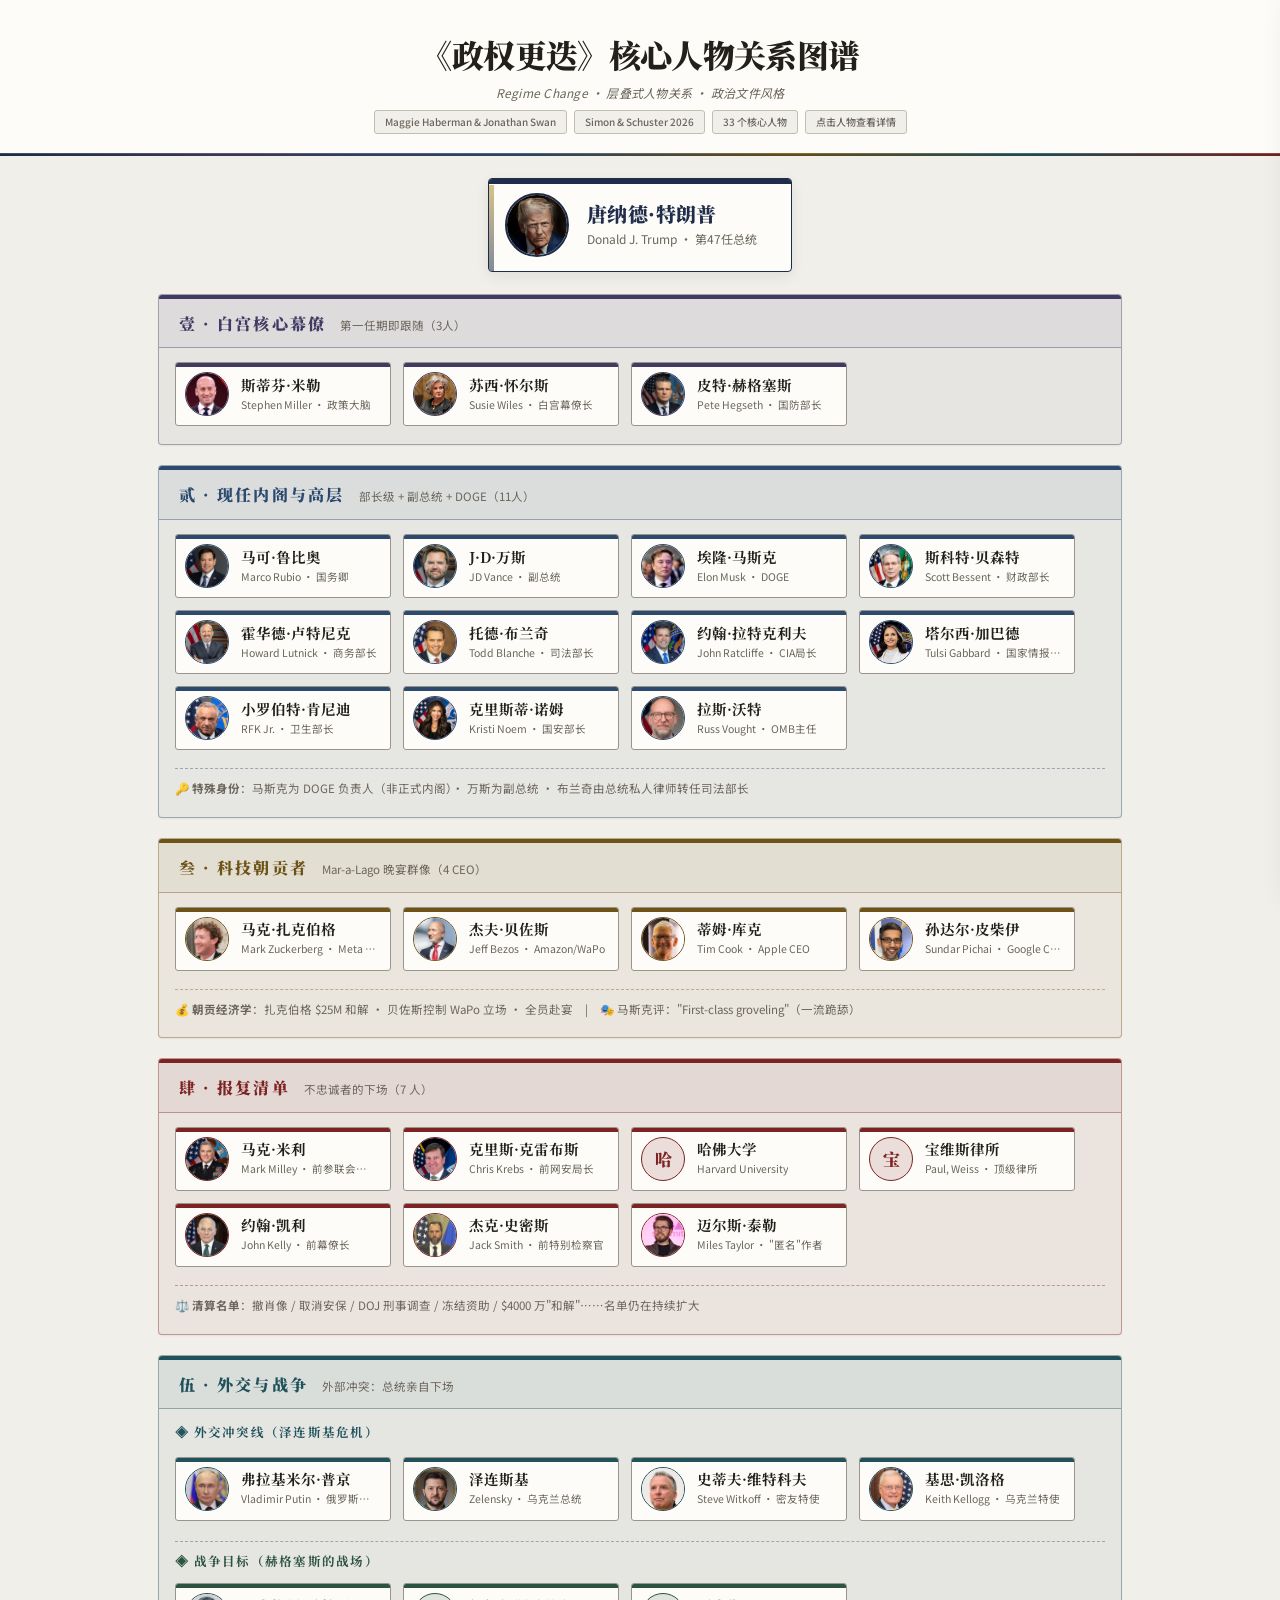
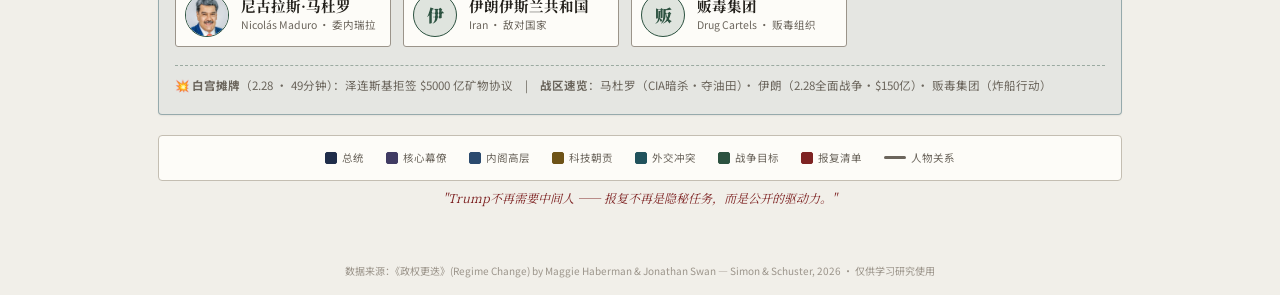
<file: 人物图谱.html>
<!DOCTYPE html>
<html lang="zh-CN">
<head>
<meta charset="UTF-8">
<meta name="viewport" content="width=device-width, initial-scale=1.0">
<title>《政权更迭》人物关系图谱</title>
<link rel="preconnect" href="https://fonts.googleapis.com">
<link href="https://fonts.googleapis.com/css2?family=Playfair+Display:wght@500;700;900&family=Noto+Serif+SC:wght@600;700;900&family=Noto+Sans+SC:wght@400;500;700&family=DM+Sans:ital,wght@0,400;0,500;0,700;1,400&display=swap" rel="stylesheet">
<style>
/* ===== BASE（复用原站点风格）===== */
:root {
  --ease-out-quart: cubic-bezier(0.25, 1, 0.5, 1);
  --ease-out-expo: cubic-bezier(0.16, 1, 0.3, 1);
  --surface-base: #F1EFE9;
  --surface-card: #FDFCF8;
  --text-primary: #23201B;
  --text-secondary: #6B655C;
  --text-tertiary: #9B948A;
  --border-light: #C4BEB2;
  --shadow-sm: 0 1px 2px rgba(26,22,18,.06);
  --shadow-md: 0 4px 14px rgba(26,22,18,.08);
}
*, *::before, *::after { margin: 0; padding: 0; box-sizing: border-box; }
html { font-size: 15px; scroll-behavior: smooth; }
body {
  font-family: 'Noto Sans SC', -apple-system, sans-serif;
  background: var(--surface-base);
  color: var(--text-primary);
  line-height: 1.55;
  min-height: 100vh;
}
/* ===== HEADER ===== */
.site-header { text-align: center; padding: 30px 24px 20px; background: var(--surface-card); border-bottom: 2px solid #23201B; position: relative; }
.site-header::after { content:''; position:absolute; bottom:-2px; left:0; right:0; height:3px; background: linear-gradient(90deg, #1F2D4A, #403B63 18%, #2B4A6E 40%, #6E5317 62%, #20525C 80%, #7E2323); opacity:.85; }
.site-title { font-family:'Playfair Display','Noto Serif SC',serif; font-size:clamp(22px,2.8vw,32px); font-weight:900; letter-spacing:-.02em; color:var(--text-primary); }
.site-subtitle { font-size:12px; color:var(--text-secondary); margin-top:4px; font-style:italic; letter-spacing:.02em; }
.site-meta { display:flex; justify-content:center; gap:7px; margin-top:8px; flex-wrap:wrap; }
.meta-tag { font-size:10px; padding:3px 10px; border-radius:3px; background:var(--surface-base); border:1px solid var(--border-light); color:var(--text-secondary); font-weight:500; }

/* ===== MAIN ===== */
.canvas-wrapper { max-width: 1000px; margin: 0 auto; padding: 22px 18px 40px; }
.graph-container { position: relative; }

/* ===== TRUMP CARD ===== */
.trump-wrap { display:flex; justify-content:center; margin-bottom: 22px; }
.trump-card {
  display:flex; align-items:center; gap:18px; padding:14px 34px 14px 16px;
  background: var(--surface-card); border:1.2px solid #1F2D4A; border-radius:4px;
  box-shadow: var(--shadow-md); cursor:pointer; position:relative; overflow:hidden;
  transition: all .25s var(--ease-out-quart);
}
.trump-card::before { content:''; position:absolute; top:0; left:0; right:0; height:5px; background:#1F2D4A; }
.trump-card::after { content:''; position:absolute; top:6px; left:0; bottom:0; width:5px; background:linear-gradient(180deg,#B8912F,#1F2D4A); opacity:.55; }
.trump-card:hover { transform: translateY(-2px); box-shadow: 0 8px 22px rgba(26,22,18,.12); }
.trump-card .avatar { width:64px; height:64px; border-radius:50%; object-fit:cover; border:2.5px solid #1F2D4A; }
.trump-card .node-name { font-family:'Noto Serif SC',serif; font-size:20px; font-weight:900; color:#1F2D4A; letter-spacing:.02em; }
.trump-card .node-role { font-size:12px; color:var(--text-secondary); margin-top:3px; }

/* ===== ZONES（层叠条带）===== */
.zone { margin-bottom:20px; border-radius:4px; overflow:hidden; border:1px solid var(--nc-b, #C4BEB2); box-shadow: var(--shadow-sm); }
.zone-head { display:flex; align-items:baseline; gap:14px; padding:13px 20px 11px; border-top:4px solid var(--nc); border-bottom:1px solid var(--nc-b, #C4BEB2); }
.zone-title { font-family:'Noto Serif SC','Playfair Display',serif; font-size:16px; font-weight:900; letter-spacing:.14em; color:var(--nc); white-space:nowrap; }
.zone-sub { font-size:11.5px; color:var(--text-secondary); }
.zone-body { padding:14px 16px 18px; display:flex; flex-wrap:wrap; gap:12px; }
.zone-body .fill-note { flex:1 1 100%; margin-top:6px; font-size:11.5px; color:var(--text-secondary); border-top:1px dashed var(--nc-b, #C4BEB2); padding-top:10px; line-height:1.7; }

/* ===== NODE CARD ===== */
.node {
  flex:0 1 216px; display:flex; align-items:center; gap:12px;
  padding:9px 13px 9px 9px; background:var(--surface-card);
  border:1px solid #9B948A; border-radius:3px; position:relative; overflow:hidden;
  cursor:pointer; transition: all .22s var(--ease-out-quart);
}
.node::before { content:''; position:absolute; top:0; left:0; right:0; height:4px; background:var(--nc); }
.node:hover { transform: translateY(-2px); box-shadow: var(--shadow-md); border-color:var(--nc); }
.node.selected { box-shadow: 0 0 0 2px var(--nc); }
.node.dimmed { opacity:.3; }
.avatar { width:44px; height:44px; border-radius:50%; object-fit:cover; border:1.6px solid var(--nc); flex-shrink:0; }
.badge { width:44px; height:44px; border-radius:50%; display:flex; align-items:center; justify-content:center; font-family:'Noto Serif SC',serif; font-weight:900; font-size:17px; color:var(--nc); background:var(--nb); border:1.6px solid var(--nc); flex-shrink:0; }
.node-info { min-width:0; }
.node-name { font-family:'Noto Serif SC',serif; font-size:14.5px; font-weight:700; color:#23201B; line-height:1.3; white-space:nowrap; overflow:hidden; text-overflow:ellipsis; }
.node-role { font-size:10.5px; color:var(--text-secondary); margin-top:2px; white-space:nowrap; overflow:hidden; text-overflow:ellipsis; }

/* ===== LEGEND ===== */
.legend-bar { display:flex; flex-wrap:wrap; justify-content:center; align-items:center; gap:10px 22px; padding:14px 20px; background:var(--surface-card); border:1px solid var(--border-light); border-radius:4px; margin-top:6px; }
.leg-group { display:flex; align-items:center; gap:5px; font-size:10.5px; color:var(--text-secondary); }
.leg-dot { width:12px; height:12px; border-radius:2px; border:1.2px solid; flex-shrink:0; }
.leg-line { display:inline-flex; align-items:center; gap:4px; font-size:10px; color:var(--text-secondary); }
.leg-bar { width:22px; height:2.5px; border-radius:2px; background:#6B655C; }

.site-footer { text-align:center; padding:16px 20px; font-size:10px; color:var(--text-tertiary); }
.quote-line { text-align:center; margin:8px 0 0; font-size:12px; color:#7E2323; font-style:italic; font-family:'Noto Serif SC',serif; }

/* ===== DETAIL OVERLAY（复用）===== */
.detail-overlay { position:fixed; top:0; right:-420px; width:400px; height:100vh; background:var(--surface-card); border-left:1px solid var(--border-light); box-shadow:-8px 0 30px rgba(26,22,18,.12); z-index:1000; overflow-y:auto; transition:right .4s var(--ease-out-expo); padding:28px 24px; }
.detail-overlay.open { right:0; }
.detail-backdrop { position:fixed; inset:0; background:rgba(26,22,18,.25); z-index:999; opacity:0; pointer-events:none; transition:opacity .35s; }
.detail-backdrop.open { opacity:1; pointer-events:auto; }
.do-close { float:right; width:30px; height:30px; border-radius:50%; border:1.5px solid var(--border-light); background:var(--surface-base); cursor:pointer; font-size:16px; color:var(--text-tertiary); display:flex; align-items:center; justify-content:center; font-family:inherit; transition:all .2s; }
.do-close:hover { background:#7E2323; border-color:#7E2323; color:#fff; }
.do-head { margin-bottom:18px; padding-bottom:14px; border-bottom:1px solid var(--border-light); clear:both; }
.do-name { font-family:'Playfair Display','Noto Serif SC',serif; font-size:22px; font-weight:900; line-height:1.2; }
.do-name-en { font-size:12px; color:var(--text-secondary); font-style:italic; margin-top:2px; }
.do-badge { display:inline-block; padding:5px 13px; border-radius:3px; font-size:10px; font-weight:700; letter-spacing:.04em; margin-top:8px; }
.do-section { margin-bottom:14px; }
.do-section h4 { font-size:10px; font-weight:700; letter-spacing:.08em; color:var(--text-tertiary); margin-bottom:5px; text-transform:uppercase; }
.do-section p { font-size:13px; line-height:1.72; color:var(--text-primary); }
.do-section ul { list-style:none; padding:0; }
.do-section li { font-size:12px; line-height:1.68; color:var(--text-primary); padding:3px 0 3px 13px; position:relative; }
.do-section li::before{content:'';position:absolute;left:0;top:10px;width:5px;height:2px;border-radius:1px;background:#403B63;opacity:.4;}
.do-quote { background:var(--surface-base); padding:10px 12px; border-radius:3px; border-left:3px solid #403B63; font-size:12px; font-style:italic; color:var(--text-secondary); margin:5px 0; line-height:1.62; }
.rel-item { display:flex; align-items:center; gap:7px; padding:7px 9px; border-radius:3px; margin-bottom:4px; background:var(--surface-base); border:1px solid var(--border-light); cursor:pointer; transition:all .2s; font-size:11.5px; }
.rel-item:hover { border-color:#403B63; transform:translateX(3px); }
.rel-avatar { width:24px; height:24px; border-radius:50%; display:flex; align-items:center; justify-content:center; font-size:10px; font-weight:700; color:#fff; flex-shrink:0; font-family:'Playfair Display',serif; }
.rel-info { flex:1; min-width:0; }
.rel-name { font-weight:600; white-space:nowrap; overflow:hidden; text-overflow:ellipsis; }
.rel-dir { font-size:9.5px; color:var(--text-tertiary); }
.rel-type { font-size:8px; font-weight:700; padding:2px 6px; border-radius:2px; white-space:nowrap; flex-shrink:0; }

@media (max-width: 760px) {
  .node { flex:1 1 100%; }
  .detail-overlay { width:100%; right:-100%; }
}
</style>
</head>
<body>

<header class="site-header">
  <h1 class="site-title">《政权更迭》核心人物关系图谱</h1>
  <p class="site-subtitle">Regime Change · 层叠式人物关系 · 政治文件风格</p>
  <div class="site-meta">
    <span class="meta-tag">Maggie Haberman &amp; Jonathan Swan</span>
    <span class="meta-tag">Simon &amp; Schuster 2026</span>
    <span class="meta-tag">33 个核心人物</span>
    <span class="meta-tag">点击人物查看详情</span>
  </div>
</header>
<div class="canvas-wrapper"><div class="graph-container"><div class="trump-wrap"><div class="trump-card" data-id="trump" onclick="showDetail('trump')" style="--nc:#1F2D4A"><img class="avatar" src="assets/people/trump.jpg" alt="唐纳德·特朗普"><div><div class="node-name">唐纳德·特朗普</div><div class="node-role">Donald J. Trump · 第47任总统</div></div></div></div>
<section class="zone" style="--nc:#403B63;--nc-b:rgba(64,59,99,0.4);background:rgba(64,59,99,0.05)">
  <div class="zone-head" style="background:rgba(64,59,99,0.06)"><span class="zone-title" style="--nc:#403B63">壹 · 白宫核心幕僚</span><span class="zone-sub">第一任期即跟随（3人）</span></div>
  <div class="zone-body"><div class="node" data-id="miller" onclick="showDetail('miller')" style="--nc:#403B63"><span class="node-bar" style="display:none"></span><img class="avatar" src="assets/people/miller.jpg" alt="斯蒂芬·米勒"><div class="node-info"><div class="node-name">斯蒂芬·米勒</div><div class="node-role">Stephen Miller · 政策大脑</div></div></div><div class="node" data-id="wiles" onclick="showDetail('wiles')" style="--nc:#403B63"><span class="node-bar" style="display:none"></span><img class="avatar" src="assets/people/wiles.jpg" alt="苏西·怀尔斯"><div class="node-info"><div class="node-name">苏西·怀尔斯</div><div class="node-role">Susie Wiles · 白宫幕僚长</div></div></div><div class="node" data-id="hegseth" onclick="showDetail('hegseth')" style="--nc:#403B63"><span class="node-bar" style="display:none"></span><img class="avatar" src="assets/people/hegseth.jpg" alt="皮特·赫格塞斯"><div class="node-info"><div class="node-name">皮特·赫格塞斯</div><div class="node-role">Pete Hegseth · 国防部长</div></div></div></div>
</section>
<section class="zone" style="--nc:#2B4A6E;--nc-b:rgba(43,74,110,0.4);background:rgba(43,74,110,0.05)">
  <div class="zone-head" style="background:rgba(43,74,110,0.06)"><span class="zone-title" style="--nc:#2B4A6E">贰 · 现任内阁与高层</span><span class="zone-sub">部长级 + 副总统 + DOGE（11人）</span></div>
  <div class="zone-body"><div class="node" data-id="rubio" onclick="showDetail('rubio')" style="--nc:#2B4A6E"><span class="node-bar" style="display:none"></span><img class="avatar" src="assets/people/rubio.jpg" alt="马可·鲁比奥"><div class="node-info"><div class="node-name">马可·鲁比奥</div><div class="node-role">Marco Rubio · 国务卿</div></div></div><div class="node" data-id="vance" onclick="showDetail('vance')" style="--nc:#2B4A6E"><span class="node-bar" style="display:none"></span><img class="avatar" src="assets/people/vance.jpg" alt="J·D·万斯"><div class="node-info"><div class="node-name">J·D·万斯</div><div class="node-role">JD Vance · 副总统</div></div></div><div class="node" data-id="musk" onclick="showDetail('musk')" style="--nc:#2B4A6E"><span class="node-bar" style="display:none"></span><img class="avatar" src="assets/people/musk.jpg" alt="埃隆·马斯克"><div class="node-info"><div class="node-name">埃隆·马斯克</div><div class="node-role">Elon Musk · DOGE</div></div></div><div class="node" data-id="bessent" onclick="showDetail('bessent')" style="--nc:#2B4A6E"><span class="node-bar" style="display:none"></span><img class="avatar" src="assets/people/bessent.jpg" alt="斯科特·贝森特"><div class="node-info"><div class="node-name">斯科特·贝森特</div><div class="node-role">Scott Bessent · 财政部长</div></div></div><div class="node" data-id="lutnick" onclick="showDetail('lutnick')" style="--nc:#2B4A6E"><span class="node-bar" style="display:none"></span><img class="avatar" src="assets/people/lutnick.jpg" alt="霍华德·卢特尼克"><div class="node-info"><div class="node-name">霍华德·卢特尼克</div><div class="node-role">Howard Lutnick · 商务部长</div></div></div><div class="node" data-id="blanche" onclick="showDetail('blanche')" style="--nc:#2B4A6E"><span class="node-bar" style="display:none"></span><img class="avatar" src="assets/people/blanche.jpg" alt="托德·布兰奇"><div class="node-info"><div class="node-name">托德·布兰奇</div><div class="node-role">Todd Blanche · 司法部长</div></div></div><div class="node" data-id="ratcliffe" onclick="showDetail('ratcliffe')" style="--nc:#2B4A6E"><span class="node-bar" style="display:none"></span><img class="avatar" src="assets/people/ratcliffe.jpg" alt="约翰·拉特克利夫"><div class="node-info"><div class="node-name">约翰·拉特克利夫</div><div class="node-role">John Ratcliffe · CIA局长</div></div></div><div class="node" data-id="gabbard" onclick="showDetail('gabbard')" style="--nc:#2B4A6E"><span class="node-bar" style="display:none"></span><img class="avatar" src="assets/people/gabbard.jpg" alt="塔尔西·加巴德"><div class="node-info"><div class="node-name">塔尔西·加巴德</div><div class="node-role">Tulsi Gabbard · 国家情报总监</div></div></div><div class="node" data-id="rfk" onclick="showDetail('rfk')" style="--nc:#2B4A6E"><span class="node-bar" style="display:none"></span><img class="avatar" src="assets/people/rfk.jpg" alt="小罗伯特·肯尼迪"><div class="node-info"><div class="node-name">小罗伯特·肯尼迪</div><div class="node-role">RFK Jr. · 卫生部长</div></div></div><div class="node" data-id="noem" onclick="showDetail('noem')" style="--nc:#2B4A6E"><span class="node-bar" style="display:none"></span><img class="avatar" src="assets/people/noem.jpg" alt="克里斯蒂·诺姆"><div class="node-info"><div class="node-name">克里斯蒂·诺姆</div><div class="node-role">Kristi Noem · 国安部长</div></div></div><div class="node" data-id="vought" onclick="showDetail('vought')" style="--nc:#2B4A6E"><span class="node-bar" style="display:none"></span><img class="avatar" src="assets/people/vought.jpg" alt="拉斯·沃特"><div class="node-info"><div class="node-name">拉斯·沃特</div><div class="node-role">Russ Vought · OMB主任</div></div></div>
    <div class="fill-note" style="--nc-b:rgba(43,74,110,0.4)">🔑 <b>特殊身份</b>：马斯克为 DOGE 负责人（非正式内阁）· 万斯为副总统 · 布兰奇由总统私人律师转任司法部长</div>
  </div>
</section>
<section class="zone" style="--nc:#6E5317;--nc-b:rgba(110,83,23,0.4);background:rgba(110,83,23,0.05)">
  <div class="zone-head" style="background:rgba(110,83,23,0.06)"><span class="zone-title" style="--nc:#6E5317">叁 · 科技朝贡者</span><span class="zone-sub">Mar-a-Lago 晚宴群像（4 CEO）</span></div>
  <div class="zone-body"><div class="node" data-id="zuck" onclick="showDetail('zuck')" style="--nc:#6E5317"><span class="node-bar" style="display:none"></span><img class="avatar" src="assets/people/zuck.jpg" alt="马克·扎克伯格"><div class="node-info"><div class="node-name">马克·扎克伯格</div><div class="node-role">Mark Zuckerberg · Meta CEO</div></div></div><div class="node" data-id="bezos" onclick="showDetail('bezos')" style="--nc:#6E5317"><span class="node-bar" style="display:none"></span><img class="avatar" src="assets/people/bezos.jpg" alt="杰夫·贝佐斯"><div class="node-info"><div class="node-name">杰夫·贝佐斯</div><div class="node-role">Jeff Bezos · Amazon/WaPo</div></div></div><div class="node" data-id="cook" onclick="showDetail('cook')" style="--nc:#6E5317"><span class="node-bar" style="display:none"></span><img class="avatar" src="assets/people/cook.jpg" alt="蒂姆·库克"><div class="node-info"><div class="node-name">蒂姆·库克</div><div class="node-role">Tim Cook · Apple CEO</div></div></div><div class="node" data-id="pichai" onclick="showDetail('pichai')" style="--nc:#6E5317"><span class="node-bar" style="display:none"></span><img class="avatar" src="assets/people/pichai.jpg" alt="孙达尔·皮柴伊"><div class="node-info"><div class="node-name">孙达尔·皮柴伊</div><div class="node-role">Sundar Pichai · Google CEO</div></div></div>
    <div class="fill-note" style="--nc-b:rgba(110,83,23,0.4)">💰 <b>朝贡经济学</b>：扎克伯格 $25M 和解 · 贝佐斯控制 WaPo 立场 · 全员赴宴　|　🎭 马斯克评："First-class groveling"（一流跪舔）</div>
  </div>
</section>
<section class="zone" style="--nc:#7E2323;--nc-b:rgba(126,35,35,0.4);background:rgba(126,35,35,0.05)">
  <div class="zone-head" style="background:rgba(126,35,35,0.06)"><span class="zone-title" style="--nc:#7E2323">肆 · 报复清单</span><span class="zone-sub">不忠诚者的下场（7 人）</span></div>
  <div class="zone-body"><div class="node" data-id="milley" onclick="showDetail('milley')" style="--nc:#7E2323"><span class="node-bar" style="display:none"></span><img class="avatar" src="assets/people/milley.jpg" alt="马克·米利"><div class="node-info"><div class="node-name">马克·米利</div><div class="node-role">Mark Milley · 前参联会主席</div></div></div><div class="node" data-id="krebs" onclick="showDetail('krebs')" style="--nc:#7E2323"><span class="node-bar" style="display:none"></span><img class="avatar" src="assets/people/krebs.jpg" alt="克里斯·克雷布斯"><div class="node-info"><div class="node-name">克里斯·克雷布斯</div><div class="node-role">Chris Krebs · 前网安局长</div></div></div><div class="node" data-id="harvard" onclick="showDetail('harvard')" style="--nc:#7E2323"><span class="node-bar" style="display:none"></span><span class="badge" style="--nc:#7E2323;--nb:rgba(126,35,35,0.14)">哈</span><div class="node-info"><div class="node-name">哈佛大学</div><div class="node-role">Harvard University</div></div></div><div class="node" data-id="pw" onclick="showDetail('pw')" style="--nc:#7E2323"><span class="node-bar" style="display:none"></span><span class="badge" style="--nc:#7E2323;--nb:rgba(126,35,35,0.14)">宝</span><div class="node-info"><div class="node-name">宝维斯律所</div><div class="node-role">Paul, Weiss · 顶级律所</div></div></div><div class="node" data-id="kelly" onclick="showDetail('kelly')" style="--nc:#7E2323"><span class="node-bar" style="display:none"></span><img class="avatar" src="assets/people/kelly.jpg" alt="约翰·凯利"><div class="node-info"><div class="node-name">约翰·凯利</div><div class="node-role">John Kelly · 前幕僚长</div></div></div><div class="node" data-id="smith" onclick="showDetail('smith')" style="--nc:#7E2323"><span class="node-bar" style="display:none"></span><img class="avatar" src="assets/people/smith.jpg" alt="杰克·史密斯"><div class="node-info"><div class="node-name">杰克·史密斯</div><div class="node-role">Jack Smith · 前特别检察官</div></div></div><div class="node" data-id="taylor" onclick="showDetail('taylor')" style="--nc:#7E2323"><span class="node-bar" style="display:none"></span><img class="avatar" src="assets/people/taylor.jpg" alt="迈尔斯·泰勒"><div class="node-info"><div class="node-name">迈尔斯·泰勒</div><div class="node-role">Miles Taylor · "匿名"作者</div></div></div>
    <div class="fill-note" style="--nc-b:rgba(126,35,35,0.4)">⚖️ <b>清算名单</b>：撤肖像 / 取消安保 / DOJ 刑事调查 / 冻结资助 / $4000 万"和解"……名单仍在持续扩大</div>
  </div>
</section>
<section class="zone" style="--nc:#20525C;--nc-b:rgba(32,82,92,0.4);background:rgba(32,82,92,0.05)">
  <div class="zone-head" style="background:rgba(32,82,92,0.06)"><span class="zone-title" style="--nc:#20525C">伍 · 外交与战争</span><span class="zone-sub">外部冲突：总统亲自下场</span></div>
  <div class="zone-body">
    <div style="flex:1 1 100%;font-family:'Noto Serif SC',serif;font-size:12.5px;font-weight:700;color:#20525C;letter-spacing:.1em;margin-bottom:2px;">◈ 外交冲突线（泽连斯基危机）</div>
    <div class="node" data-id="putin" onclick="showDetail('putin')" style="--nc:#20525C"><span class="node-bar" style="display:none"></span><img class="avatar" src="assets/people/putin.jpg" alt="弗拉基米尔·普京"><div class="node-info"><div class="node-name">弗拉基米尔·普京</div><div class="node-role">Vladimir Putin · 俄罗斯总统</div></div></div><div class="node" data-id="zelensky" onclick="showDetail('zelensky')" style="--nc:#20525C"><span class="node-bar" style="display:none"></span><img class="avatar" src="assets/people/zelensky.jpg" alt="泽连斯基"><div class="node-info"><div class="node-name">泽连斯基</div><div class="node-role">Zelensky · 乌克兰总统</div></div></div><div class="node" data-id="witkoff" onclick="showDetail('witkoff')" style="--nc:#20525C"><span class="node-bar" style="display:none"></span><img class="avatar" src="assets/people/witkoff.jpg" alt="史蒂夫·维特科夫"><div class="node-info"><div class="node-name">史蒂夫·维特科夫</div><div class="node-role">Steve Witkoff · 密友特使</div></div></div><div class="node" data-id="kellogg" onclick="showDetail('kellogg')" style="--nc:#20525C"><span class="node-bar" style="display:none"></span><img class="avatar" src="assets/people/kellogg.jpg" alt="基思·凯洛格"><div class="node-info"><div class="node-name">基思·凯洛格</div><div class="node-role">Keith Kellogg · 乌克兰特使</div></div></div>
    <div style="flex:1 1 100%;font-family:'Noto Serif SC',serif;font-size:12.5px;font-weight:700;color:#2C5240;letter-spacing:.1em;margin-top:8px;border-top:1px dashed rgba(32,82,92,0.4);padding-top:10px;">◈ 战争目标（赫格塞斯的战场）</div>
    <div class="node" data-id="maduro" onclick="showDetail('maduro')" style="--nc:#2C5240"><span class="node-bar" style="display:none"></span><img class="avatar" src="assets/people/maduro.jpg" alt="尼古拉斯·马杜罗"><div class="node-info"><div class="node-name">尼古拉斯·马杜罗</div><div class="node-role">Nicolás Maduro · 委内瑞拉</div></div></div><div class="node" data-id="iran" onclick="showDetail('iran')" style="--nc:#2C5240"><span class="node-bar" style="display:none"></span><span class="badge" style="--nc:#2C5240;--nb:rgba(44,82,64,0.14)">伊</span><div class="node-info"><div class="node-name">伊朗伊斯兰共和国</div><div class="node-role">Iran · 敌对国家</div></div></div><div class="node" data-id="cartels" onclick="showDetail('cartels')" style="--nc:#2C5240"><span class="node-bar" style="display:none"></span><span class="badge" style="--nc:#2C5240;--nb:rgba(44,82,64,0.14)">贩</span><div class="node-info"><div class="node-name">贩毒集团</div><div class="node-role">Drug Cartels · 贩毒组织</div></div></div>
    <div class="fill-note" style="--nc-b:rgba(44,82,64,0.4)">💥 <b>白宫摊牌</b>（2.28 · 49分钟）：泽连斯基拒签 $5000 亿矿物协议　|　<b>战区速览</b>：马杜罗（CIA暗杀·夺油田）· 伊朗（2.28全面战争·$150亿）· 贩毒集团（炸船行动）</div>
  </div>
</section>
<div class="legend-bar">
  <div class="leg-group"><span class="leg-dot" style="background:#1F2D4A;border-color:#1F2D4A"></span>总统</div>
  <div class="leg-group"><span class="leg-dot" style="background:#403B63;border-color:#403B63"></span>核心幕僚</div>
  <div class="leg-group"><span class="leg-dot" style="background:#2B4A6E;border-color:#2B4A6E"></span>内阁高层</div>
  <div class="leg-group"><span class="leg-dot" style="background:#6E5317;border-color:#6E5317"></span>科技朝贡</div>
  <div class="leg-group"><span class="leg-dot" style="background:#20525C;border-color:#20525C"></span>外交冲突</div>
  <div class="leg-group"><span class="leg-dot" style="background:#2C5240;border-color:#2C5240"></span>战争目标</div>
  <div class="leg-group"><span class="leg-dot" style="background:#7E2323;border-color:#7E2323"></span>报复清单</div>
  <div class="leg-group"><span class="leg-bar"></span>人物关系</div>
</div>
<p class="quote-line">"Trump不再需要中间人 —— 报复不再是隐秘任务，而是公开的驱动力。"</p>
</div></div>
<!-- Detail Sidebar Overlay -->
<div class="detail-backdrop" id="backdrop" onclick="closeDetail()"></div>
<aside class="detail-overlay" id="detailPanel"></aside>

<footer class="site-footer">
  数据来源：《政权更迭》(Regime Change) by Maggie Haberman &amp; Jonathan Swan — Simon &amp; Schuster, 2026 · 仅供学习研究使用
</footer>
<script>


/* ===== DATA ===== */
const NODES = {
  trump: { cn:'唐纳德·特朗普', en:'Donald J. Trump', role:'总统', roleEn:'核心决策者', badge:'"我是你们的报复"', layer:'trump',
    summary:'本书的中心人物。第二任期的Trump比第一任期更加不受约束、更无情、更"帝国主义化"。2020败选和四起刑事起诉非但没有摧毁他，反而成为最强大的政治资产。',
    quotes:['"I am your retribution." — 2023俄亥俄集会','"I alone can fix it." — 贯穿两任期核心理念'],
    traits:['私人恩怨→国家政策','表演式治理巩固基础','破坏三权分立制衡','司法起诉→政治资本'] },
  miller: { cn:'斯蒂芬·米勒', en:'Stephen Miller', role:'副幕僚长', roleEn:'政策大脑 / 复仇记账本', badge:'复仇记账本', layer:'loyal',
    summary:'Trump主义的思想建筑师。2016竞选起即为核心政策顾问，起草几乎所有行政令。书中称其为"复仇记账本"(revenge ledger)。',
    keyActions:['起草所有行政令（含Schedule F）','设计大规模移民驱逐方案','推动国内军事化政策','策划哈佛/顶级律所报复行动'],
    quotes:['Miller是Trump愤怒的"翻译器"——把冲动转化为可执行的政策文本'],
    relation:'思想供给者：Trump提供方向和愤怒，Miller将其转化为白纸黑字' },
  wiles: { cn:'苏西·怀尔斯', en:'Susie Wiles', role:'幕僚长', roleEn:'幕后操盘手 / 刹车片', badge:'刹车片', layer:'loyal',
    summary:'白宫幕僚长，团队唯一敢对Trump说"不"的人。控制信息流、管理媒体曝光节奏。与Miller较量中节节败退。',
    keyActions:['管理白宫日常运营','控制媒体曝光节奏','试图缓和极端政策','组织Mar-a-Lago科技晚宴'],
    quotes:['Wiles是最后的"刹车片"，但正在磨损殆尽'],
    relation:'日常管控：唯一能约束Trump的人，效果越来越有限' },
  rubio: { cn:'马可·鲁比奥', en:'Marco Rubio', role:'国务卿 + 国安顾问', roleEn:'双职（史无前例）', badge:'皈依者', layer:'loyal',
    summary:'全书最具戏剧性的人物弧光。2016称Trump为"骗子"，2024副总统候选人落选，最终以国务卿+国安顾问双职回归。',
    keyActions:['同时担任国务卿和国安顾问','主导委内瑞拉政权更迭计划','包装对伊朗战争的合法性'],
    quotes:['Rubio的转变代表共和党建制派向Trump主义的全面投降——是皈依(conversion)，非妥协'],
    relation:'外交执行：给Trump的冲动披上"政策外衣"' },
  hegseth: { cn:'皮特·赫格塞斯', en:'Pete Hegseth', role:'国防部长', roleEn:'战争机器 / 执行者', badge:'执行者', layer:'loyal',
    summary:'前Fox News主持人，无传统军方背景。书中描述其观看"处决视频"(snuff films)，清除国防部法律官并称jagoffs。',
    keyActions:['清除国防部法律顾问团队','ICE化学制剂+Black Hawk突袭','国民警卫队国内部署','执行炸船行动+伊朗全面战争'],
    quotes:['Hegseth把五角大楼变成了Trump的私人战争机器'],
    relation:'战争机器：指哪打哪，不问理由' },
  musk: { cn:'埃隆·马斯克', en:'Elon Musk', role:'DOGE 负责人', roleEn:'政府效率总监', badge:'局外人×局内人', layer:'cab',
    summary:'非传统内阁成员，领导新成立DOGE。常绕过Wiles直接向Trump汇报。与Miller结盟推行Schedule F。',
    keyActions:['领导DOGE削减联邦雇员','与Miller结盟Schedule F','绕过Wiles直接汇报','嘲讽同行："一流跪舔"'],
    quotes:['"First-class groveling." — 评价Zuckerberg和Bezos'],
    relation:'特殊盟友：独立权力基础的外部力量' },
  vance: { cn:'J·D·万斯', en:'JD Vance', role:'副总统', roleEn:'MAGA 接班人', badge:'继承人', layer:'cab',
    summary:'从写《乡巴佬悲歌》批评Trump文化的人，变成最忠诚副总统。代表MAGA新一代领导人。',
    keyActions:['协调参议院推进Trump议程','国际场合代表Trump','媒体捍卫Trump政策'], quotes:[], relation:'政治继承人' },
  gabbard: { cn:'塔尔西·加巴德', en:'Tulsi Gabbard', role:'国家情报总监', roleEn:'DNI / 前民主党人', badge:'前民主党人', layer:'cab',
    summary:'前民主党众议员转投Trump后获美国情报系统最高文职职位——领导17个情报机构。震惊整个情报界。',
    keyActions:['领导17个情报机构','重塑政治效忠模式','委内瑞拉秘密行动情报支持'], quotes:[], relation:'情报主管：为行动找"情报依据"' },
  rfk: { cn:'小罗伯特·肯尼迪', en:'Robert F. Kennedy Jr.', role:'卫生部长', roleEn:'反疫苗活动家', badge:'反疫苗活动家', layer:'cab',
    summary:'著名反疫苗活动家，肯尼迪家族成员。任命为卫生部长引发巨大争议。',
    keyActions:['改革FDA/CDC人事政策','质疑疫苗安全','推动医疗自由议程'], quotes:[], relation:'颠覆性任命：用局外人摧毁建制派领地' },
  zuck: { cn:'马克·扎克伯格', en:'Mark Zuckerberg', role:'Meta CEO', roleEn:'Meta 首席执行官', badge:'朝贡者', layer:'tech',
    summary:'Meta CEO，国会作证时公开批评Trump。2024后主动赴Mar-a-Lago朝贡，承诺不限内容，支付$25M和解金。',
    keyActions:['主动赴Mar-a-Lago晚宴','$25M赔偿金','解除账号限制'],
    quotes:['Zuckerberg的跪姿堪称教科书级别——从批评者到朝圣者完美诠释权力引力'],
    relation:'被迫效忠：商业利益压倒一切' },
  bezos: { cn:'杰夫·贝佐斯', en:'Jeff Bezos', role:'Amazon / 华盛顿邮报', roleEn:'Amazon 创始人', badge:'朝贡者', layer:'tech',
    summary:'亚马逊创始人、WaPo owner。WaPo报道多次激怒Trump，Bezos亲赴Mar-a-Lago修复关系。',
    keyActions:['控制WaPo编辑立场','寻求国防合同/云计算订单','参加Mar-a-Lago科技晚宴'], quotes:[],
    relation:'利益交换：最古老的华盛顿游戏' },
  cook: { cn:'蒂姆·库克', en:'Tim Cook', role:'Apple CEO', roleEn:'Apple 首席执行官', badge:'朝贡者', layer:'tech',
    summary:'苹果CEO，硅谷与Trump保持工作关系最久的高管。关税问题持续游说，维持表面友好。',
    keyActions:['关税游说','承诺增美国制造投资','参加每次科技聚会'], quotes:[],
    relation:'实用主义合作：不站队但不得罪' },
  pichai: { cn:'孙达尔·皮柴伊', en:'Sundar Pichai', role:'Google CEO', roleEn:'Alphabet 首席执行官', badge:'朝贡者', layer:'tech',
    summary:'Google/Alphabet CEO。面临DOJ历史性反垄断诉讼同时需维护白宫关系——硅谷最难钢丝。',
    keyActions:['应对DOJ反垄断诉讼','搜索算法调整','AI政府深度合作'], quotes:[],
    relation:'脆弱平衡：反垄断威胁下生存策略' },
  milley: { cn:'马克·米利', en:'Mark Milley', role:'前参联会主席', roleEn:'前军方高层', badge:'个人报复目标', layer:'enemy',
    summary:'前参联会主席，第一任期多次公开冲突。卸任后系统性报复：撤肖像、取消安保、可能军事法庭调查。',
    keyActions:['第一任期多次公开冲突','撤五角大楼肖像','安保完全取消'],
    quotes:['Milley是"叛徒"典型——不忠诚必须受惩罚'],
    relation:'个人恩怨：不忠诚=必须惩罚' },
  krebs: { cn:'克里斯·克雷布斯', en:'Chris Krebs', role:'前网络安全官员', roleEn:'前网络安全局长', badge:'报复目标', layer:'enemy',
    summary:'前CISA局长，因证实2020选举安全被解雇。第二任期面临DOJ调查，可能被控"叛国罪"。',
    keyActions:['证实2020选举安全（说真话）','因此被解雇','面临DOJ刑事调查'],
    quotes:['说真话成了报复目标——唯一"罪行"是专业判断'],
    relation:'真相的代价：专业判断vs政治忠诚二选一' },
  harvard: { cn:'哈佛大学', en:'Harvard University', role:'顶尖学府', roleEn:'学术机构', badge:'机构打击目标', layer:'enemy',
    summary:'最大机构报复目标之一。冻结$26亿联邦资助，面临$90亿总额威胁，被威胁取消免税资格。已起诉反击。',
    keyActions:['首批$26亿冻结','$90亿总威胁','威胁取消免税','已起诉反击'],
    quotes:['哈佛展示如何将联邦预算武器化'],
    relation:'意识形态敌人：精英大学=深层政府象征' },
  pw: { cn:'宝维斯律所', en:'Paul, Weiss', role:'顶级律所', roleEn:'Big Law', badge:'机构打击目标', layer:'enemy',
    summary:'代表特别检察官Jack Smith的顶级律所。被行政令威胁客户业务后，被迫承诺$4000万"公益服务"自保。',
    keyActions:['代理Jack Smith工作','$4000万"自愿和解"','其他律所纷纷投降'],
    quotes:['$4000万"自愿和解"——现代保护费(extortion money)'],
    relation:'杀鸡儆猴：震慑整个法律行业' },
  maduro: { cn:'尼古拉斯·马杜罗', en:'Nicolás Maduro', role:'委内瑞拉总统', roleEn:'外国领导人', badge:'CIA暗杀目标', layer:'war',
    summary:'CIA秘密行动目标。计划夺取全球最大石油储备并更换傀儡领导人。Rubio主导此行动。',
    keyActions:['CIA收集行踪','石油田夺取计划','政权更迭方案','Rubio外交孤立'],
    quotes:['马杜罗不知道有多少人在追踪他——CIA、特种部队、雇佣兵...'],
    relation:'Hegseth军事执行，Rubio外交包装' },
  iran: { cn:'伊朗伊斯兰共和国', en:'Islamic Republic of Iran', role:'战争对手', roleEn:'敌对国家', badge:'全面战争2026.2.28', layer:'war',
    summary:'2026.2.28 Trump加入以色列对伊朗全面战争。截至3月：13美军阵亡、200+受伤、$150亿+花费、霍尔木兹海峡关闭。',
    keyActions:['2026.2.28开战','$150亿+军费','霍尔木兹海峡关闭','油价飙升'],
    quotes:['"Operation Epic Wrath"——连名字都是表演性的'],
    relation:'最大对外冒险，Hegseth执行' },
  cartels: { cn:'贩毒集团', en:'Drug Cartels', role:'跨国犯罪组织', roleEn:'非国家行为体', badge:'炸船行动目标', layer:'war',
    summary:'"炸船行动"(Boat-Bombing Campaign)目标。死神无人机+地狱火导弹打快艇。幸存者求救仍遭补射——John Yoo都认为无法无天。',
    keyActions:['死神无人机猎杀快艇','地狱火导弹攻击','重新定义恐怖分子','10艘快艇2025.9-10击沉'],
    quotes:['连酷刑备忘录作者都认为无法无天——说明什么？'],
    relation:'唐氏门罗主义实践：西半球武力震慑中俄' },
  noem: { cn:'克里斯蒂·诺姆', en:'Kristi Noem', role:'国土安全部长', roleEn:'ICE 行动指挥', badge:'表演式治理', layer:'other',
    summary:'国土安全部长，负责执行大规模移民驱逐行动。书中刻画其"表演式治理"形象——在ICE行动现场跳舞，将执法现场变成政治宣传舞台。',
    keyActions:['指挥ICE大规模驱逐行动','行动现场表演性出镜','推动国内军事化执法'],
    quotes:['诺姆在行动现场跳舞的画面，是"表演式治理"最直观的注脚'],
    relation:'执行者：把移民执法变成政治剧场' },
  vought: { cn:'拉斯·沃特', en:'Russ Vought', role:'OMB 主任', roleEn:'预算武器化专家', badge:'预算武器化', layer:'other',
    summary:'白宫管理与预算办公室（OMB）主任，被誉为"预算武器化"专家——用联邦资金作为胁迫工具，对不服从的机构断供。哈佛$26亿冻结即出自其手。',
    keyActions:['设计哈佛$26亿冻结','联邦预算作为胁迫杠杆','威胁大学/律所资助'],
    quotes:['Vought把联邦预算变成了政治服从的杠杆'],
    relation:'工具化执行：让每一分钱都变成服从命令' },
  kelly: { cn:'约翰·凯利', en:'John Kelly', role:'前幕僚长', roleEn:'前海军陆战队上将', badge:'报复名单', layer:'other',
    summary:'特朗普第一任期的白宫幕僚长，退役四星上将。因公开批评特朗普（称其"法西斯主义倾向"）而进入报复名单，成为个人报复的又一目标。',
    keyActions:['第一任期担任幕僚长','公开批评Trump','进入第二任期报复名单'],
    quotes:['连最忠诚的前幕僚长都成了报复目标——忠诚的保质期有多长？'],
    relation:'前朝旧臣：批评总统=登上清算名单' },
  smith: { cn:'杰克·史密斯', en:'Jack Smith', role:'前特别检察官', roleEn:'四起起诉的核心人物', badge:'清算对象', layer:'other',
    summary:'特别检察官，主导对特朗普的四起刑事起诉。随着特朗普重返白宫，其调查团队被系统性清算，其代理律所（宝维斯等）成为报复目标。',
    keyActions:['主导四起刑事起诉','调查团队被系统性清算','代理律所被打击'],
    quotes:['起诉特朗普的人，最终自己成了清算对象'],
    relation:'司法追诉的象征：被报复的最大靶子' },
  taylor: { cn:'迈尔斯·泰勒', en:'Miles Taylor', role:'前国土安全部官员', roleEn:'"匿名"作者', badge:'"叛国罪"调查', layer:'other',
    summary:'前国土安全部高级官员，以"匿名"身份撰写《纽约时报》批评特朗普的文章，著有《警告》(A Warning)。第二任期面临"叛国罪"调查与安全许可吊销。',
    keyActions:['撰写"匿名"批评文章','出版《警告》一书','面临叛国罪调查'],
    quotes:['说真话的匿名者被追查——批评总统成了需要隐藏身份的事'],
    relation:'反叛者样本：被以"叛国罪"威慑' },
  bessent: { cn:'斯科特·贝森特', en:'Scott Bessent', role:'财政部长', roleEn:'华尔街老手 / 关税内斗主角', badge:'华尔街派', layer:'cab',
    summary:'华尔街对冲基金经理出身，特朗普第二任期的财政部长。在关税政策上与卢特尼克角力，主张谨慎渐进；马斯克擅闯其管辖的IRS引发"肉搏"。',
    keyActions:['基辅逼签矿物协议（泽连斯基拒签）','与马斯克"肉搏"（IRS风波）','90天暂停前苦劝特朗普转向'],
    quotes:['"市场马上开盘……你得转向谈判，因为你在融化。"'],
    relation:'建制派技术官僚：用专业对冲激进派，最终在关税内斗中胜出' },
  lutnick: { cn:'霍华德·卢特尼克', en:'Howard Lutnick', role:'商务部长', roleEn:'商人直觉派', badge:'商人直觉', layer:'cab',
    summary:'Cantor Fitzgerald 首席执行官出身，特朗普任命的商务部长。商人直觉驱动的激进派，在关税与矿物协议上与贝森特争锋。',
    keyActions:['推动激进关税议程','警告"市场要崩了，你会成为崩盘的责任人"','被特朗普骂"你现在软了，你是懦夫"'],
    quotes:['"我是你每月250亿的懦夫。"'],
    relation:'商人直觉派：为特朗普的贸易冲动提供"执行火力"' },
  blanche: { cn:'托德·布兰奇', en:'Todd Blanche', role:'司法部长', roleEn:'总统前私人律师', badge:'私人律师团', layer:'cab',
    summary:'特朗普的私人辩护律师出身，2024年特朗普刑事案的辩护人之一，第二任期出任副司法部长、后升任司法部长。',
    keyActions:['特朗普私人律师 → 副总检察长 → 司法部长','代表特朗普打刑事案','DOJ"私人律所化"的核心人物'],
    quotes:['布兰奇是"把DOJ领导层变成特朗普私人律所"的象征'],
    relation:'私人律师团：总统个人法律利益与联邦执法机器彻底融合' },
  ratcliffe: { cn:'约翰·拉特克利夫', en:'John Ratcliffe', role:'CIA 局长', roleEn:'忠诚情报官', badge:'忠诚情报', layer:'cab',
    summary:'前得州众议员，第一任期靠辩护特朗普挺过通俄调查上位。第二任期出任CIA局长，主导委内瑞拉等秘密行动的情报支持。',
    keyActions:['CIA局长（74-25确认）','主导马杜罗行踪情报','委内瑞拉行动情报支持'],
    quotes:['特朗普的顾虑："他会把CIA拆掉吗"——得到满意答复后任命'],
    relation:'忠诚情报官：把CIA变成总统的行动工具' },
  kellogg: { cn:'基思·凯洛格', en:'Keith Kellogg', role:'乌克兰特使', roleEn:'被架空的老将', badge:'被架空', layer:'other',
    summary:'80岁的退役中将，特朗普任命的乌克兰特使。带着六块演示板进椭圆办公室，却被当众羞辱，工作早已被秘密转给维特科夫。',
    keyActions:['带演示板进椭圆办公室被羞辱','被下令"你团队谁都不许跟俄罗斯人谈"','被维特科夫架空'],
    quotes:['"你团队里谁都不许跟俄罗斯人谈，因为我们在做交易。"'],
    relation:'被架空的老人：特朗普的"工具人"随时可弃' },
  witkoff: { cn:'史蒂夫·维特科夫', en:'Steve Witkoff', role:'中东特使', roleEn:'无外交经验的密友', badge:'另起炉灶', layer:'other',
    summary:'特朗普1980年代的律师、老友，纽约房地产商，无外交经验。经沙特王储引荐独自飞莫斯科见普京近3小时，打开美俄直通渠道。',
    keyActions:['独自飞莫斯科见普京近3小时','带回"流血挥拳油画"礼物','负责中东/俄乌直接谈判'],
    quotes:['普京的"礼物"：特朗普遇刺时流血挥拳的油画'],
    relation:'密友特使：特朗普用"自己人"绕过国务院' },
  zelensky: { cn:'沃洛德米尔·泽连斯基', en:'Volodymyr Zelensky', role:'乌克兰总统', roleEn:'被逼签协议的"盟邦"', badge:'结构性冲突', layer:'war',
    summary:'乌克兰总统，2025年2月28日椭圆办公室与特朗普、万斯发生49分钟公开冲突。他要"安全保证"，特朗普要"回收援助"——双方要的不是同一个东西。',
    keyActions:['拒签$5000亿矿物协议（"这是敲诈"）','2.28椭圆办公室公开摊牌','1:40pm 雨中离开白宫'],
    quotes:['"你说的哪种外交，JD？""你去过乌克兰吗？来一次。"'],
    relation:'交易秩序里的"盟友"：价签是明码标价的' },
  putin: { cn:'弗拉基米尔·普京', en:'Vladimir Putin', role:'俄罗斯总统', roleEn:'"强者"崇拜对象', badge:'强者崇拜', layer:'war',
    summary:'俄罗斯总统。特朗普第一任期即表现出对普京的迷恋（"他说的话我很信服"）。维特科夫带回的油画礼物是精准的心理投喂——特朗普羡慕他那种不受制约的权力。',
    keyActions:['接见维特科夫近3小时','赠送"流血挥拳油画"','四年来首次与特朗普通话90分钟'],
    quotes:['特朗普直接问："你是要整个乌克兰还是一部分"，普京答："不需要全部。"'],
    relation:'"强者"崇拜对象：特朗普在情感上站在强权一边' }
};

const CONNECTIONS = [
  {from:'trump', to:'miller', type:'lead', label:'思想供给'},
  {from:'trump', to:'wiles', type:'lead', label:'日常管控'},
  {from:'trump', to:'rubio', type:'lead', label:'外交执行'},
  {from:'trump', to:'hegseth', type:'lead', label:'战争机器'},
  {from:'miller', to:'musk', type:'delegate', label:'盟友协作'},
  {from:'wiles', to:'vance', type:'delegate', label:'委派协调'},
  {from:'rubio', to:'gabbard', type:'delegate', label:'情报委派'},
  {from:'hegseth', to:'rfk', type:'delegate', label:'委派'},
  {from:'zuck', to:'trump', type:'tribute', label:'效忠朝贡'},
  {from:'bezos', to:'trump', type:'tribute', label:'效忠朝贡'},
  {from:'cook', to:'trump', type:'tribute', label:'效忠朝贡'},
  {from:'pichai', to:'trump', type:'tribute', label:'效忠朝贡'},
  {from:'trump', to:'milley', type:'retribution', label:'个人报复'},
  {from:'trump', to:'krebs', type:'retribution', label:'政治清算'},
  {from:'trump', to:'harvard', type:'retribution', label:'机构打击'},
  {from:'trump', to:'pw', type:'retribution', label:'杀鸡儆猴'},
  {from:'hegseth', to:'maduro', type:'war', label:'军事执行'},
  {from:'hegseth', to:'iran', type:'war', label:'全面战争'},
  {from:'hegseth', to:'cartels', type:'war', label:'炸船行动'},
  {from:'trump', to:'bessent', type:'lead', label:'财政掌舵'},
  {from:'trump', to:'lutnick', type:'lead', label:'商务执行'},
  {from:'trump', to:'blanche', type:'lead', label:'私人律所'},
  {from:'trump', to:'ratcliffe', type:'lead', label:'情报掌舵'},
  {from:'bessent', to:'lutnick', type:'delegate', label:'关税内斗'},
  {from:'bessent', to:'musk', type:'delegate', label:'IRS"肉搏"'},
  {from:'trump', to:'kellogg', type:'lead', label:'架空弃用'},
  {from:'trump', to:'witkoff', type:'lead', label:'密友特使'},
  {from:'trump', to:'zelensky', type:'war', label:'逼签矿物协议'},
  {from:'trump', to:'putin', type:'delegate', label:'强者崇拜'},
  {from:'rubio', to:'zelensky', type:'war', label:'外交施压'},
  {from:'witkoff', to:'putin', type:'delegate', label:'莫斯科密会'}
];

const REL_TYPES = {
  lead:{label:'直接领导',color:'#4A4290',bg:'#E8E4F4'}, tribute:{label:'朝贡效忠',color:'#9A6B28',bg:'#FBF0DC'},
  retribution:{label:'报复打击',color:'#A63D2E',bg:'#FAE5E0'}, war:{label:'战争执行',color:'#1A7A5E',bg:'#DFF0EA'},
  delegate:{label:'委派协作',color:'#7A7268',bg:'#F0EDE8'}
};

const BADGE_STYLE = {
  trump:['#C4653A','#FFF'], loyal:['#4A4290','#FFF'], cab:['#1B6088','#FFF'],
  tech:['#9A6B28','#FFF'], enemy:['#A63D2E','#FFF'], war:['#1A7A5E','#FFF'],
  other:['#8A8278','#FFF']
};

/* ===== DETAIL PANEL ===== */
let currentId = null;

function showDetail(id) {
  currentId = id;
  const n = NODES[id];
  if (!n) return;
  const [bg, fg] = BADGE_STYLE[n.layer] || ['#CCC','#333'];
  const panel = document.getElementById('detailPanel');
  const backdrop = document.getElementById('backdrop');

  // Highlight selected node
  document.querySelectorAll('.node-card').forEach(r => r.classList.remove('selected'));
  const selNode = document.querySelector(`#node-${id} .node-card`);
  if (selNode) selNode.classList.add('selected');

  let h = `<button class="do-close" onclick="closeDetail()">&times;</button>
    <div class="do-head">
      <div class="do-name">${n.cn}</div>
      <div class="do-name-en">${n.en}</div>
      <div class="do-badge" style="background:${bg};color:${fg}">${n.badge}</div>
    </div>
    <div class="do-section"><h4>角色定位</h4><p>${n.role} <span style="font-size:10.5px;opacity:.6">· ${n.roleEn}</span></p></div>
    <div class="do-section"><h4>人物概述</h4><p>${n.summary}</p></div>`;

  if (n.keyActions && n.keyActions.length) {
    h += `<div class="do-section"><h4>关键行为</h4><ul>`; n.keyActions.forEach(a => { h += `<li>${a}</li>`; }); h += `</ul></div>`;
  }
  if (n.quotes && n.quotes.length) {
    h += `<div class="do-section"><h4>书中的评价</h4>`; n.quotes.forEach(q => { h += `<div class="do-quote">${q}</div>`; }); h += `</div>`;
  }
  if (n.relation) { h += `<div class="do-section"><h4>与 Trump 的关系</h4><p>${n.relation}</p></div>`; }
  if (n.traits && n.traits.length) {
    h += `<div class="do-section"><h4>核心特征</h4><ul>`; n.traits.forEach(t => { h += `<li>${t}</li>`; }); h += `</ul></div>`;
  }

  // Relation network
  const rels = CONNECTIONS.filter(c => c.from === id || c.to === id);
  if (rels.length > 0) {
    h += `<div class="do-section"><h4>关系网络 (${rels.length}条)</h4>`;
    rels.forEach(rel => {
      const otherId = rel.from === id ? rel.to : rel.from;
      const other = NODES[otherId];
      if (!other) return;
      const rt = REL_TYPES[rel.type];
      const [oBg] = BADGE_STYLE[other.layer] || ['#CCC'];
      const arrow = rel.from === id ? '→' : '←';
      const dirLabel = rel.from === id ? '他影响' : '影响他';
      const initial = other.cn.charAt(0);

      h += `<div class="rel-item" onclick="showDetail('${otherId}')">
        <div class="rel-avatar" style="background:${oBg}">${initial}</div>
        <div class="rel-info"><div class="rel-name">${other.cn}</div><div class="rel-dir">${dirLabel} · ${other.role}</div></div>
        <span class="rel-type" style="background:${rt.bg};color:${rt.color}">${rel.label || rt.label}</span>
      </div>`;
    });
    h += `</div>`;
  }

  panel.innerHTML = h;
  panel.classList.add('open');
  backdrop.classList.add('open');
}

function closeDetail() {
  currentId = null;
  document.querySelectorAll('.node-card').forEach(r => r.classList.remove('selected'));
  document.getElementById('detailPanel').classList.remove('open');
  document.getElementById('backdrop').classList.remove('open');
}

// Keyboard escape
document.addEventListener('keydown', e => { if (e.key === 'Escape') closeDetail(); });


</script>
</body>
</html>
</file>
<file: shared.css>
/* ============================================================
   《政权更迭》读书分享站点 — 共享样式
   设计语言：暖色编辑风 (Warm Editorial)
   与人物关系图谱 v5 保持一致
   ============================================================ */
:root {
  /* Typography */
  --font-serif: 'Playfair Display', 'Noto Serif SC', Georgia, serif;
  --font-sans: 'DM Sans', 'Noto Sans SC', -apple-system, sans-serif;

  /* Surfaces */
  --surface-base: #F5F3EF;
  --surface-card: #FFFDF9;
  --surface-deep: #EDE8E0;

  /* Text */
  --text-primary: #1A1612;
  --text-secondary: #5C534A;
  --text-tertiary: #8E857D;

  /* Borders & shadows */
  --border-light: #DDD6CC;
  --border-mid: #C9C0B4;
  --shadow-sm: 0 1px 2px rgba(26,22,18,.06);
  --shadow-md: 0 4px 14px rgba(26,22,18,.08);
  --shadow-lg: 0 12px 32px rgba(26,22,18,.12);

  /* Layer colors — warm editorial palette */
  --c-trump: #C4653A;
  --c-trump-dark: #6B2E12;
  --c-trump-bg: #FDE8DD;
  --c-loyal: #4A4290;
  --c-loyal-dark: #26215C;
  --c-loyal-bg: #E8E4F4;
  --c-cab: #1B6088;
  --c-cab-dark: #042C53;
  --c-cab-bg: #DFECF5;
  --c-tech: #9A6B28;
  --c-tech-dark: #412402;
  --c-tech-bg: #FBF0DC;
  --c-enemy: #A63D2E;
  --c-enemy-dark: #501313;
  --c-enemy-bg: #FAE5E0;
  --c-war: #1A7A5E;
  --c-war-dark: #04342C;
  --c-war-bg: #DFF0EA;
  --c-delegate: #7A7268;

  /* Motion */
  --ease-out-quart: cubic-bezier(0.25, 1, 0.5, 1);
  --ease-out-expo: cubic-bezier(0.16, 1, 0.3, 1);
}

*, *::before, *::after { margin: 0; padding: 0; box-sizing: border-box; }
html { font-size: 15px; scroll-behavior: smooth; }

body {
  font-family: var(--font-sans);
  background: var(--surface-base);
  color: var(--text-primary);
  line-height: 1.6;
  min-height: 100vh;
}

@media (prefers-reduced-motion: reduce) {
  *, *::before, *::after { animation-duration: 0.01ms !important; transition-duration: 0.01ms !important; }
}

/* ===== SITE HEADER ===== */
.site-header {
  text-align: center;
  padding: 30px 24px 20px;
  background: var(--surface-card);
  border-bottom: 1px solid var(--border-light);
  position: relative;
}
.site-header::after {
  content: '';
  position: absolute;
  bottom: 0; left: 0; right: 0;
  height: 2px;
  background: linear-gradient(90deg,
    var(--c-trump), var(--c-loyal) 20%, var(--c-cab) 40%,
    var(--c-tech) 65%, var(--c-enemy) 82%, var(--c-war));
  opacity: .45;
}
.site-title {
  font-family: var(--font-serif);
  font-size: clamp(22px, 2.8vw, 32px);
  font-weight: 900;
  letter-spacing: -.02em;
  color: var(--text-primary);
  line-height: 1.15;
}
.site-subtitle {
  font-size: 11px;
  color: var(--text-secondary);
  margin-top: 3px;
  font-style: italic;
  letter-spacing: .02em;
}
.site-meta { display: flex; justify-content: center; gap: 7px; margin-top: 8px; flex-wrap: wrap; }
.meta-tag {
  font-size: 9.5px; padding: 2.5px 9px; border-radius: 14px;
  background: var(--surface-base); border: 1px solid var(--border-light);
  color: var(--text-tertiary); font-weight: 500;
}

/* ===== NAV BAR ===== */
.nav-bar {
  display: flex; justify-content: center; align-items: center;
  gap: 4px; padding: 10px 16px;
  background: var(--surface-card);
  border-bottom: 1px solid var(--border-light);
  position: sticky; top: 0; z-index: 100;
  flex-wrap: wrap;
}
.nav-link {
  font-family: inherit;
  font-size: 11.5px; font-weight: 500;
  padding: 6px 14px; border-radius: 16px;
  border: 1.5px solid var(--border-light);
  background: transparent;
  color: var(--text-secondary);
  cursor: pointer;
  text-decoration: none;
  transition: all .25s var(--ease-out-quart);
}
.nav-link:hover { border-color: var(--c-loyal); color: var(--c-loyal-dark); }
.nav-link.active {
  background: var(--c-loyal); border-color: var(--c-loyal);
  color: #fff;
}

/* ===== PAGE CONTAINER ===== */
.page { max-width: 1060px; margin: 0 auto; padding: 28px 20px 48px; }

/* Section title */
.sec-head { margin-bottom: 22px; }
.sec-eyebrow {
  font-size: 9.5px; font-weight: 700; letter-spacing: .14em;
  color: var(--text-tertiary); text-transform: uppercase;
  margin-bottom: 5px;
}
.sec-title {
  font-family: var(--font-serif);
  font-size: clamp(19px, 2.4vw, 26px);
  font-weight: 900; letter-spacing: -.01em;
  color: var(--text-primary);
}
.sec-desc { font-size: 12.5px; color: var(--text-secondary); margin-top: 6px; max-width: 640px; }

/* ===== FOOTER ===== */
.site-footer {
  text-align: center; padding: 16px 20px;
  font-size: 9.5px; color: var(--text-tertiary);
  margin-top: 12px;
  border-top: 1px solid var(--border-light);
  background: var(--surface-card);
}

/* ===== ANIMATIONS ===== */
@keyframes fadeUp {
  from { opacity: 0; transform: translateY(14px); }
  to { opacity: 1; transform: translateY(0); }
}
.fade-up { animation: fadeUp .55s var(--ease-out-expo) both; }
.d-1 { animation-delay: .08s; } .d-2 { animation-delay: .16s; }
.d-3 { animation-delay: .24s; } .d-4 { animation-delay: .32s; }
.d-5 { animation-delay: .40s; } .d-6 { animation-delay: .48s; }

/* ===== RESPONSIVE ===== */
@media (max-width: 720px) {
  .page { padding: 20px 14px 40px; }
}
</file>
